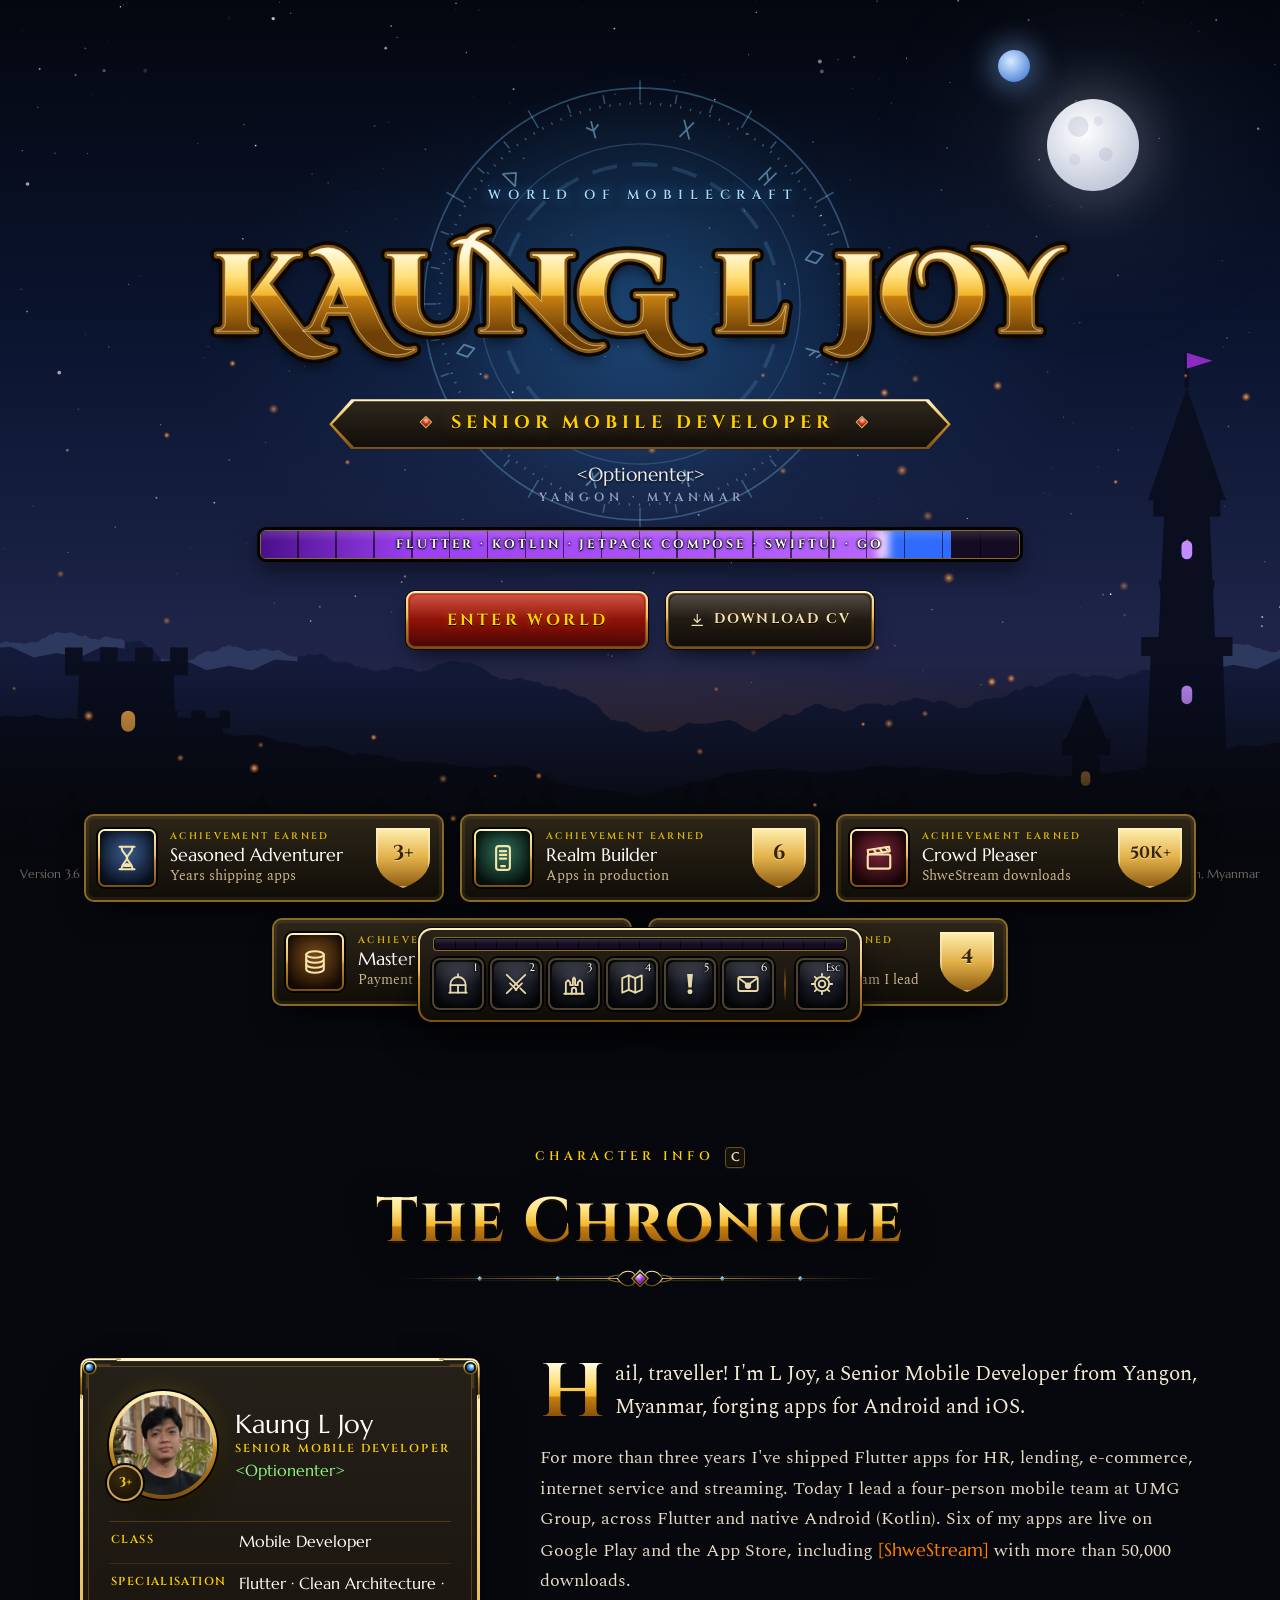
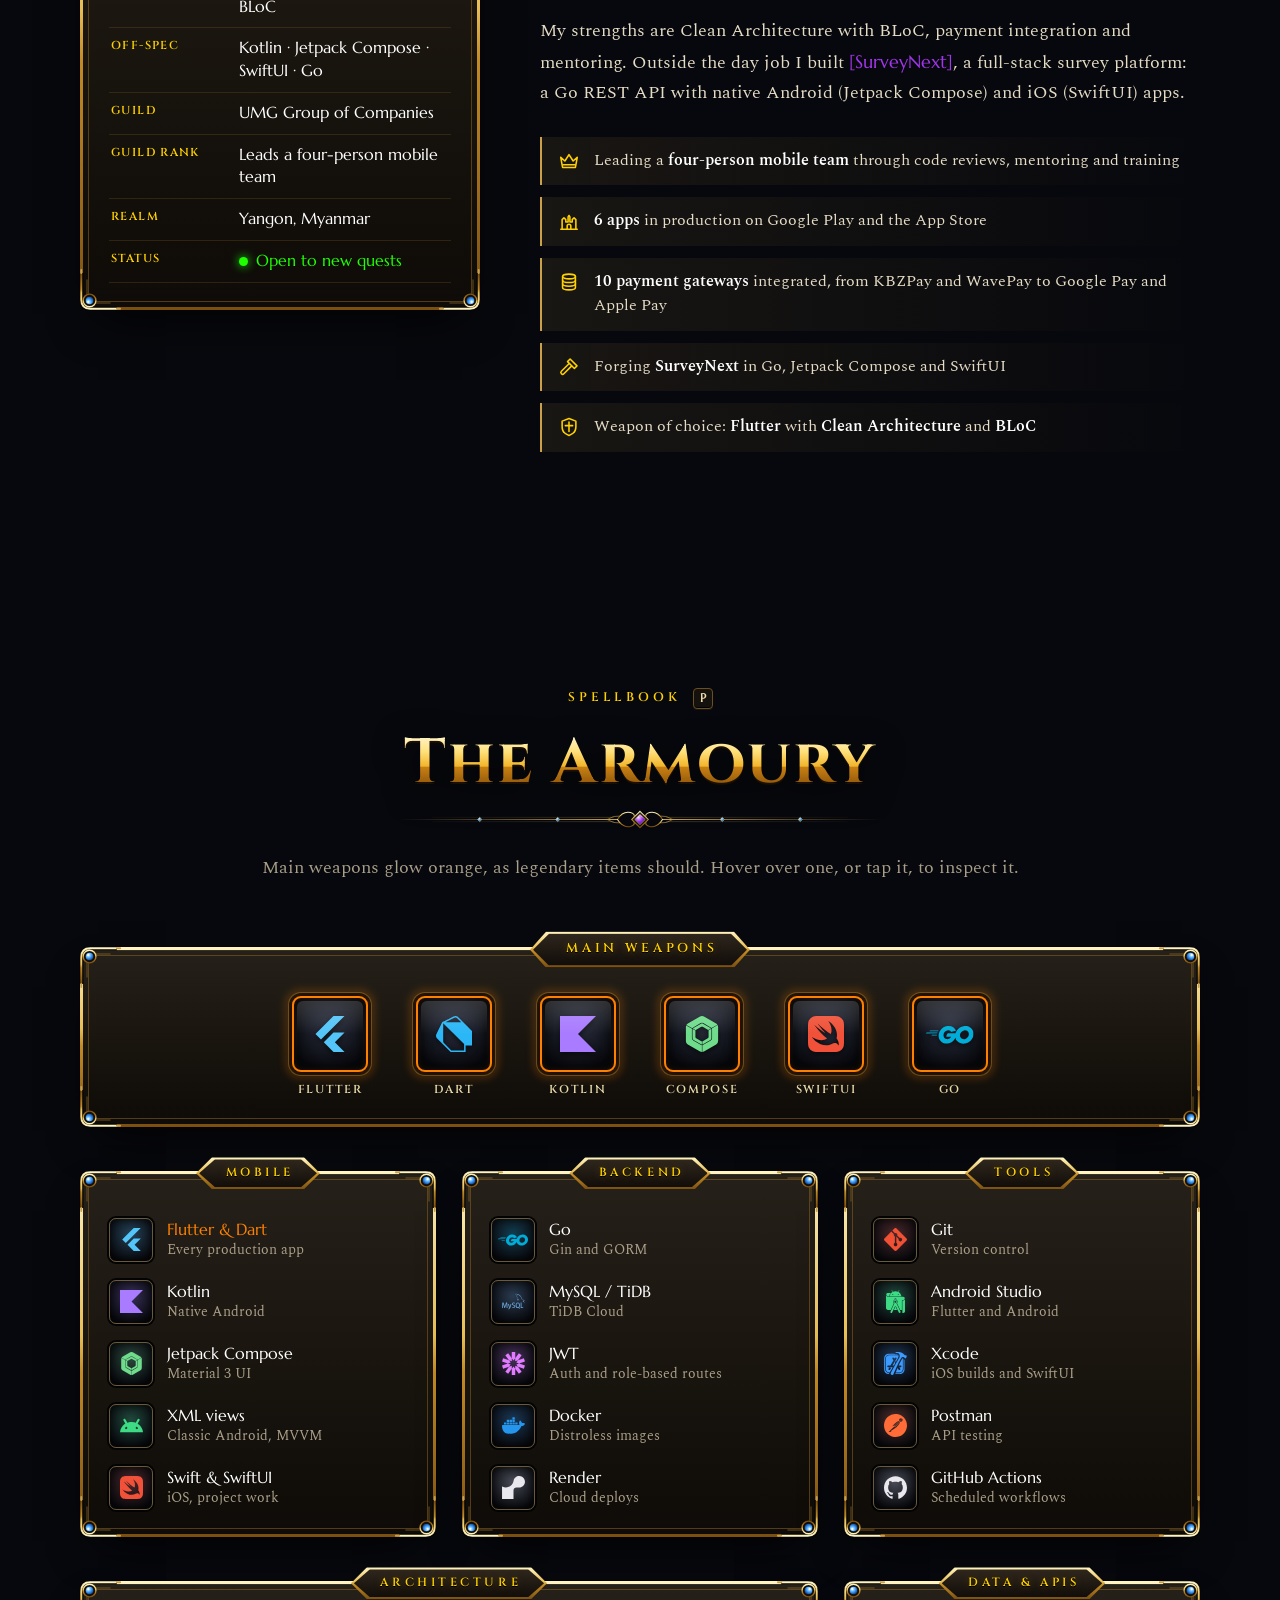
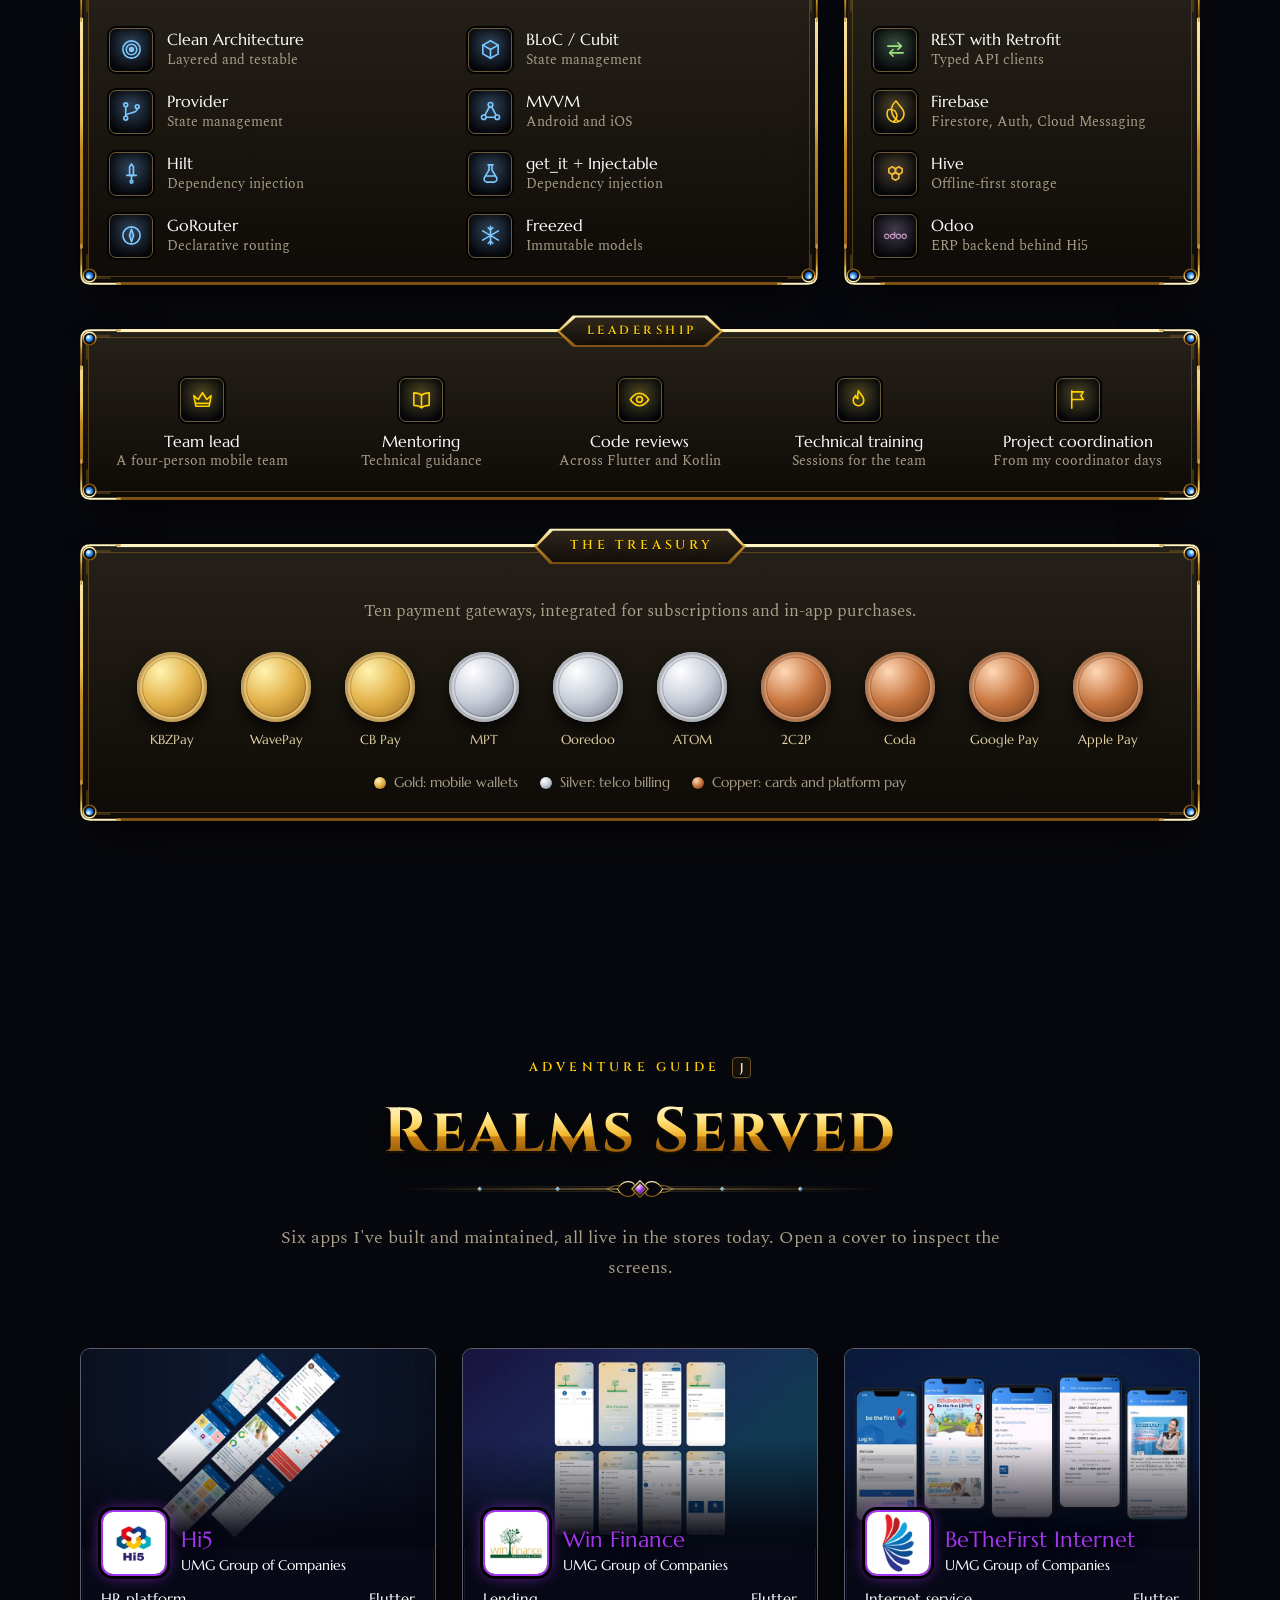
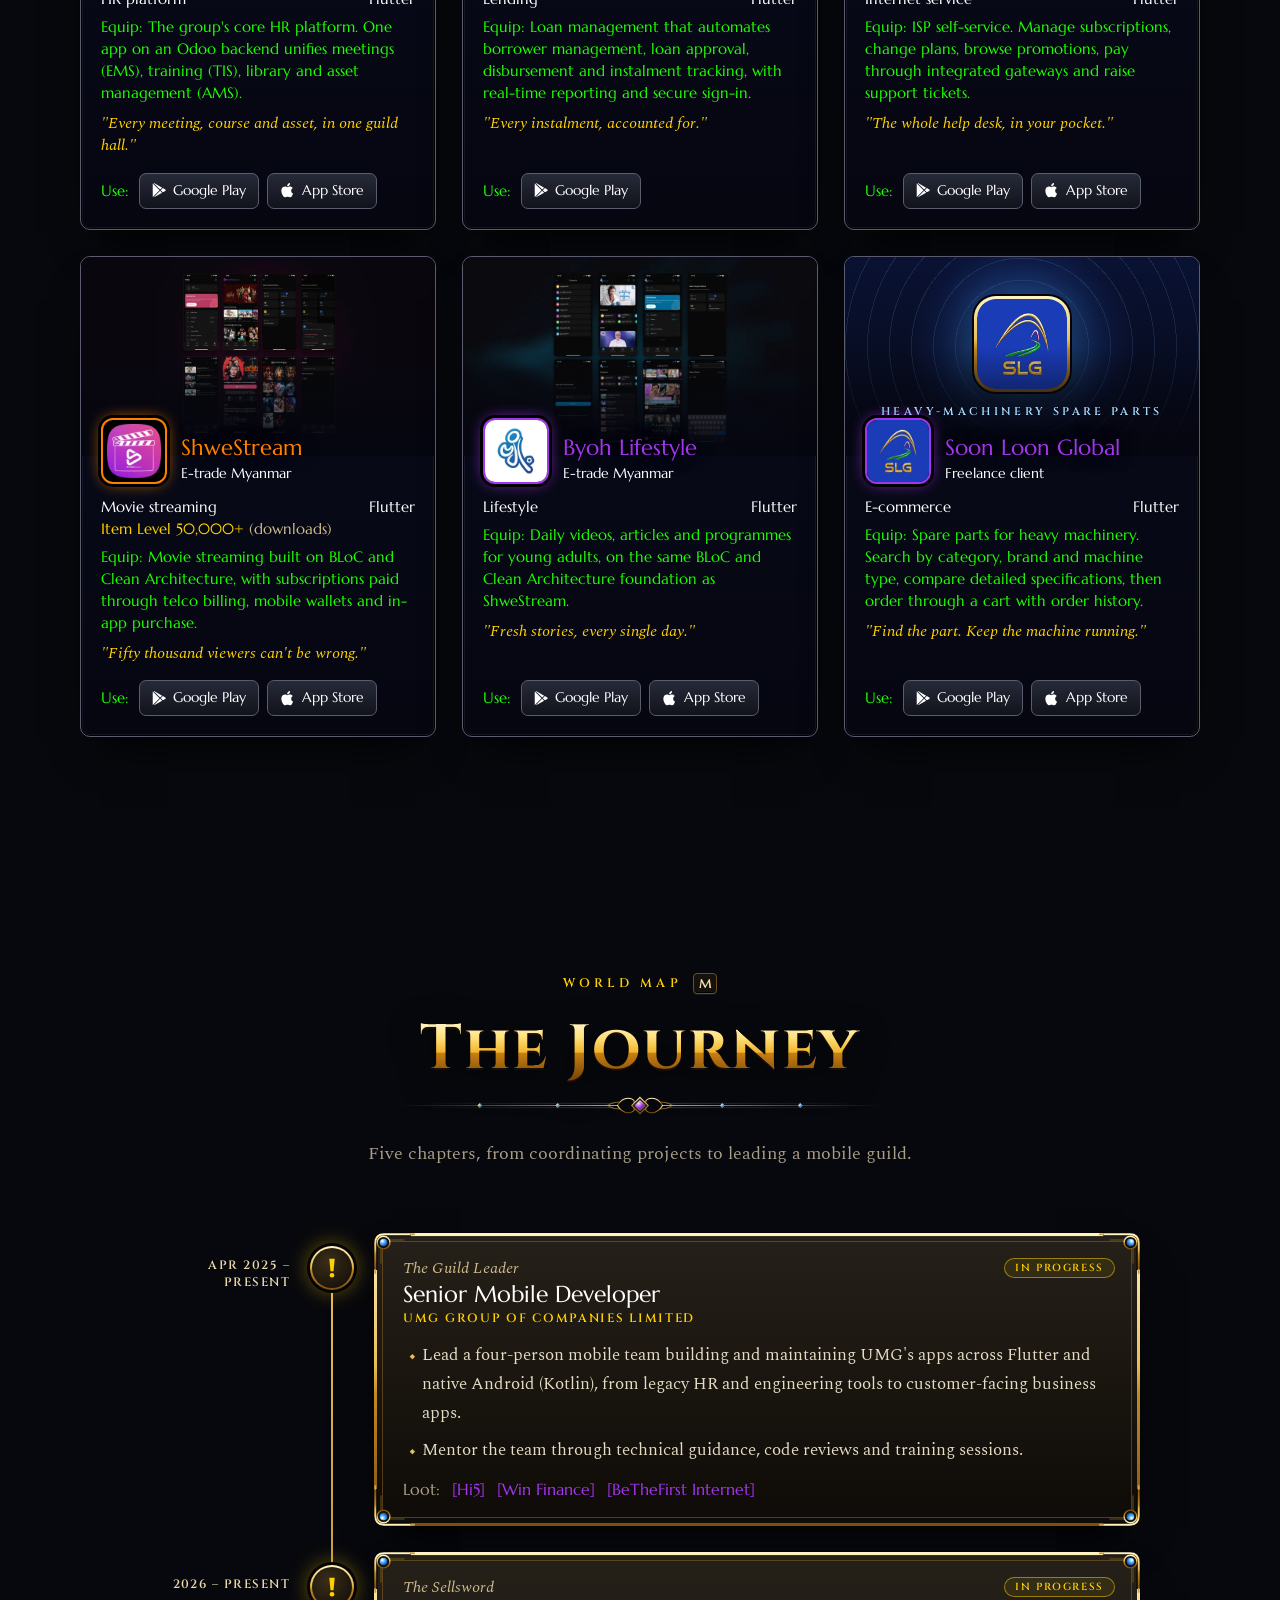
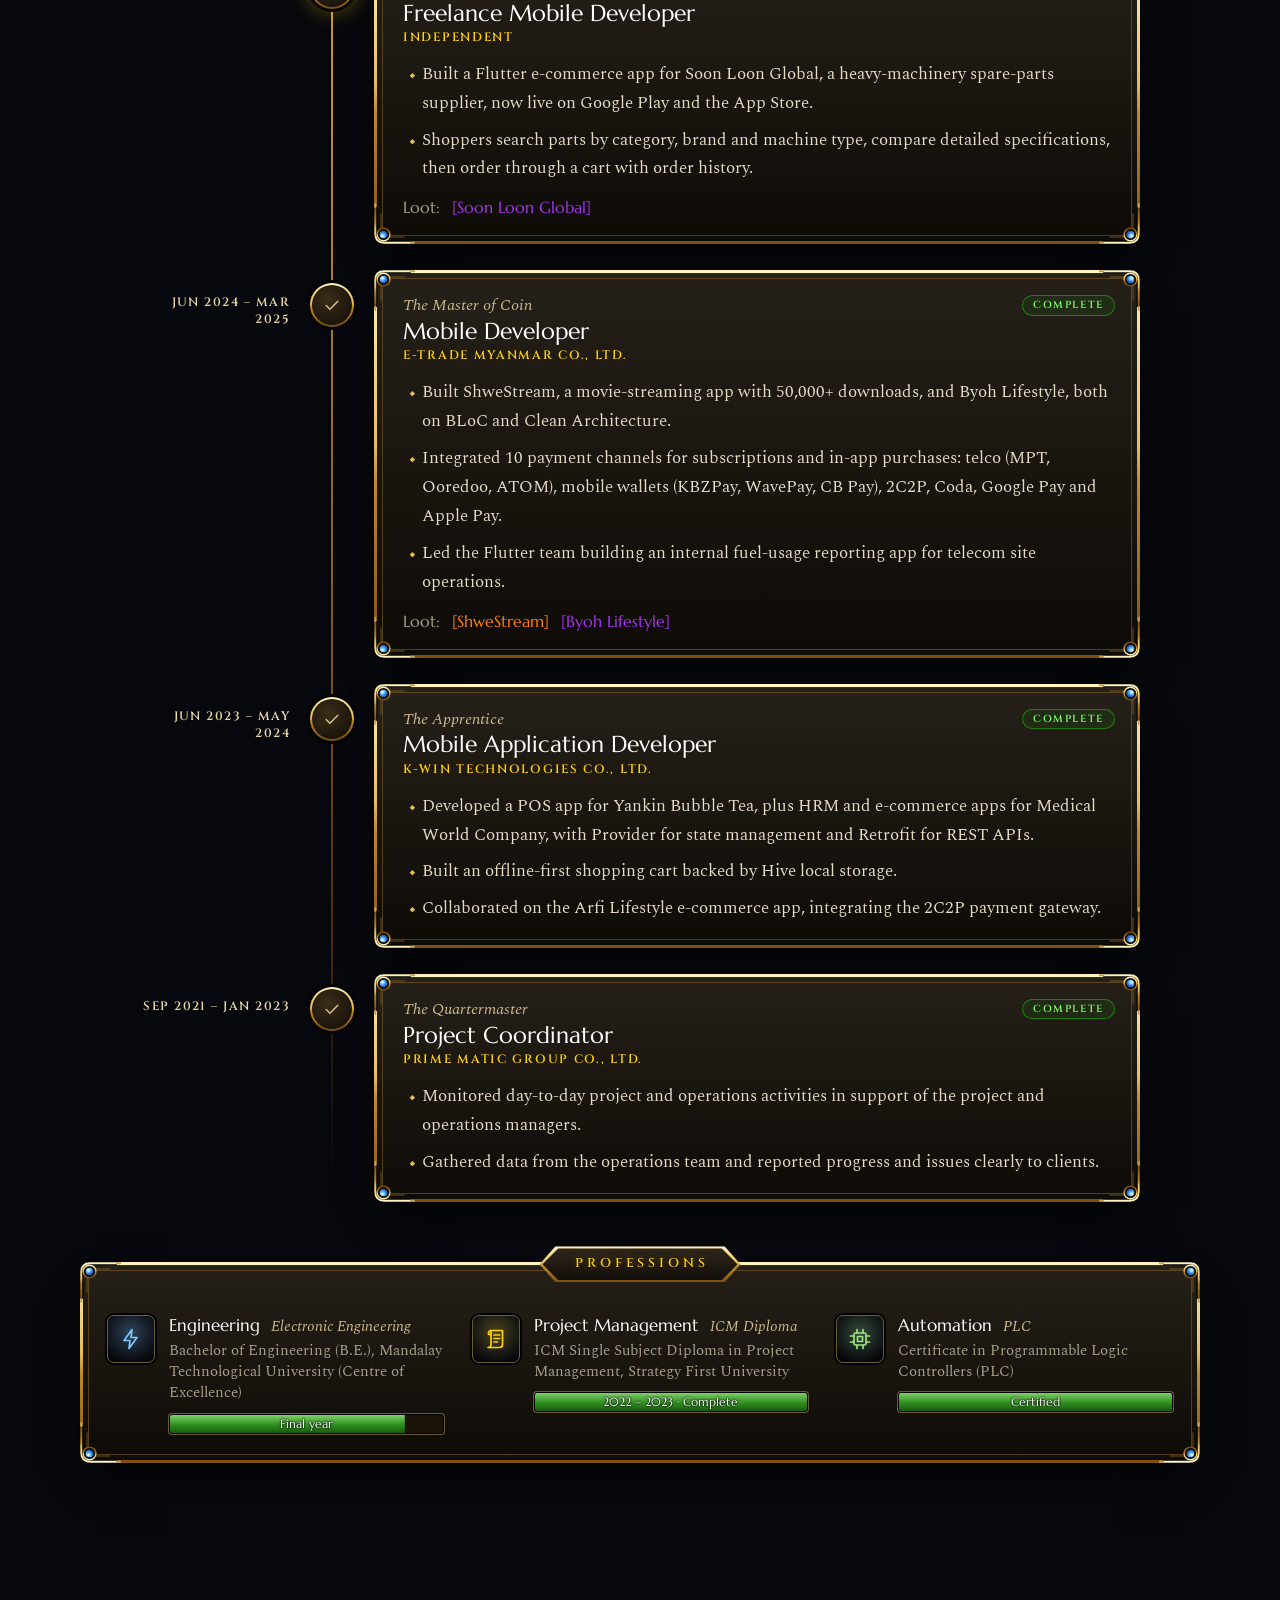
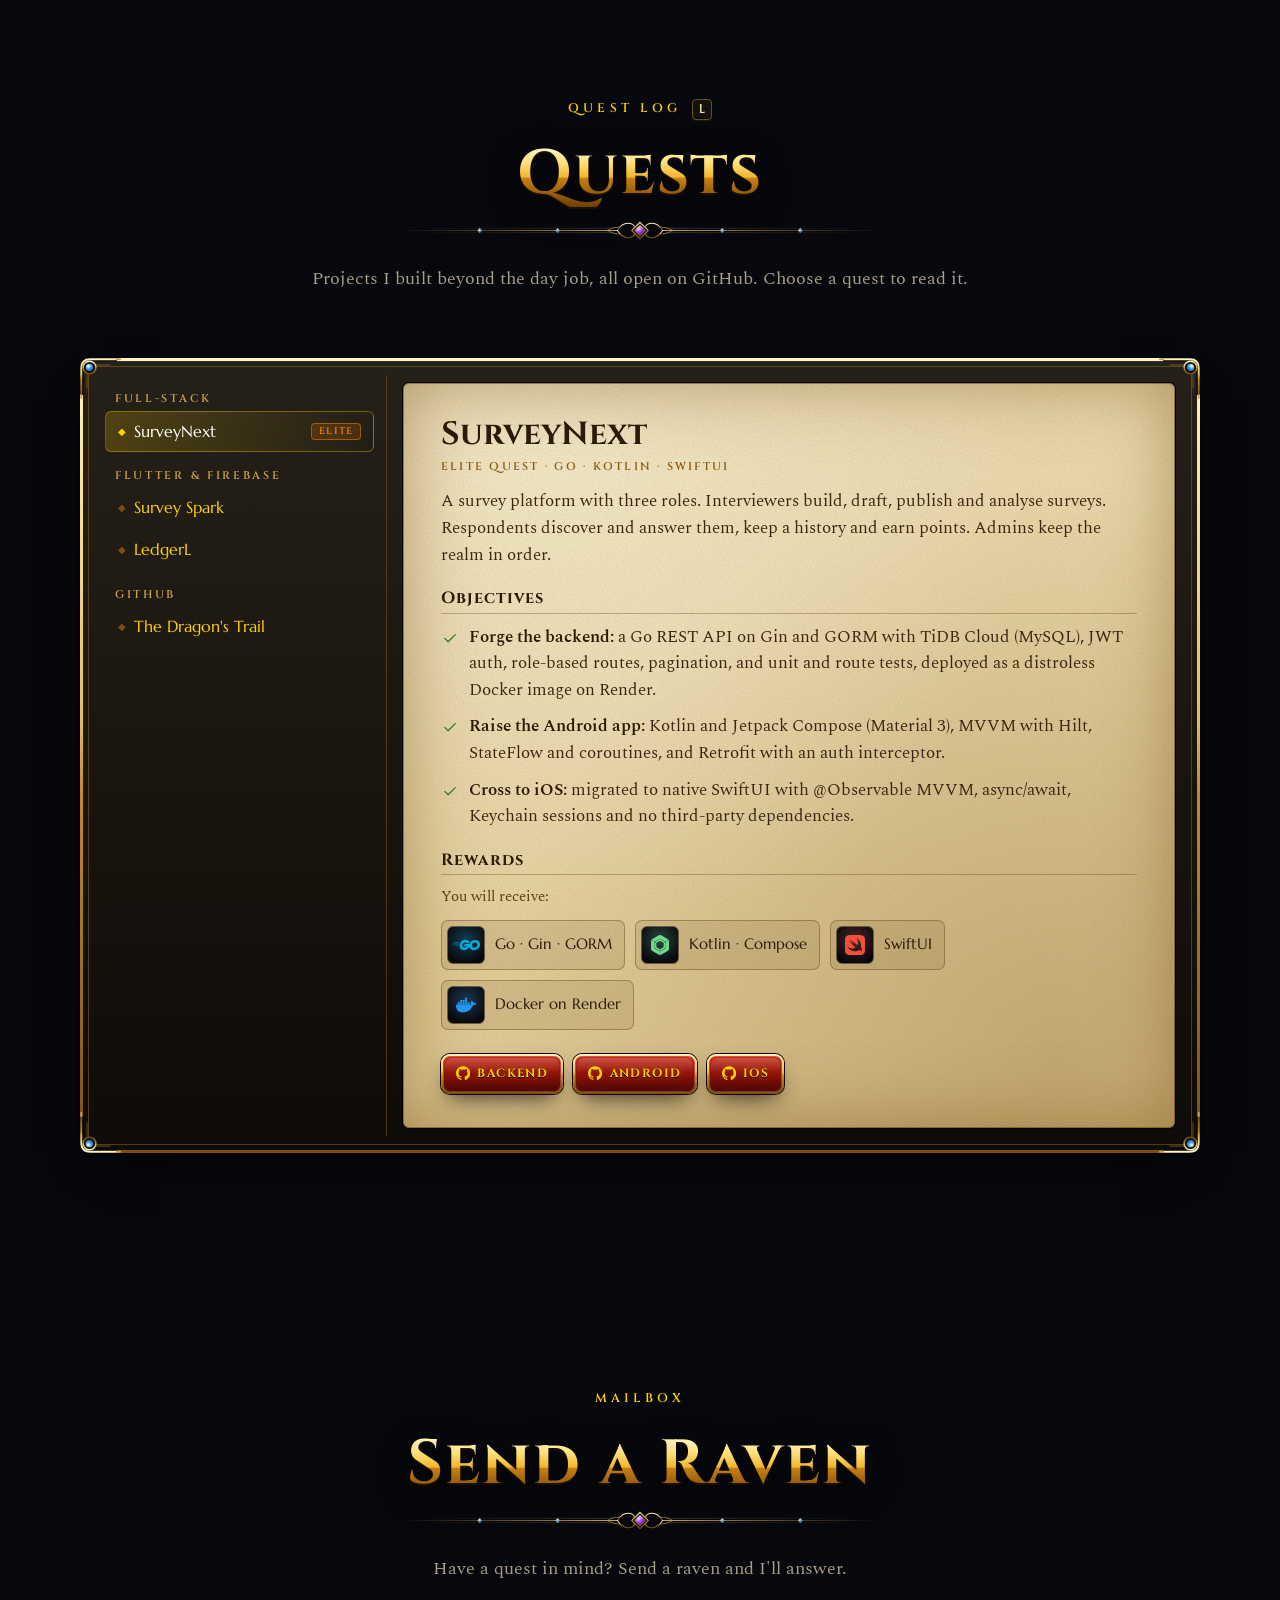
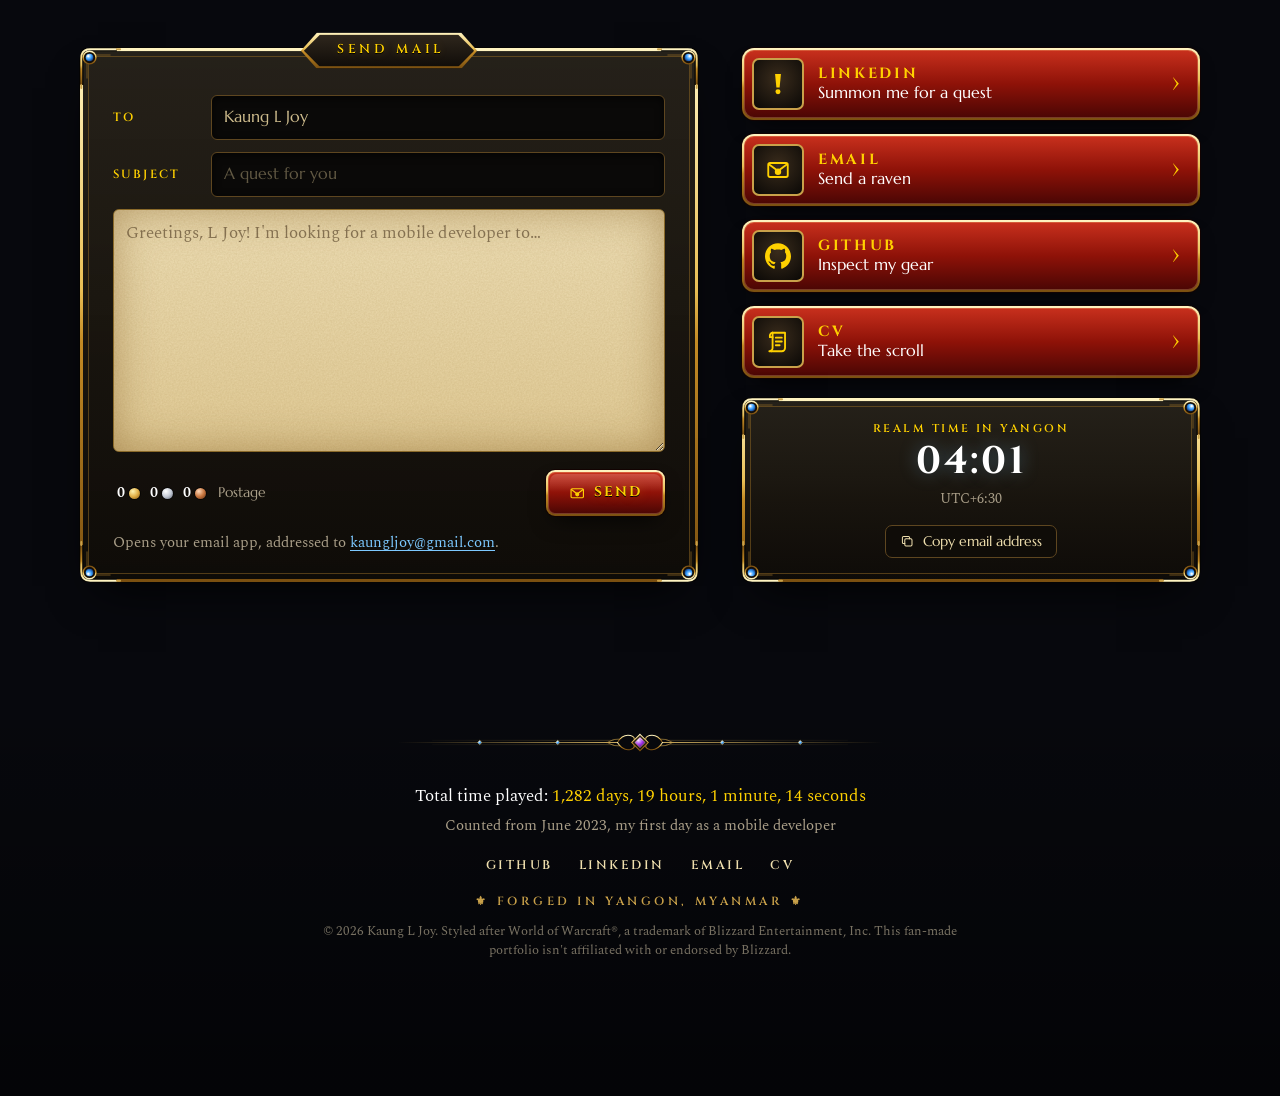
<file: index.html>
<!doctype html>
<html lang="en" class="no-js">
<head>
  <meta charset="utf-8">
  <meta name="viewport" content="width=device-width, initial-scale=1, viewport-fit=cover">
  <title>Kaung L Joy · Senior Mobile Developer</title>
  <meta name="description" content="Kaung L Joy is a Senior Mobile Developer in Yangon, Myanmar, building Flutter, Kotlin and SwiftUI apps with Go backends. Six apps in production, including ShweStream with 50,000+ downloads.">
  <meta name="author" content="Kaung L Joy">
  <meta name="theme-color" content="#07080d">
  <meta name="color-scheme" content="dark">
  <link rel="canonical" href="https://gen-lj.github.io/">

  <meta property="og:type" content="website">
  <meta property="og:site_name" content="Kaung L Joy">
  <meta property="og:url" content="https://gen-lj.github.io/">
  <meta property="og:title" content="Kaung L Joy · Senior Mobile Developer">
  <meta property="og:description" content="Flutter · Kotlin · Jetpack Compose · SwiftUI · Go. Six apps in production, ten payment gateways and a four-person mobile team, told as a World of Warcraft–style chronicle.">
  <meta property="og:image" content="https://gen-lj.github.io/assets/img/og.png">
  <meta property="og:image:width" content="1200">
  <meta property="og:image:height" content="630">
  <meta property="og:image:alt" content="Kaung L Joy, Senior Mobile Developer, in carved gold lettering over a night sky">
  <meta name="twitter:card" content="summary_large_image">

  <link rel="icon" href="favicon.svg" type="image/svg+xml">
  <link rel="icon" href="favicon-32.png" sizes="32x32" type="image/png">
  <link rel="apple-touch-icon" href="apple-touch-icon.png">
  <link rel="manifest" href="site.webmanifest">

  <link rel="preconnect" href="https://fonts.googleapis.com">
  <link rel="preconnect" href="https://fonts.gstatic.com" crossorigin>
  <link rel="stylesheet" href="https://fonts.googleapis.com/css2?family=Cinzel:wght@500;600;700;800&family=Marcellus&family=Spectral:ital,wght@0,400;0,500;0,600;1,400&display=swap">
  <link rel="stylesheet" href="assets/css/style.css">

  <script>
    (function (root) {
      root.classList.remove('no-js');
      root.classList.add('js');
      try {
        var calm = matchMedia('(prefers-reduced-motion: reduce)').matches;
        var pref = localStorage.getItem('klj-motion');
        if (pref === 'off') calm = true;
        if (pref === 'on') calm = false;
        if (calm) root.classList.add('calm');
        if (!calm && !sessionStorage.getItem('klj-loaded')) root.classList.add('is-loading');
      } catch (e) {}
      // If the script never starts (blocked or broken), show everything as plain HTML.
      setTimeout(function () {
        if (!window.__kljReady) {
          root.classList.remove('js', 'is-loading');
          root.classList.add('no-js');
        }
      }, 6000);
    })(document.documentElement);
  </script>
  <script defer src="assets/js/main.js"></script>

  <script type="application/ld+json">
  {
    "@context": "https://schema.org",
    "@type": "Person",
    "name": "Kaung L Joy",
    "jobTitle": "Senior Mobile Developer",
    "url": "https://gen-lj.github.io/",
    "image": "https://gen-lj.github.io/assets/img/avatar.jpg",
    "email": "mailto:kaungljoy@gmail.com",
    "address": { "@type": "PostalAddress", "addressLocality": "Yangon", "addressCountry": "MM" },
    "worksFor": { "@type": "Organization", "name": "UMG Group of Companies Limited" },
    "sameAs": ["https://github.com/Gen-LJ", "https://www.linkedin.com/in/kaung-l-joy/"],
    "knowsAbout": ["Flutter", "Dart", "Kotlin", "Jetpack Compose", "Swift", "SwiftUI", "Go", "Clean Architecture", "BLoC", "Payment gateway integration"]
  }
  </script>
</head>
<body>
<svg class="sprite" xmlns="http://www.w3.org/2000/svg" aria-hidden="true" focusable="false">
<defs>
<linearGradient id="klj-gold" gradientUnits="userSpaceOnUse" x1="0" y1="131.6" x2="0" y2="202"><stop offset="0" stop-color="#fffbe2"/><stop offset=".32" stop-color="#ffe07a"/><stop offset=".54" stop-color="#f2b52c"/><stop offset=".56" stop-color="#c77f12"/><stop offset="1" stop-color="#6e4006"/></linearGradient>
<linearGradient id="klj-shine" x1="0" y1="0" x2="1" y2="0"><stop offset="0" stop-color="#fff" stop-opacity="0"/><stop offset=".5" stop-color="#fffbe8" stop-opacity=".85"/><stop offset="1" stop-color="#fff" stop-opacity="0"/></linearGradient>
<linearGradient id="gold-v" x1="0" y1="0" x2="0" y2="1"><stop offset="0" stop-color="#fff4c2"/><stop offset=".45" stop-color="#e9bf55"/><stop offset=".55" stop-color="#c38a24"/><stop offset="1" stop-color="#7a4f10"/></linearGradient>
<filter id="klj-blur" x="-10%" y="-40%" width="120%" height="180%"><feGaussianBlur stdDeviation="5"/></filter>
<path id="klj-name" d="M289.3 199.1Q291.7 199.1 293.4 197.4Q295.1 195.7 295.2 193.3V142.2Q295.1 139.8 293.4 138.2Q291.7 136.5 289.3 136.5H288.1V135.6H321.1V136.5H319.9Q317.5 136.5 315.8 138.2Q314.1 139.8 314 142.2V193.3Q314 195.7 315.8 197.4Q317.5 199.1 319.9 199.1H321.1V200H288.1V199.1ZM387 216.3Q377.9 221.4 369.4 221.4Q357.5 221.4 346 209.5Q341.7 205.1 337.2 198.8L317 170.7L339 140.8Q339.6 139.8 339.6 139.1Q339.6 138.4 339.3 137.8Q338.7 136.4 336.8 136.4H335.8V135.6H358V136.4H357.7Q351.5 136.4 347.5 140.9L331.8 160L352.9 189.6Q362.9 203.7 370.1 209.1Q377.3 214.5 386.8 215.3ZM453.9 215.7Q446.9 219.9 439.5 219.9Q432.1 219.9 425.6 217.1Q419 214.4 412.7 207.5Q406.4 200.6 402.3 190.8L399.8 184.7H380.2L376.5 193.3Q376 194.5 376 195.2Q376 196 376.3 196.8Q376.7 197.7 377.7 198.4Q378.8 199.1 380 199.1H380.8V200H360.3V199.1H361.1Q363.2 199.1 365.3 197.8Q367.4 196.6 368.7 194.1L387.5 152.9Q384.8 145.3 383 142.6Q381.2 140 380 138.6Q377.8 136.1 374.5 134.9Q373.2 134.4 371.4 134.4Q369.7 134.4 367.5 135.2L367.3 134.3Q374.6 130 381.4 130Q391.3 130 399.3 139.7Q403.3 144.8 406.6 152L421.3 185.7Q425.3 195 427.3 198.2Q429.2 201.4 430.7 203.6Q432.2 205.9 433.7 207.5Q435.2 209.2 436.9 210.8Q440 213.5 444.6 214.9Q446.5 215.5 448.8 215.5Q451.2 215.5 453.8 214.8ZM382.2 180.1H398L392.2 165.9Q391.5 164.2 390.5 161.2ZM513.9 115.1Q515.2 115.1 516.5 115.3V116.2Q508.2 117.2 504 124Q499.7 130.8 499.7 142V176.4Q499.5 188.5 491.9 194.9Q484.4 201.3 469.5 201.3Q454.5 201.3 446 194.7Q437.4 188 437.4 177Q437.4 176.7 437.4 176.4V141Q437.4 139.1 436 137.8Q434.6 136.5 432.6 136.5H431.1V135.6H462.6V136.5H461.2Q458.3 136.5 456.9 138.7Q456.4 139.7 456.3 140.8V176.1Q456.3 185.6 461.1 191.1Q466 196.6 474 196.6Q474.1 196.6 474.1 196.6Q474.1 196.6 474.2 196.6Q481.9 196.6 486.8 191.5Q491.7 186.4 491.7 177.3V142Q491.7 130.6 498.3 122.4Q501.5 118.7 505.7 116.9Q509.8 115.1 513.9 115.1ZM612.5 212.4Q606.9 215.9 600.3 215.9Q594.6 215.9 588.5 212.5Q582.1 209.1 576 202.9L535.7 161.1V193.5Q535.7 195.9 537.3 197.5Q539 199.1 541.3 199.1H543V200H509.3V199.1H511.1Q513.4 199.1 515 197.5Q516.7 195.9 516.7 193.5V141.4Q502.5 126.3 491.9 126.3Q489.2 126.3 486.7 127.2L486.3 126.4Q491.4 122.7 497.4 122.7Q501.3 122.7 505.4 124.2Q509.5 125.8 512.6 127.7Q518.3 131.5 522.7 136L560.5 175.1V142.1Q560.4 139.7 558.7 138.1Q557.1 136.5 554.8 136.5H553V135.6H586.7V136.5H585.1Q582.8 136.5 581.1 138.1Q579.4 139.7 579.4 142V194.6L581 196.3Q581 196.3 583.2 198.6Q585.3 200.9 586.1 201.7Q586.9 202.4 589.3 204.6Q591.7 206.7 593.2 207.6Q594.6 208.5 597.2 209.9Q599.8 211.3 601.9 211.7Q604.3 212.2 607 212.2Q609.6 212.2 612.1 211.5ZM678.6 219.5Q676.4 219.5 674.2 219.2Q665 217.8 658.3 212.3Q651.5 206.9 648.2 198.8Q640.2 201.3 631.4 201.3Q614 201.3 603.2 192Q592.4 182.8 592.4 167.7Q592.4 152.6 603.4 143.5Q614.5 134.3 632.5 134.3Q642.9 134.3 652.7 136.4Q657.2 137.3 659.9 138.5L659 156.1H658.2Q656 147.5 649.5 143.2Q643 138.9 633.8 138.9Q624.6 138.9 618.6 147Q612.6 155.1 612.6 168.4Q612.6 176.7 615.2 183.2Q617.8 189.6 622.6 193.1Q627.3 196.7 633.2 196.7Q639 196.7 642.4 194Q645.7 191.3 645.7 186.8V174.3Q645.8 172.3 644.6 171.2Q643.4 170.1 641.1 170.1H639.7V169.2H670.6V170.1H669.1Q666.9 170.1 665.7 171.2Q664.5 172.3 664.6 174.3V189.2Q664.6 194.6 666.7 199.8Q671.5 211.4 682 214.7Q685 215.6 688.1 215.6Q691.1 215.6 694 215L694.2 215.9Q685.9 219.5 678.6 219.5ZM709.6 199.1Q712 199.1 713.7 197.4Q715.4 195.7 715.5 193.3V142.3Q715.4 138.9 712.6 137.3Q711.2 136.5 709.6 136.5H708.4V135.6H741.5V136.5H740.3Q737.9 136.5 736.1 138.2Q734.4 139.9 734.4 142.3V195.3H745.7Q752.4 195.3 757.6 190.9Q762.7 186.5 764.8 178.7H765.8L762.3 200H708.4V199.1ZM840.8 136.5Q837.5 136.5 835.8 139.4Q835 140.7 834.9 142.3V192.6Q834.9 200 832.6 206.2Q830.2 212.3 825.6 216.3Q820.9 220.2 814.2 220.2Q807.4 220.2 798.9 215.6L799 214.8Q800.5 215.1 802 215.1Q803.5 215.1 805.4 214.7Q807.4 214.3 809.2 213Q810.9 211.8 812.2 209.8Q813.5 207.7 814.2 205.7Q815 203.6 815.3 201.1Q816.1 197.1 816.1 192.4V142.3Q816 139.9 814.3 138.2Q812.6 136.5 810.2 136.5H809V135.6H842V136.5ZM879.3 160.2Q876.5 155.4 876.5 150Q876.5 142.7 882 138.1Q885.3 135.2 890.2 134.3Q893.1 133.9 894.9 133.9Q896.7 133.9 898.7 133.9Q900.8 133.9 904.7 135.1Q908.6 136.3 912.3 138Q915.9 139.7 919.2 142.7Q922.5 145.6 925 149.1Q930.3 156.7 930.3 167.3Q930.3 182.8 918.8 192Q907.4 201.3 888.5 201.3Q869.7 201.3 858.1 192Q846.5 182.7 846.5 167.5Q846.5 155 854.3 146Q862 137.1 874.5 135L875.1 135.9Q871.3 139.8 869.1 147.6Q866.8 155.4 866.8 164.4Q866.8 179 872.7 187.9Q878.6 196.7 888.4 196.7Q898.2 196.7 904.1 188.7Q910 180.7 910 167.3Q910 158.9 907.6 152.2Q905.3 145.4 901.1 142.1Q897 138.8 892.4 138.8Q886.4 138.8 883.2 142.4Q879.4 146.5 879.4 152.7Q879.4 156.2 880.4 160.2ZM927.7 130Q941.1 130 951.5 136.2Q963.7 143.7 968.8 157.6Q972.5 146.7 980.5 138.4Q984.4 134.4 988.7 132.2Q993.1 130.1 997.1 130.1Q997.8 130.1 998.4 130.2V131.1Q994.2 131.3 989.6 135.6Q984.9 139.8 981.3 145.9Q977.7 152.1 975.1 158.7Q972.5 165.3 971.8 170.4V193.3Q971.8 196.6 974.7 198.3Q976.1 199.1 977.7 199.1H978.8L978.9 200H945.9V199.1H947.1Q949.5 199.1 951.2 197.4Q952.9 195.7 953 193.3V170.4Q951 160.7 946 151.1Q943.2 145.9 939.9 141.7Q936.6 137.4 932 134.4Q927.4 131.5 922.5 131.1V130.2Q925.2 130 927.7 130Z"/>
<clipPath id="klj-clip"><use href="#klj-name"/></clipPath>
</defs>
<symbol id="si-flutter" viewBox="0 0 24 24"><path d="M14.314 0L2.3 12 6 15.7 21.684.013h-7.357zm.014 11.072L7.857 17.53l6.47 6.47H21.7l-6.46-6.468 6.46-6.46h-7.37z"/></symbol>
<symbol id="si-dart" viewBox="0 0 24 24"><path d="M4.105 4.105S9.158 1.58 11.684.316a3.079 3.079 0 0 1 1.481-.315c.766.047 1.677.788 1.677.788L24 9.948v9.789h-4.263V24H9.789l-9-9C.303 14.5 0 13.795 0 13.105c0-.319.18-.818.316-1.105l3.789-7.895zm.679.679v11.787c.002.543.021 1.024.498 1.508L10.204 23h8.533v-4.263L4.784 4.784zm12.055-.678c-.899-.896-1.809-1.78-2.74-2.643-.302-.267-.567-.468-1.07-.462-.37.014-.87.195-.87.195L6.341 4.105l10.498.001z"/></symbol>
<symbol id="si-kotlin" viewBox="0 0 24 24"><path d="M24 24H0V0h24L12 12Z"/></symbol>
<symbol id="si-jetpackcompose" viewBox="0 0 24 24"><path d="M12.135.003a2.577 2.577 0 0 0-1.42.344L2.55 5.06a2.577 2.577 0 0 0-.953.967l3.957 2.17a1.765 1.765 0 0 1 .603-.588l4.951-2.86a1.761 1.761 0 0 1 1.76 0l4.951 2.86a1.753 1.753 0 0 1 .526.46l3.921-2.265a2.577 2.577 0 0 0-.816-.744L13.291.347a2.577 2.577 0 0 0-1.152-.34Zm-.145 4.912a1.36 1.36 0 0 0-.68.182L6.36 7.953a1.345 1.345 0 0 0-.454.435l1.92 1.055a1.05 1.05 0 0 1 .31-.275l3.34-1.928a1.054 1.054 0 0 1 1.051 0l3.336 1.928a1.066 1.066 0 0 1 .238.199l.018-.01-.002-.002 1.877-1.08a1.353 1.353 0 0 0-.373-.322l-4.95-2.86a1.357 1.357 0 0 0-.68-.178Zm10.432 1.149-3.92 2.26a1.757 1.757 0 0 1 .2.812v5.715c0 .627-.332 1.21-.88 1.528l-4.95 2.86a1.761 1.761 0 0 1-.64.214v4.524a2.577 2.577 0 0 0 1.059-.313l8.162-4.713a2.577 2.577 0 0 0 1.289-2.23V7.297a2.577 2.577 0 0 0-.318-1.228Zm-20.937.238a2.577 2.577 0 0 0-.227.99v9.43c0 .918.491 1.767 1.293 2.229l8.162 4.713a2.57 2.57 0 0 0 1.225.336v-4.531a1.761 1.761 0 0 1-.833-.235L6.156 16.38a1.765 1.765 0 0 1-.877-1.528V9.136a1.776 1.776 0 0 1 .131-.676Zm16.67 2.223-1.89 1.092a1.058 1.058 0 0 1 .124.46v3.856c0 .378-.2.72-.526.907l-3.336 1.93a1.04 1.04 0 0 1-.295.107v2.17c.152-.027.304-.078.44-.157l4.949-2.859a1.36 1.36 0 0 0 .68-1.18V9.136a1.36 1.36 0 0 0-.147-.607Zm-12.387.13a1.36 1.36 0 0 0-.088.481v5.715a1.36 1.36 0 0 0 .68 1.18l4.95 2.86c.194.112.412.166.627.177v-2.174a1.054 1.054 0 0 1-.46-.123L8.14 14.843a1.054 1.054 0 0 1-.532-.908v-3.853a.99.99 0 0 1 .077-.38l-.034-.013z"/></symbol>
<symbol id="si-swift" viewBox="0 0 24 24"><path d="M7.508 0c-.287 0-.573 0-.86.002-.241.002-.483.003-.724.01-.132.003-.263.009-.395.015A9.154 9.154 0 0 0 4.348.15 5.492 5.492 0 0 0 2.85.645 5.04 5.04 0 0 0 .645 2.848c-.245.48-.4.972-.495 1.5-.093.52-.122 1.05-.136 1.576a35.2 35.2 0 0 0-.012.724C0 6.935 0 7.221 0 7.508v8.984c0 .287 0 .575.002.862.002.24.005.481.012.722.014.526.043 1.057.136 1.576.095.528.25 1.02.495 1.5a5.03 5.03 0 0 0 2.205 2.203c.48.244.97.4 1.498.495.52.093 1.05.124 1.576.138.241.007.483.009.724.01.287.002.573.002.86.002h8.984c.287 0 .573 0 .86-.002.241-.001.483-.003.724-.01a10.523 10.523 0 0 0 1.578-.138 5.322 5.322 0 0 0 1.498-.495 5.035 5.035 0 0 0 2.203-2.203c.245-.48.4-.972.495-1.5.093-.52.124-1.05.138-1.576.007-.241.009-.481.01-.722.002-.287.002-.575.002-.862V7.508c0-.287 0-.573-.002-.86a33.662 33.662 0 0 0-.01-.724 10.5 10.5 0 0 0-.138-1.576 5.328 5.328 0 0 0-.495-1.5A5.039 5.039 0 0 0 21.152.645 5.32 5.32 0 0 0 19.654.15a10.493 10.493 0 0 0-1.578-.138 34.98 34.98 0 0 0-.722-.01C17.067 0 16.779 0 16.492 0H7.508zm6.035 3.41c4.114 2.47 6.545 7.162 5.549 11.131-.024.093-.05.181-.076.272l.002.001c2.062 2.538 1.5 5.258 1.236 4.745-1.072-2.086-3.066-1.568-4.088-1.043a6.803 6.803 0 0 1-.281.158l-.02.012-.002.002c-2.115 1.123-4.957 1.205-7.812-.022a12.568 12.568 0 0 1-5.64-4.838c.649.48 1.35.902 2.097 1.252 3.019 1.414 6.051 1.311 8.197-.002C9.651 12.73 7.101 9.67 5.146 7.191a10.628 10.628 0 0 1-1.005-1.384c2.34 2.142 6.038 4.83 7.365 5.576C8.69 8.408 6.208 4.743 6.324 4.86c4.436 4.47 8.528 6.996 8.528 6.996.154.085.27.154.36.213.085-.215.16-.437.224-.668.708-2.588-.09-5.548-1.893-7.992z"/></symbol>
<symbol id="si-android" viewBox="0 0 24 24"><path d="M18.4395 5.5586c-.675 1.1664-1.352 2.3318-2.0274 3.498-.0366-.0155-.0742-.0286-.1113-.043-1.8249-.6957-3.484-.8-4.42-.787-1.8551.0185-3.3544.4643-4.2597.8203-.084-.1494-1.7526-3.021-2.0215-3.4864a1.1451 1.1451 0 0 0-.1406-.1914c-.3312-.364-.9054-.4859-1.379-.203-.475.282-.7136.9361-.3886 1.5019 1.9466 3.3696-.0966-.2158 1.9473 3.3593.0172.031-.4946.2642-1.3926 1.0177C2.8987 12.176.452 14.772 0 18.9902h24c-.119-1.1108-.3686-2.099-.7461-3.0683-.7438-1.9118-1.8435-3.2928-2.7402-4.1836a12.1048 12.1048 0 0 0-2.1309-1.6875c.6594-1.122 1.312-2.2559 1.9649-3.3848.2077-.3615.1886-.7956-.0079-1.1191a1.1001 1.1001 0 0 0-.8515-.5332c-.5225-.0536-.9392.3128-1.0488.5449zm-.0391 8.461c.3944.5926.324 1.3306-.1563 1.6503-.4799.3197-1.188.0985-1.582-.4941-.3944-.5927-.324-1.3307.1563-1.6504.4727-.315 1.1812-.1086 1.582.4941zM7.207 13.5273c.4803.3197.5506 1.0577.1563 1.6504-.394.5926-1.1038.8138-1.584.4941-.48-.3197-.5503-1.0577-.1563-1.6504.4008-.6021 1.1087-.8106 1.584-.4941z"/></symbol>
<symbol id="si-apple" viewBox="0 0 24 24"><path d="M12.152 6.896c-.948 0-2.415-1.078-3.96-1.04-2.04.027-3.91 1.183-4.961 3.014-2.117 3.675-.546 9.103 1.519 12.09 1.013 1.454 2.208 3.09 3.792 3.039 1.52-.065 2.09-.987 3.935-.987 1.831 0 2.35.987 3.96.948 1.637-.026 2.676-1.48 3.676-2.948 1.156-1.688 1.636-3.325 1.662-3.415-.039-.013-3.182-1.221-3.22-4.857-.026-3.04 2.48-4.494 2.597-4.559-1.429-2.09-3.623-2.324-4.39-2.376-2-.156-3.675 1.09-4.61 1.09zM15.53 3.83c.843-1.012 1.4-2.427 1.245-3.83-1.207.052-2.662.805-3.532 1.818-.78.896-1.454 2.338-1.273 3.714 1.338.104 2.715-.688 3.559-1.701"/></symbol>
<symbol id="si-go" viewBox="0 0 24 24"><path d="M1.811 10.231c-.047 0-.058-.023-.035-.059l.246-.315c.023-.035.081-.058.128-.058h4.172c.046 0 .058.035.035.07l-.199.303c-.023.036-.082.07-.117.07zM.047 11.306c-.047 0-.059-.023-.035-.058l.245-.316c.023-.035.082-.058.129-.058h5.328c.047 0 .07.035.058.07l-.093.28c-.012.047-.058.07-.105.07zm2.828 1.075c-.047 0-.059-.035-.035-.07l.163-.292c.023-.035.07-.07.117-.07h2.337c.047 0 .07.035.07.082l-.023.28c0 .047-.047.082-.082.082zm12.129-2.36c-.736.187-1.239.327-1.963.514-.176.046-.187.058-.34-.117-.174-.199-.303-.327-.548-.444-.737-.362-1.45-.257-2.115.175-.795.514-1.204 1.274-1.192 2.22.011.935.654 1.706 1.577 1.835.795.105 1.46-.175 1.987-.77.105-.13.198-.27.315-.434H10.47c-.245 0-.304-.152-.222-.35.152-.362.432-.97.596-1.274a.315.315 0 01.292-.187h4.253c-.023.316-.023.631-.07.947a4.983 4.983 0 01-.958 2.29c-.841 1.11-1.94 1.8-3.33 1.986-1.145.152-2.209-.07-3.143-.77-.865-.655-1.356-1.52-1.484-2.595-.152-1.274.222-2.419.993-3.424.83-1.086 1.928-1.776 3.272-2.02 1.098-.2 2.15-.07 3.096.571.62.41 1.063.97 1.356 1.648.07.105.023.164-.117.2m3.868 6.461c-1.064-.024-2.034-.328-2.852-1.029a3.665 3.665 0 01-1.262-2.255c-.21-1.32.152-2.489.947-3.529.853-1.122 1.881-1.706 3.272-1.95 1.192-.21 2.314-.095 3.33.595.923.63 1.496 1.484 1.648 2.605.198 1.578-.257 2.863-1.344 3.962-.771.783-1.718 1.273-2.805 1.495-.315.06-.63.07-.934.106zm2.78-4.72c-.011-.153-.011-.27-.034-.387-.21-1.157-1.274-1.81-2.384-1.554-1.087.245-1.788.935-2.045 2.033-.21.912.234 1.835 1.075 2.21.643.28 1.285.244 1.905-.07.923-.48 1.425-1.228 1.484-2.233z"/></symbol>
<symbol id="si-mysql" viewBox="0 0 24 24"><path d="M16.405 5.501c-.115 0-.193.014-.274.033v.013h.014c.054.104.146.18.214.273.054.107.1.214.154.32l.014-.015c.094-.066.14-.172.14-.333-.04-.047-.046-.094-.08-.14-.04-.067-.126-.1-.18-.153zM5.77 18.695h-.927a50.854 50.854 0 00-.27-4.41h-.008l-1.41 4.41H2.45l-1.4-4.41h-.01a72.892 72.892 0 00-.195 4.41H0c.055-1.966.192-3.81.41-5.53h1.15l1.335 4.064h.008l1.347-4.064h1.095c.242 2.015.384 3.86.428 5.53zm4.017-4.08c-.378 2.045-.876 3.533-1.492 4.46-.482.716-1.01 1.073-1.583 1.073-.153 0-.34-.046-.566-.138v-.494c.11.017.24.026.386.026.268 0 .483-.075.647-.222.197-.18.295-.382.295-.605 0-.155-.077-.47-.23-.944L6.23 14.615h.91l.727 2.36c.164.536.233.91.205 1.123.4-1.064.678-2.227.835-3.483zm12.325 4.08h-2.63v-5.53h.885v4.85h1.745zm-3.32.135l-1.016-.5c.09-.076.177-.158.255-.25.433-.506.648-1.258.648-2.253 0-1.83-.718-2.746-2.155-2.746-.704 0-1.254.232-1.65.697-.43.508-.646 1.256-.646 2.245 0 .972.19 1.686.574 2.14.35.41.877.615 1.583.615.264 0 .506-.033.725-.098l1.325.772.36-.622zM15.5 17.588c-.225-.36-.337-.94-.337-1.736 0-1.393.424-2.09 1.27-2.09.443 0 .77.167.977.5.224.362.336.936.336 1.723 0 1.404-.424 2.108-1.27 2.108-.445 0-.77-.167-.978-.5zm-1.658-.425c0 .47-.172.856-.516 1.156-.344.3-.803.45-1.384.45-.543 0-1.064-.172-1.573-.515l.237-.476c.438.22.833.328 1.19.328.332 0 .593-.073.783-.22a.754.754 0 00.3-.615c0-.33-.23-.61-.648-.845-.388-.213-1.163-.657-1.163-.657-.422-.307-.632-.636-.632-1.177 0-.45.157-.81.47-1.085.315-.278.72-.415 1.22-.415.512 0 .98.136 1.4.41l-.213.476a2.726 2.726 0 00-1.064-.23c-.283 0-.502.068-.654.206a.685.685 0 00-.248.524c0 .328.234.61.666.85.393.215 1.187.67 1.187.67.433.305.648.63.648 1.168zm9.382-5.852c-.535-.014-.95.04-1.297.188-.1.04-.26.04-.274.167.055.053.063.14.11.214.08.134.218.313.346.407.14.11.28.216.427.31.26.16.555.255.81.416.145.094.293.213.44.313.073.05.12.14.214.172v-.02c-.046-.06-.06-.147-.105-.214-.067-.067-.134-.127-.2-.193a3.223 3.223 0 00-.695-.675c-.214-.146-.682-.35-.77-.595l-.013-.014c.146-.013.32-.066.46-.106.227-.06.435-.047.67-.106.106-.027.213-.06.32-.094v-.06c-.12-.12-.21-.283-.334-.395a8.867 8.867 0 00-1.104-.823c-.21-.134-.476-.22-.697-.334-.08-.04-.214-.06-.26-.127-.12-.146-.19-.34-.275-.514a17.69 17.69 0 01-.547-1.163c-.12-.262-.193-.523-.34-.763-.69-1.137-1.437-1.826-2.586-2.5-.247-.14-.543-.2-.856-.274-.167-.008-.334-.02-.5-.027-.11-.047-.216-.174-.31-.235-.38-.24-1.364-.76-1.644-.072-.18.434.267.862.422 1.082.115.153.26.328.34.5.047.116.06.235.107.356.106.294.207.622.347.897.073.14.153.287.247.413.054.073.146.107.167.227-.094.136-.1.334-.154.5-.24.757-.146 1.693.194 2.25.107.166.362.534.703.393.3-.12.234-.5.32-.835.02-.08.007-.133.048-.187v.015c.094.188.188.367.274.555.206.328.566.668.867.895.16.12.287.328.487.402v-.02h-.015c-.043-.058-.1-.086-.154-.133a3.445 3.445 0 01-.35-.4 8.76 8.76 0 01-.747-1.218c-.11-.21-.202-.436-.29-.643-.04-.08-.04-.2-.107-.24-.1.146-.247.273-.32.453-.127.288-.14.642-.188 1.01-.027.007-.014 0-.027.014-.214-.052-.287-.274-.367-.46-.2-.475-.233-1.238-.06-1.785.047-.14.247-.582.167-.716-.042-.127-.174-.2-.247-.303a2.478 2.478 0 01-.24-.427c-.16-.374-.24-.788-.414-1.162-.08-.173-.22-.354-.334-.513-.127-.18-.267-.307-.368-.52-.033-.073-.08-.194-.027-.274.014-.054.042-.075.094-.09.088-.072.335.022.422.062.247.1.455.194.662.334.094.066.195.193.315.226h.14c.214.047.455.014.655.073.355.114.675.28.962.46a5.953 5.953 0 012.085 2.286c.08.154.115.295.188.455.14.33.313.663.455.982.14.315.275.636.476.897.1.14.502.213.682.286.133.06.34.115.46.188.23.14.454.3.67.454.11.076.443.243.463.378z"/></symbol>
<symbol id="si-git" viewBox="0 0 24 24"><path d="M23.546 10.93L13.067.452c-.604-.603-1.582-.603-2.188 0L8.708 2.627l2.76 2.76c.645-.215 1.379-.07 1.889.441.516.515.658 1.258.438 1.9l2.658 2.66c.645-.223 1.387-.078 1.9.435.721.72.721 1.884 0 2.604-.719.719-1.881.719-2.6 0-.539-.541-.674-1.337-.404-1.996L12.86 8.955v6.525c.176.086.342.203.488.348.713.721.713 1.883 0 2.6-.719.721-1.889.721-2.609 0-.719-.719-.719-1.879 0-2.598.182-.18.387-.316.605-.406V8.835c-.217-.091-.424-.222-.6-.401-.545-.545-.676-1.342-.396-2.009L7.636 3.7.45 10.881c-.6.605-.6 1.584 0 2.189l10.48 10.477c.604.604 1.582.604 2.186 0l10.43-10.43c.605-.603.605-1.582 0-2.187"/></symbol>
<symbol id="si-androidstudio" viewBox="0 0 24 24"><path d="M19.2693 10.3368c-.3321 0-.6026.2705-.6026.6031v9.8324h-1.7379l-3.3355-6.9396c.476-.5387.6797-1.286.5243-2.0009a2.2862 2.2862 0 0 0-1.2893-1.6248v-.8124c.0121-.2871-.1426-.5787-.4043-.7407-.1391-.0825-.2884-.1234-.4402-.1234a.8478.8478 0 0 0-.4318.1182c-.2701.1671-.4248.4587-.4123.7662l-.0003.721c-1.0149.3668-1.6619 1.4153-1.4867 2.5197a2.282 2.282 0 0 0 .5916 1.2103l-3.2096 6.9064H4.0928c-1.0949-.007-1.9797-.8948-1.9832-1.9896V5.016c-.0055 1.1024.8836 2.0006 1.9859 2.0062a2.024 2.024 0 0 0 .1326-.0037h14.7453s2.5343-.2189 2.8619 1.5392c-.2491.0287-.4449.2321-.4449.4889 0 .7115-.5791 1.2901-1.3028 1.2901h-.8183zM17.222 22.5366c.2347.4837.0329 1.066-.4507 1.3007-.1296.0629-.2666.0895-.4018.0927a.9738.9738 0 0 1-.3194-.0455c-.024-.0078-.046-.0209-.0694-.0305a.9701.9701 0 0 1-.2277-.1321c-.0247-.0192-.0495-.038-.0724-.0598-.0825-.0783-.1574-.1672-.21-.2757l-1.2554-2.6143-1.5585-3.2452a.7725.7725 0 0 0-.6995-.4443h-.0024a.792.792 0 0 0-.7083.4443l-1.5109 3.2452-1.2321 2.6464a.9722.9722 0 0 1-.7985.5795c-.0626.0053-.1238-.0024-.185-.0087-.0344-.0036-.069-.0053-.1025-.0124-.0489-.0103-.0954-.0278-.142-.0452-.0301-.0113-.0613-.0197-.0901-.0339-.0496-.0244-.0948-.0565-.1397-.0889-.0217-.0156-.0457-.0275-.0662-.045a.9862.9862 0 0 1-.1695-.1844.9788.9788 0 0 1-.0708-.9852l.8469-1.8223 3.2676-7.0314a1.7964 1.7964 0 0 1-.7072-1.1637c-.1555-.9799.5129-1.9003 1.4928-2.0559V9.3946a.3542.3542 0 0 1 .1674-.3155.3468.3468 0 0 1 .3541 0 .354.354 0 0 1 .1674.3155v1.159l.0129.0064a1.8028 1.8028 0 0 1 1.2878 1.378 1.7835 1.7835 0 0 1-.6439 1.7836l3.3889 7.0507.8481 1.7643zM12.9841 12.306c.0042-.6081-.4854-1.1044-1.0935-1.1085a1.1204 1.1204 0 0 0-.7856.3219 1.101 1.101 0 0 0-.323.7716c-.0042.6081.4854 1.1044 1.0935 1.1085h.0077c.6046 0 1.0967-.488 1.1009-1.0935zm-1.027 5.2768c-.1119.0005-.2121.0632-.2571.1553l-1.4127 3.0342h3.3733l-1.4564-3.0328a.274.274 0 0 0-.2471-.1567zm8.1432-6.7459l-.0129-.0001h-.8177a.103.103 0 0 0-.103.103v12.9103a.103.103 0 0 0 .0966.103h.8435c.9861-.0035 1.7836-.804 1.7836-1.79V9.0468c0 .9887-.8014 1.7901-1.7901 1.7901zM2.6098 5.0161v.019c.0039.816.6719 1.483 1.4874 1.4869a12.061 12.061 0 0 1 .1309-.0034h1.1286c.1972-1.315.7607-2.525 1.638-3.4859H4.0993c-.9266.0031-1.6971.6401-1.9191 1.4975.2417.0355.4296.235.4296.4859zm6.3381-2.8977L7.9112.3284a.219.219 0 0 1 0-.2189A.2384.2384 0 0 1 8.098 0a.219.219 0 0 1 .1867.1094l1.0496 1.8158a6.4907 6.4907 0 0 1 5.3186 0L15.696.1094a.2189.2189 0 0 1 .3734.2189l-1.0302 1.79c1.6671.9125 2.7974 2.5439 3.0975 4.4018l-12.286-.0014c.3004-1.8572 1.4305-3.488 3.0972-4.4003zm5.3774 2.6202a.515.515 0 0 0 .5271.5028.515.515 0 0 0 .5151-.5151.5213.5213 0 0 0-.8885-.367.5151.5151 0 0 0-.1537.3793zm-5.7178-.0067a.5151.5151 0 0 0 .5207.5095.5086.5086 0 0 0 .367-.1481.5215.5215 0 1 0-.734-.7341.515.515 0 0 0-.1537.3727z"/></symbol>
<symbol id="si-xcode" viewBox="0 0 24 24"><path d="M19.06 5.3327c.4517-.1936.7744-.2581 1.097-.1936.5163.1291.7744.5163.968.7098.1936.3872.9034.7744 1.2261.8389.2581.0645.7098-.6453 1.0325-1.2906.3227-.5808.5163-1.3552.4517-1.5488-.0645-.1936-.968-.5808-1.1616-.5808-.1291 0-.3872.1291-.8389.0645-.4517-.0645-.9034-.5808-1.1616-.968-.4517-.6453-1.097-1.0325-1.6778-1.3552-.6453-.3227-1.3552-.5163-2.065-.6453-1.0325-.2581-2.065-.4517-3.0975-.3227-.5808.0645-1.2906.1291-1.8069.3227-.0645 0-.1936.1936-.0645.1936s.5808.0645.5808.0645-.5807.1292-.5807.2583c0 .1291.0645.1291.1291.1291.0645 0 1.4842-.0645 2.065 0 .6453.1291 1.3552.4517 1.8069 1.2261.7744 1.4197.4517 2.7749.2581 3.2266-.968 2.1295-8.6472 15.2294-9.0344 16.1328-.3873.9034-.5163 1.4842.5807 2.065s1.6778.3227 2.0005-.0645c.3872-.5163 7.0339-17.1654 9.2925-18.2624zm-3.6138 8.7117h1.5488c1.0325 0 1.2261.5163 1.2261.7098.0645.5163-.1936 1.1616-1.2261 1.1616h-.968l.7744 1.2906c.4517.7744.2581 1.1616 0 1.4197-.3872.3872-1.2261.3872-1.6778-.4517l-.9034-1.5488c-.6453 1.4197-1.2906 2.9684-2.065 4.7753h4.0009c1.9359 0 3.5492-1.6133 3.5492-3.5492V6.5588c-.0645-.1291-.1936-.0645-.2581 0-.3872.4517-1.4842 2.0004-4.001 7.4856zm-9.8087 8.0019h-.3227c-2.3231 0-4.1945-1.8714-4.1945-4.1945V7.0105c0-2.3231 1.8714-4.1945 4.1945-4.1945h9.3571c-.1936-.1936-.968-.5163-1.7423-.4517-.3227 0-.968.1291-1.3552-.1291-.3872-.3227-.3227-.5163-.9034-.5163H4.9277c-2.6458 0-4.7753 2.1295-4.7753 4.7753v11.7447c0 2.6458 2.1295 4.7753 4.4527 4.7108.6452 0 .8388-.5162 1.0324-.9034zM20.4152 6.9459v10.9058c0 2.3231-1.8714 4.1945-4.1945 4.1945H11.897s-.3872 1.0325.8389 1.0325h3.8719c2.6458 0 4.7753-2.1295 4.7753-4.7753V8.8173c.0646-.9034-.7098-1.4842-.9679-1.8714zm-18.5851.0646v10.8413c0 1.9359 1.6133 3.5492 3.5492 3.5492h.5808c0-.0645.7744-1.4197 2.4522-4.2591.1936-.3872.4517-.7744.7098-1.2261H4.4114c-.5808 0-.9034-.3872-.968-.7098-.1291-.5163.1936-1.1616.9034-1.1616h2.3877l3.033-5.2916s-.7098-1.2906-.9034-1.6133c-.2582-.4517-.1291-.9034.129-1.1615.3872-.3872 1.0325-.5808 1.6778.4517l.2581.3872.2581-.3872c.5808-.8389.968-.7744 1.2906-.7098.5163.1291.8389.7098.3872 1.6133L8.864 14.0444h1.3552c.4517-.7744.9034-1.5488 1.3552-2.3877-.0645-.3227-.1291-.7098-.0645-1.0325.0645-.5163.3227-.968.6453-1.3552l.3872.6453c1.2261-2.1295 2.1295-3.9364 2.3877-4.6463.1291-.3872.3227-1.1616.1291-1.8069H5.3794c-2.0005.0001-3.5493 1.6134-3.5493 3.5494zM4.605 17.7872c0-.0645.7744-1.4197.7744-1.4197 1.2261-.3227 1.8069.4517 1.8714.5163 0 0-.8389 1.4842-1.097 1.7423s-.5808.3227-.9034.2581c-.5164-.129-.839-.6453-.6454-1.097z"/></symbol>
<symbol id="si-googlepay" viewBox="0 0 24 24"><path d="M3.963 7.235A3.963 3.963 0 00.422 9.419a3.963 3.963 0 000 3.559 3.963 3.963 0 003.541 2.184c1.07 0 1.97-.352 2.627-.957.748-.69 1.18-1.71 1.18-2.916a4.722 4.722 0 00-.07-.806H3.964v1.526h2.14a1.835 1.835 0 01-.79 1.205c-.356.241-.814.379-1.35.379-1.034 0-1.911-.697-2.225-1.636a2.375 2.375 0 010-1.517c.314-.94 1.191-1.636 2.225-1.636a2.152 2.152 0 011.52.594l1.132-1.13a3.808 3.808 0 00-2.652-1.033zm6.501.55v6.9h.886V11.89h1.465c.603 0 1.11-.196 1.522-.588a1.911 1.911 0 00.635-1.464 1.92 1.92 0 00-.635-1.456 2.125 2.125 0 00-1.522-.598zm2.427.85a1.156 1.156 0 01.823.365 1.176 1.176 0 010 1.686 1.171 1.171 0 01-.877.357H11.35V8.635h1.487a1.156 1.156 0 01.054 0zm4.124 1.175c-.842 0-1.477.308-1.907.925l.781.491c.288-.417.68-.626 1.175-.626a1.255 1.255 0 01.856.323 1.009 1.009 0 01.366.785v.202c-.34-.193-.774-.289-1.3-.289-.617 0-1.11.145-1.479.434-.37.288-.554.677-.554 1.165a1.476 1.476 0 00.525 1.156c.35.308.785.463 1.305.463.61 0 1.098-.27 1.465-.81h.038v.655h.848v-2.909c0-.61-.19-1.09-.568-1.44-.38-.35-.896-.525-1.551-.525zm2.263.154l1.946 4.422-1.098 2.38h.915L24 9.963h-.965l-1.368 3.391h-.02l-1.406-3.39zm-2.146 2.368c.494 0 .88.11 1.156.33 0 .372-.147.696-.44.973a1.413 1.413 0 01-.997.414 1.081 1.081 0 01-.69-.232.708.708 0 01-.293-.578c0-.257.12-.47.363-.647.24-.173.54-.26.9-.26Z"/></symbol>
<symbol id="si-applepay" viewBox="0 0 24 24"><path d="M2.15 4.318a42.16 42.16 0 0 0-.454.003c-.15.005-.303.013-.452.04a1.44 1.44 0 0 0-1.06.772c-.07.138-.114.278-.14.43-.028.148-.037.3-.04.45A10.2 10.2 0 0 0 0 6.222v11.557c0 .07.002.138.003.207.004.15.013.303.04.452.027.15.072.291.142.429a1.436 1.436 0 0 0 .63.63c.138.07.278.115.43.142.148.027.3.036.45.04l.208.003h20.194l.207-.003c.15-.004.303-.013.452-.04.15-.027.291-.071.428-.141a1.432 1.432 0 0 0 .631-.631c.07-.138.115-.278.141-.43.027-.148.036-.3.04-.45.002-.07.003-.138.003-.208l.001-.246V6.221c0-.07-.002-.138-.004-.207a2.995 2.995 0 0 0-.04-.452 1.446 1.446 0 0 0-1.2-1.201 3.022 3.022 0 0 0-.452-.04 10.448 10.448 0 0 0-.453-.003zm0 .512h19.942c.066 0 .131.002.197.003.115.004.25.01.375.032.109.02.2.05.287.094a.927.927 0 0 1 .407.407.997.997 0 0 1 .094.288c.022.123.028.258.031.374.002.065.003.13.003.197v11.552c0 .065 0 .13-.003.196-.003.115-.009.25-.032.375a.927.927 0 0 1-.5.693 1.002 1.002 0 0 1-.286.094 2.598 2.598 0 0 1-.373.032l-.2.003H1.906c-.066 0-.133-.002-.196-.003a2.61 2.61 0 0 1-.375-.032c-.109-.02-.2-.05-.288-.094a.918.918 0 0 1-.406-.407 1.006 1.006 0 0 1-.094-.288 2.531 2.531 0 0 1-.032-.373 9.588 9.588 0 0 1-.002-.197V6.224c0-.065 0-.131.002-.197.004-.114.01-.248.032-.375.02-.108.05-.199.094-.287a.925.925 0 0 1 .407-.406 1.03 1.03 0 0 1 .287-.094c.125-.022.26-.029.375-.032.065-.002.131-.002.196-.003zm4.71 3.7c-.3.016-.668.199-.88.456-.191.22-.36.58-.316.918.338.03.675-.169.888-.418.205-.258.345-.603.308-.955zm2.207.42v5.493h.852v-1.877h1.18c1.078 0 1.835-.739 1.835-1.812 0-1.07-.742-1.805-1.808-1.805zm.852.719h.982c.739 0 1.161.396 1.161 1.089 0 .692-.422 1.092-1.164 1.092h-.979zm-3.154.3c-.45.01-.83.28-1.05.28-.235 0-.593-.264-.981-.257a1.446 1.446 0 0 0-1.23.747c-.527.908-.139 2.255.374 2.995.249.366.549.769.944.754.373-.014.52-.242.973-.242.454 0 .586.242.98.235.41-.007.667-.366.915-.733.286-.417.403-.82.41-.841-.007-.008-.79-.308-.797-1.209-.008-.754.615-1.113.644-1.135-.352-.52-.9-.578-1.09-.593a1.123 1.123 0 0 0-.092-.002zm8.204.397c-.99 0-1.606.533-1.652 1.256h.777c.072-.358.369-.586.845-.586.502 0 .803.266.803.711v.309l-1.097.064c-.951.054-1.488.484-1.488 1.184 0 .72.548 1.207 1.332 1.207.526 0 1.032-.281 1.264-.727h.019v.659h.788v-2.76c0-.803-.62-1.317-1.591-1.317zm1.94.072l1.446 4.009c0 .003-.073.24-.073.247-.125.41-.33.571-.711.571-.069 0-.206 0-.267-.015v.666c.06.011.267.019.335.019.83 0 1.226-.312 1.568-1.283l1.5-4.214h-.868l-1.012 3.259h-.015l-1.013-3.26zm-1.167 2.189v.316c0 .521-.45.917-1.024.917-.442 0-.731-.228-.731-.579 0-.342.278-.56.769-.593z"/></symbol>
<symbol id="si-firebase" viewBox="0 0 24 24"><path d="M19.455 8.369c-.538-.748-1.778-2.285-3.681-4.569-.826-.991-1.535-1.832-1.884-2.245a146 146 0 0 0-.488-.576l-.207-.245-.113-.133-.022-.032-.01-.005L12.57 0l-.609.488c-1.555 1.246-2.828 2.851-3.681 4.64-.523 1.064-.864 2.105-1.043 3.176-.047.241-.088.489-.121.738-.209-.017-.421-.028-.632-.033-.018-.001-.035-.002-.059-.003a7.46 7.46 0 0 0-2.28.274l-.317.089-.163.286c-.765 1.342-1.198 2.869-1.252 4.416-.07 2.01.477 3.954 1.583 5.625 1.082 1.633 2.61 2.882 4.42 3.611l.236.095.071.025.003-.001a9.59 9.59 0 0 0 2.941.568q.171.006.342.006c1.273 0 2.513-.249 3.69-.742l.008.004.313-.145a9.63 9.63 0 0 0 3.927-3.335c1.01-1.49 1.577-3.234 1.641-5.042.075-2.161-.643-4.304-2.133-6.371m-7.083 6.695c.328 1.244.264 2.44-.191 3.558-1.135-1.12-1.967-2.352-2.475-3.665-.543-1.404-.87-2.74-.974-3.975.48.157.922.366 1.315.622 1.132.737 1.914 1.902 2.325 3.461zm.207 6.022c.482.368.99.712 1.513 1.028-.771.21-1.565.302-2.369.273a8 8 0 0 1-.373-.022c.458-.394.869-.823 1.228-1.279zm1.347-6.431c-.516-1.957-1.527-3.437-3.002-4.398-.647-.421-1.385-.741-2.194-.95.011-.134.026-.268.043-.4.014-.113.03-.216.046-.313.133-.689.332-1.37.589-2.025.099-.25.206-.499.321-.74l.004-.008c.177-.358.376-.719.61-1.105l.092-.152-.003-.001c.544-.851 1.197-1.627 1.942-2.311l.288.341c.672.796 1.304 1.548 1.878 2.237 1.291 1.549 2.966 3.583 3.612 4.48 1.277 1.771 1.893 3.579 1.83 5.375-.049 1.395-.461 2.755-1.195 3.933-.694 1.116-1.661 2.05-2.8 2.708-.636-.318-1.559-.839-2.539-1.599.79-1.575.952-3.28.479-5.072zm-2.575 5.397c-.725.939-1.587 1.55-2.09 1.856-.081-.029-.163-.06-.243-.093l-.065-.026c-1.49-.616-2.747-1.656-3.635-3.01-.907-1.384-1.356-2.993-1.298-4.653.041-1.19.338-2.327.882-3.379.316-.07.638-.114.96-.131l.084-.002c.162-.003.324-.003.478 0 .227.011.454.035.677.07.073 1.513.445 3.145 1.105 4.852.637 1.644 1.694 3.162 3.144 4.515z"/></symbol>
<symbol id="si-docker" viewBox="0 0 24 24"><path d="M13.983 11.078h2.119a.186.186 0 00.186-.185V9.006a.186.186 0 00-.186-.186h-2.119a.185.185 0 00-.185.185v1.888c0 .102.083.185.185.185m-2.954-5.43h2.118a.186.186 0 00.186-.186V3.574a.186.186 0 00-.186-.185h-2.118a.185.185 0 00-.185.185v1.888c0 .102.082.185.185.185m0 2.716h2.118a.187.187 0 00.186-.186V6.29a.186.186 0 00-.186-.185h-2.118a.185.185 0 00-.185.185v1.887c0 .102.082.185.185.186m-2.93 0h2.12a.186.186 0 00.184-.186V6.29a.185.185 0 00-.185-.185H8.1a.185.185 0 00-.185.185v1.887c0 .102.083.185.185.186m-2.964 0h2.119a.186.186 0 00.185-.186V6.29a.185.185 0 00-.185-.185H5.136a.186.186 0 00-.186.185v1.887c0 .102.084.185.186.186m5.893 2.715h2.118a.186.186 0 00.186-.185V9.006a.186.186 0 00-.186-.186h-2.118a.185.185 0 00-.185.185v1.888c0 .102.082.185.185.185m-2.93 0h2.12a.185.185 0 00.184-.185V9.006a.185.185 0 00-.184-.186h-2.12a.185.185 0 00-.184.185v1.888c0 .102.083.185.185.185m-2.964 0h2.119a.185.185 0 00.185-.185V9.006a.185.185 0 00-.184-.186h-2.12a.186.186 0 00-.186.186v1.887c0 .102.084.185.186.185m-2.92 0h2.12a.185.185 0 00.184-.185V9.006a.185.185 0 00-.184-.186h-2.12a.185.185 0 00-.184.185v1.888c0 .102.082.185.185.185M23.763 9.89c-.065-.051-.672-.51-1.954-.51-.338.001-.676.03-1.01.087-.248-1.7-1.653-2.53-1.716-2.566l-.344-.199-.226.327c-.284.438-.49.922-.612 1.43-.23.97-.09 1.882.403 2.661-.595.332-1.55.413-1.744.42H.751a.751.751 0 00-.75.748 11.376 11.376 0 00.692 4.062c.545 1.428 1.355 2.48 2.41 3.124 1.18.723 3.1 1.137 5.275 1.137.983.003 1.963-.086 2.93-.266a12.248 12.248 0 003.823-1.389c.98-.567 1.86-1.288 2.61-2.136 1.252-1.418 1.998-2.997 2.553-4.4h.221c1.372 0 2.215-.549 2.68-1.009.309-.293.55-.65.707-1.046l.098-.288Z"/></symbol>
<symbol id="si-github" viewBox="0 0 24 24"><path d="M12 .297c-6.63 0-12 5.373-12 12 0 5.303 3.438 9.8 8.205 11.385.6.113.82-.258.82-.577 0-.285-.01-1.04-.015-2.04-3.338.724-4.042-1.61-4.042-1.61C4.422 18.07 3.633 17.7 3.633 17.7c-1.087-.744.084-.729.084-.729 1.205.084 1.838 1.236 1.838 1.236 1.07 1.835 2.809 1.305 3.495.998.108-.776.417-1.305.76-1.605-2.665-.3-5.466-1.332-5.466-5.93 0-1.31.465-2.38 1.235-3.22-.135-.303-.54-1.523.105-3.176 0 0 1.005-.322 3.3 1.23.96-.267 1.98-.399 3-.405 1.02.006 2.04.138 3 .405 2.28-1.552 3.285-1.23 3.285-1.23.645 1.653.24 2.873.12 3.176.765.84 1.23 1.91 1.23 3.22 0 4.61-2.805 5.625-5.475 5.92.42.36.81 1.096.81 2.22 0 1.606-.015 2.896-.015 3.286 0 .315.21.69.825.57C20.565 22.092 24 17.592 24 12.297c0-6.627-5.373-12-12-12"/></symbol>
<symbol id="si-linkedin" viewBox="0 0 24 24"><path d="M20.447 20.452h-3.554v-5.569c0-1.328-.027-3.037-1.852-3.037-1.853 0-2.136 1.445-2.136 2.939v5.667H9.351V9h3.414v1.561h.046c.477-.9 1.637-1.85 3.37-1.85 3.601 0 4.267 2.37 4.267 5.455v6.286zM5.337 7.433c-1.144 0-2.063-.926-2.063-2.065 0-1.138.92-2.063 2.063-2.063 1.14 0 2.064.925 2.064 2.063 0 1.139-.925 2.065-2.064 2.065zm1.782 13.019H3.555V9h3.564v11.452zM22.225 0H1.771C.792 0 0 .774 0 1.729v20.542C0 23.227.792 24 1.771 24h20.451C23.2 24 24 23.227 24 22.271V1.729C24 .774 23.2 0 22.222 0h.003z"/></symbol>
<symbol id="si-gmail" viewBox="0 0 24 24"><path d="M24 5.457v13.909c0 .904-.732 1.636-1.636 1.636h-3.819V11.73L12 16.64l-6.545-4.91v9.273H1.636A1.636 1.636 0 0 1 0 19.366V5.457c0-2.023 2.309-3.178 3.927-1.964L5.455 4.64 12 9.548l6.545-4.91 1.528-1.145C21.69 2.28 24 3.434 24 5.457z"/></symbol>
<symbol id="si-render" viewBox="0 0 24 24"><path d="M18.263.007c-3.121-.147-5.744 2.109-6.192 5.082-.018.138-.045.272-.067.405-.696 3.703-3.936 6.507-7.827 6.507-1.388 0-2.691-.356-3.825-.979a.2024.2024 0 0 0-.302.178V24H12v-8.999c0-1.656 1.338-3 2.987-3h2.988c3.382 0 6.103-2.817 5.97-6.244-.12-3.084-2.61-5.603-5.682-5.75"/></symbol>
<symbol id="si-jsonwebtokens" viewBox="0 0 24 24"><path d="M10.2 0v6.456L12 8.928l1.8-2.472V0zm3.6 6.456v3.072l2.904-.96L20.52 3.36l-2.928-2.136zm2.904 2.112l-1.8 2.496 2.928.936 6.144-1.992-1.128-3.432zM17.832 12l-2.928.936 1.8 2.496 6.144 1.992 1.128-3.432zm-1.128 3.432l-2.904-.96v3.072l3.792 5.232 2.928-2.136zM13.8 17.544L12 15.072l-1.8 2.472V24h3.6zm-3.6 0v-3.072l-2.904.96L3.48 20.64l2.928 2.136zm-2.904-2.112l1.8-2.496L6.168 12 .024 13.992l1.128 3.432zM6.168 12l2.928-.936-1.8-2.496-6.144-1.992-1.128 3.432zm1.128-3.432l2.904.96V6.456L6.408 1.224 3.48 3.36Z"/></symbol>
<symbol id="si-postman" viewBox="0 0 24 24"><path d="M13.527.099C6.955-.744.942 3.9.099 10.473c-.843 6.572 3.8 12.584 10.373 13.428 6.573.843 12.587-3.801 13.428-10.374C24.744 6.955 20.101.943 13.527.099zm2.471 7.485a.855.855 0 0 0-.593.25l-4.453 4.453-.307-.307-.643-.643c4.389-4.376 5.18-4.418 5.996-3.753zm-4.863 4.861l4.44-4.44a.62.62 0 1 1 .847.903l-4.699 4.125-.588-.588zm.33.694l-1.1.238a.06.06 0 0 1-.067-.032.06.06 0 0 1 .01-.073l.645-.645.512.512zm-2.803-.459l1.172-1.172.879.878-1.979.426a.074.074 0 0 1-.085-.039.072.072 0 0 1 .013-.093zm-3.646 6.058a.076.076 0 0 1-.069-.083.077.077 0 0 1 .022-.046h.002l.946-.946 1.222 1.222-2.123-.147zm2.425-1.256a.228.228 0 0 0-.117.256l.203.865a.125.125 0 0 1-.211.117h-.003l-.934-.934-.294-.295 3.762-3.758 1.82-.393.874.874c-1.255 1.102-2.971 2.201-5.1 3.268zm5.279-3.428h-.002l-.839-.839 4.699-4.125a.952.952 0 0 0 .119-.127c-.148 1.345-2.029 3.245-3.977 5.091zm3.657-6.46l-.003-.002a1.822 1.822 0 0 1 2.459-2.684l-1.61 1.613a.119.119 0 0 0 0 .169l1.247 1.247a1.817 1.817 0 0 1-2.093-.343zm2.578 0a1.714 1.714 0 0 1-.271.218h-.001l-1.207-1.207 1.533-1.533c.661.72.637 1.832-.054 2.522zM18.855 6.05a.143.143 0 0 0-.053.157.416.416 0 0 1-.053.45.14.14 0 0 0 .023.197.141.141 0 0 0 .084.03.14.14 0 0 0 .106-.05.691.691 0 0 0 .087-.751.138.138 0 0 0-.194-.033z"/></symbol>
<symbol id="si-odoo" viewBox="0 0 24 24"><path d="M21.1002 15.7957c-1.6015 0-2.8997-1.2983-2.8997-2.8998s1.2983-2.8997 2.8997-2.8997c1.6015 0 2.8998 1.2982 2.8998 2.8997 0 1.5999-1.2979 2.8998-2.8998 2.8998zm0-1.2c.9388.0006 1.7003-.7601 1.7008-1.6989.0004-.9388-.7602-1.7003-1.699-1.7007h-.0018c-.9388.0004-1.6994.7619-1.699 1.7007.0005.9381.761 1.6985 1.699 1.699zm-6.0655 1.2c-1.6014 0-2.8997-1.2983-2.8997-2.8998s1.2983-2.8997 2.8997-2.8997c1.6015 0 2.8998 1.2982 2.8998 2.8997 0 1.5999-1.2999 2.8998-2.8998 2.8998zm0-1.2c.9389.0006 1.7003-.7601 1.7008-1.6989.0005-.9388-.7602-1.7003-1.699-1.7007h-.0018c-.9388.0004-1.6994.7619-1.699 1.7007.0005.9381.761 1.6985 1.699 1.699zM11.865 12.858c0 1.6199-1.2979 2.9378-2.8977 2.9378s-2.8998-1.314-2.8998-2.9358 1.1799-2.8597 2.8998-2.8597c.6359 0 1.2239.134 1.6998.484v-1.68a.6.6 0 0 1 1.2 0v4.0537h-.002zm-2.8977 1.7399c.9388.0005 1.7002-.7602 1.7007-1.699.0005-.9388-.7602-1.7003-1.699-1.7007h-.0017c-.9389.0004-1.6995.7619-1.699 1.7007.0004.9381.7608 1.6985 1.699 1.699zm-6.0675 1.1979C1.2983 15.7957 0 14.4974 0 12.8959s1.2983-2.8997 2.8998-2.8997 2.8997 1.2982 2.8997 2.8997c0 1.5999-1.2999 2.8998-2.8997 2.8998zm0-1.2c.9388.0006 1.7002-.7601 1.7007-1.699.0005-.9387-.7602-1.7002-1.699-1.7006h-.0017c-.9388.0004-1.6995.7619-1.699 1.7007.0004.9381.7608 1.6985 1.699 1.699z"/></symbol>
<symbol id="si-googleplay" viewBox="0 0 24 24"><path d="M22.018 13.298l-3.919 2.218-3.515-3.493 3.543-3.521 3.891 2.202a1.49 1.49 0 0 1 0 2.594zM1.337.924a1.486 1.486 0 0 0-.112.568v21.017c0 .217.045.419.124.6l11.155-11.087L1.337.924zm12.207 10.065l3.258-3.238L3.45.195a1.466 1.466 0 0 0-.946-.179l11.04 10.973zm0 2.067l-11 10.933c.298.036.612-.016.906-.183l13.324-7.54-3.23-3.21z"/></symbol>
<symbol id="g-helm" viewBox="0 0 24 24"><g fill="none" stroke="currentColor" stroke-width="1.7" stroke-linecap="round" stroke-linejoin="round"><path d="M5 20v-7.5a7 7 0 0 1 14 0V20"/><path d="M4 20h16"/><path d="M5.2 13h13.6"/><path d="M12 13v7"/><path d="M12 5.5V3"/></g></symbol>
<symbol id="g-swords" viewBox="0 0 24 24"><g fill="none" stroke="currentColor" stroke-width="1.7" stroke-linecap="round" stroke-linejoin="round"><path d="M3.5 3.5l11 11"/><path d="M11.5 17.5l6-6"/><path d="M16 16l4.5 4.5"/><path d="M20.5 3.5l-11 11"/><path d="M6.5 11.5l6 6"/><path d="M8 16l-4.5 4.5"/></g></symbol>
<symbol id="g-castle" viewBox="0 0 24 24"><g fill="none" stroke="currentColor" stroke-width="1.7" stroke-linecap="round" stroke-linejoin="round"><path d="M3 21h18"/><path d="M4.5 21V10.5l2-2 2 2V13H11V7.5l1-1.5 1 1.5V13h2.5v-2.5l2-2 2 2V21"/><path d="M10 21v-3.5a2 2 0 0 1 4 0V21"/></g></symbol>
<symbol id="g-map" viewBox="0 0 24 24"><g fill="none" stroke="currentColor" stroke-width="1.7" stroke-linecap="round" stroke-linejoin="round"><path d="M3 6.5l6-2.5 6 2.5 6-2.5v13.5l-6 2.5-6-2.5-6 2.5Z"/><path d="M9 4v13.5"/><path d="M15 6.5V20"/></g></symbol>
<symbol id="g-quest" viewBox="0 0 24 24"><g fill="none" stroke="currentColor" stroke-width="1.7" stroke-linecap="round" stroke-linejoin="round"><path fill="currentColor" stroke="none" d="M9.3 2.8h5.4l-1.2 12.4h-3Z"/><circle fill="currentColor" stroke="none" cx="12" cy="19.2" r="2.3"/></g></symbol>
<symbol id="g-turnin" viewBox="0 0 24 24"><g fill="none" stroke="currentColor" stroke-width="1.7" stroke-linecap="round" stroke-linejoin="round"><path d="M8.6 8.3a3.6 3.6 0 1 1 5.3 3.2c-1.2.7-1.9 1.5-1.9 2.9v.8"/><circle fill="currentColor" stroke="none" cx="12" cy="19.4" r="1.8"/></g></symbol>
<symbol id="g-mail" viewBox="0 0 24 24"><g fill="none" stroke="currentColor" stroke-width="1.7" stroke-linecap="round" stroke-linejoin="round"><rect x="3" y="5.5" width="18" height="13" rx="1.6"/><path d="M3.6 6.6L12 13l8.4-6.4"/><circle cx="12" cy="13.6" r="2.1" fill="currentColor"/></g></symbol>
<symbol id="g-gear" viewBox="0 0 24 24"><g fill="none" stroke="currentColor" stroke-width="1.7" stroke-linecap="round" stroke-linejoin="round"><circle cx="12" cy="12" r="3.1"/><circle cx="12" cy="12" r="6.6"/><path d="M12 2.6v2.8M12 18.6v2.8M2.6 12h2.8M18.6 12h2.8M5.35 5.35l2 2M16.65 16.65l2 2M5.35 18.65l2-2M16.65 7.35l2-2"/></g></symbol>
<symbol id="g-rings" viewBox="0 0 24 24"><g fill="none" stroke="currentColor" stroke-width="1.7" stroke-linecap="round" stroke-linejoin="round"><circle cx="12" cy="12" r="9"/><circle cx="12" cy="12" r="5.5"/><circle cx="12" cy="12" r="2" fill="currentColor"/></g></symbol>
<symbol id="g-cube" viewBox="0 0 24 24"><g fill="none" stroke="currentColor" stroke-width="1.7" stroke-linecap="round" stroke-linejoin="round"><path d="M12 2.8l8 4.6v9.2l-8 4.6-8-4.6V7.4Z"/><path d="M4 7.4l8 4.6 8-4.6"/><path d="M12 12v9.2"/></g></symbol>
<symbol id="g-branch" viewBox="0 0 24 24"><g fill="none" stroke="currentColor" stroke-width="1.7" stroke-linecap="round" stroke-linejoin="round"><circle cx="6" cy="5" r="2"/><circle cx="18" cy="7" r="2"/><circle cx="6" cy="19" r="2"/><path d="M6 7v10"/><path d="M18 9c0 5.5-12 3.5-12 8"/></g></symbol>
<symbol id="g-triad" viewBox="0 0 24 24"><g fill="none" stroke="currentColor" stroke-width="1.7" stroke-linecap="round" stroke-linejoin="round"><circle cx="12" cy="5" r="2.4"/><circle cx="5" cy="18" r="2.4"/><circle cx="19" cy="18" r="2.4"/><path d="M10.8 7.1L6.2 15.9M13.2 7.1l4.6 8.8M7.4 18h9.2"/></g></symbol>
<symbol id="g-dagger" viewBox="0 0 24 24"><g fill="none" stroke="currentColor" stroke-width="1.7" stroke-linecap="round" stroke-linejoin="round"><path d="M12 2l2 3v9h-4V5Z"/><path d="M7 14h10"/><path d="M12 14v5"/><circle cx="12" cy="20.6" r="1.4"/></g></symbol>
<symbol id="g-potion" viewBox="0 0 24 24"><g fill="none" stroke="currentColor" stroke-width="1.7" stroke-linecap="round" stroke-linejoin="round"><path d="M9.5 3h5"/><path d="M10.5 3v5.2L5.6 16.4A3.2 3.2 0 0 0 8.4 21h7.2a3.2 3.2 0 0 0 2.8-4.6l-4.9-8.2V3"/><path d="M7.4 14.6h9.2"/></g></symbol>
<symbol id="g-compass" viewBox="0 0 24 24"><g fill="none" stroke="currentColor" stroke-width="1.7" stroke-linecap="round" stroke-linejoin="round"><circle cx="12" cy="12" r="9"/><path d="M12 5.4l2.2 6.6-2.2 6.6-2.2-6.6Z" fill="currentColor" fill-opacity=".35"/></g></symbol>
<symbol id="g-snow" viewBox="0 0 24 24"><g fill="none" stroke="currentColor" stroke-width="1.7" stroke-linecap="round" stroke-linejoin="round"><path d="M12 2.5v19M3.8 7.2l16.4 9.6M3.8 16.8l16.4-9.6"/><path d="M9.6 3.9L12 6.2l2.4-2.3M9.6 20.1L12 17.8l2.4 2.3"/></g></symbol>
<symbol id="g-portal" viewBox="0 0 24 24"><g fill="none" stroke="currentColor" stroke-width="1.7" stroke-linecap="round" stroke-linejoin="round"><path d="M4 8.5h14"/><path d="M14.5 5L18 8.5 14.5 12"/><path d="M20 15.5H6"/><path d="M9.5 12L6 15.5 9.5 19"/></g></symbol>
<symbol id="g-comb" viewBox="0 0 24 24"><g fill="none" stroke="currentColor" stroke-width="1.7" stroke-linecap="round" stroke-linejoin="round"><path d="M8.5 5l3.46 2v4L8.5 13l-3.46-2V7Z"/><path d="M15.46 5l3.46 2v4l-3.46 2L12 11V7Z"/><path d="M11.98 11l3.46 2v4l-3.46 2-3.46-2v-4Z"/></g></symbol>
<symbol id="g-db" viewBox="0 0 24 24"><g fill="none" stroke="currentColor" stroke-width="1.7" stroke-linecap="round" stroke-linejoin="round"><ellipse cx="12" cy="5.6" rx="7" ry="2.8"/><path d="M5 5.6v12.8c0 1.5 3.1 2.8 7 2.8s7-1.3 7-2.8V5.6"/><path d="M5 12c0 1.5 3.1 2.8 7 2.8s7-1.3 7-2.8"/></g></symbol>
<symbol id="g-goblet" viewBox="0 0 24 24"><g fill="none" stroke="currentColor" stroke-width="1.7" stroke-linecap="round" stroke-linejoin="round"><path d="M6.5 3h11l-1 6.5a4.5 4.5 0 0 1-9 0Z"/><path d="M12 14v5.5"/><path d="M8 21h8"/><path d="M7.2 7h9.6"/></g></symbol>
<symbol id="g-crown" viewBox="0 0 24 24"><g fill="none" stroke="currentColor" stroke-width="1.7" stroke-linecap="round" stroke-linejoin="round"><path d="M3 8l4.5 4L12 5l4.5 7L21 8l-2 11H5Z"/><path d="M5.4 16h13.2"/></g></symbol>
<symbol id="g-book" viewBox="0 0 24 24"><g fill="none" stroke="currentColor" stroke-width="1.7" stroke-linecap="round" stroke-linejoin="round"><path d="M12 7.5c-1.8-1.6-4.4-2.4-8-2.4v13c3.6 0 6.2.8 8 2.4 1.8-1.6 4.4-2.4 8-2.4v-13c-3.6 0-6.2.8-8 2.4Z"/><path d="M12 7.5v13"/></g></symbol>
<symbol id="g-eye" viewBox="0 0 24 24"><g fill="none" stroke="currentColor" stroke-width="1.7" stroke-linecap="round" stroke-linejoin="round"><path d="M2.5 12S6 5.5 12 5.5 21.5 12 21.5 12 18 18.5 12 18.5 2.5 12 2.5 12Z"/><circle cx="12" cy="12" r="3"/></g></symbol>
<symbol id="g-flame" viewBox="0 0 24 24"><g fill="none" stroke="currentColor" stroke-width="1.7" stroke-linecap="round" stroke-linejoin="round"><path d="M12 2.8c1.2 3 5.5 5.6 5.5 10.2a5.5 5.5 0 0 1-11 0c0-2.4 1.1-4 2.4-5.2.3 2 1.2 3.1 2.6 3.4-.9-2.8-.4-5.6.5-8.4Z"/></g></symbol>
<symbol id="g-banner" viewBox="0 0 24 24"><g fill="none" stroke="currentColor" stroke-width="1.7" stroke-linecap="round" stroke-linejoin="round"><path d="M6 21V3"/><path d="M6 4h12l-2.5 4L18 12H6"/></g></symbol>
<symbol id="g-hourglass" viewBox="0 0 24 24"><g fill="none" stroke="currentColor" stroke-width="1.7" stroke-linecap="round" stroke-linejoin="round"><path d="M6 3h12M6 21h12"/><path d="M7.5 3c0 5 4.5 6 4.5 9s-4.5 4-4.5 9M16.5 3c0 5-4.5 6-4.5 9s4.5 4 4.5 9"/><path d="M9.6 18.4c.8-1.2 1.6-1.6 2.4-1.6s1.6.4 2.4 1.6Z" fill="currentColor"/></g></symbol>
<symbol id="g-phone" viewBox="0 0 24 24"><g fill="none" stroke="currentColor" stroke-width="1.7" stroke-linecap="round" stroke-linejoin="round"><rect x="6.5" y="2.5" width="11" height="19" rx="2.2"/><path d="M10.5 18.5h3"/><path d="M9.5 6.5h2M12.5 6.5h2M9.5 9.5h2M12.5 9.5h2M9.5 12.5h2M12.5 12.5h2"/></g></symbol>
<symbol id="g-coins" viewBox="0 0 24 24"><g fill="none" stroke="currentColor" stroke-width="1.7" stroke-linecap="round" stroke-linejoin="round"><ellipse cx="12" cy="6" rx="7" ry="2.6"/><path d="M5 6v4c0 1.4 3.1 2.6 7 2.6s7-1.2 7-2.6V6"/><path d="M5 10v4c0 1.4 3.1 2.6 7 2.6s7-1.2 7-2.6v-4"/><path d="M5 14v4c0 1.4 3.1 2.6 7 2.6s7-1.2 7-2.6v-4"/></g></symbol>
<symbol id="g-clapper" viewBox="0 0 24 24"><g fill="none" stroke="currentColor" stroke-width="1.7" stroke-linecap="round" stroke-linejoin="round"><path d="M3.4 9.2L3 5.6l17-2.6.6 3.6Z"/><path d="M7.6 4.9l2.3 3.3M12.4 4.2l2.3 3.3M17.2 3.5l2.3 3.3"/><rect x="3" y="9.2" width="18" height="11.3" rx="1.5"/></g></symbol>
<symbol id="g-shield" viewBox="0 0 24 24"><g fill="none" stroke="currentColor" stroke-width="1.7" stroke-linecap="round" stroke-linejoin="round"><path d="M12 2.8l7.5 2.8v6c0 4.8-3.2 8.2-7.5 9.6-4.3-1.4-7.5-4.8-7.5-9.6v-6Z"/><path d="M12 6.5v10.5M8 10.5h8"/></g></symbol>
<symbol id="g-hammer" viewBox="0 0 24 24"><g fill="none" stroke="currentColor" stroke-width="1.7" stroke-linecap="round" stroke-linejoin="round"><path d="M13.2 3.3l7.5 7.5-2.8 2.8-7.5-7.5Z"/><path d="M12 8.4l-8.3 8.3a1.9 1.9 0 0 0 2.7 2.7l8.3-8.3"/></g></symbol>
<symbol id="g-bolt" viewBox="0 0 24 24"><g fill="none" stroke="currentColor" stroke-width="1.7" stroke-linecap="round" stroke-linejoin="round"><path d="M13 2.5L5 13.5h6l-1 8 8-11h-6Z"/></g></symbol>
<symbol id="g-chip" viewBox="0 0 24 24"><g fill="none" stroke="currentColor" stroke-width="1.7" stroke-linecap="round" stroke-linejoin="round"><rect x="6" y="6" width="12" height="12" rx="1.5"/><rect x="9.5" y="9.5" width="5" height="5"/><path d="M9 2.5V6M15 2.5V6M9 18v3.5M15 18v3.5M2.5 9H6M2.5 15H6M18 9h3.5M18 15h3.5"/></g></symbol>
<symbol id="g-scroll" viewBox="0 0 24 24"><g fill="none" stroke="currentColor" stroke-width="1.7" stroke-linecap="round" stroke-linejoin="round"><path d="M7 3.5h11.5v14a3 3 0 0 1-3 3H6"/><path d="M7 3.5A2.5 2.5 0 0 0 4.5 6v1.5H7"/><path d="M7 3.5v14a3 3 0 0 1-3 3h2"/><path d="M10 8h5.5M10 11.5h5.5M10 15h3.5"/></g></symbol>
<symbol id="g-check" viewBox="0 0 24 24"><g fill="none" stroke="currentColor" stroke-width="1.7" stroke-linecap="round" stroke-linejoin="round"><path d="M5 12.5l4.5 4.5L19 7.5"/></g></symbol>
<symbol id="g-chevron" viewBox="0 0 24 24"><g fill="none" stroke="currentColor" stroke-width="1.7" stroke-linecap="round" stroke-linejoin="round"><path d="M6 9l6 6 6-6"/></g></symbol>
<symbol id="g-sound-on" viewBox="0 0 24 24"><g fill="none" stroke="currentColor" stroke-width="1.7" stroke-linecap="round" stroke-linejoin="round"><path d="M4 9.5h3.5L12 5.5v13l-4.5-4H4Z"/><path d="M15.5 9a4 4 0 0 1 0 6M18 6.5a7.5 7.5 0 0 1 0 11"/></g></symbol>
<symbol id="g-sound-off" viewBox="0 0 24 24"><g fill="none" stroke="currentColor" stroke-width="1.7" stroke-linecap="round" stroke-linejoin="round"><path d="M4 9.5h3.5L12 5.5v13l-4.5-4H4Z"/><path d="M16 9.5l5 5M21 9.5l-5 5"/></g></symbol>
<symbol id="g-copy" viewBox="0 0 24 24"><g fill="none" stroke="currentColor" stroke-width="1.7" stroke-linecap="round" stroke-linejoin="round"><rect x="8" y="8" width="12" height="12" rx="2"/><path d="M16 8V6a2 2 0 0 0-2-2H6a2 2 0 0 0-2 2v8a2 2 0 0 0 2 2h2"/></g></symbol>
<symbol id="g-external" viewBox="0 0 24 24"><g fill="none" stroke="currentColor" stroke-width="1.7" stroke-linecap="round" stroke-linejoin="round"><path d="M14 4h6v6"/><path d="M20 4l-9 9"/><path d="M18 14v5a1 1 0 0 1-1 1H5a1 1 0 0 1-1-1V7a1 1 0 0 1 1-1h5"/></g></symbol>
<symbol id="g-download" viewBox="0 0 24 24"><g fill="none" stroke="currentColor" stroke-width="1.7" stroke-linecap="round" stroke-linejoin="round"><path d="M12 3.5v11"/><path d="M7.5 10.5L12 15l4.5-4.5"/><path d="M4.5 19.5h15"/></g></symbol>
<symbol id="g-close" viewBox="0 0 24 24"><g fill="none" stroke="currentColor" stroke-width="1.7" stroke-linecap="round" stroke-linejoin="round"><path d="M6 6l12 12M18 6L6 18"/></g></symbol>
<symbol id="g-chat" viewBox="0 0 24 24"><g fill="none" stroke="currentColor" stroke-width="1.7" stroke-linecap="round" stroke-linejoin="round"><path d="M4 5h16v11H9.5L5 20v-4H4Z"/></g></symbol>
<symbol id="g-star" viewBox="0 0 24 24"><g fill="none" stroke="currentColor" stroke-width="1.7" stroke-linecap="round" stroke-linejoin="round"><path d="M12 3l2.7 5.6 6.1.9-4.4 4.3 1 6.1L12 17l-5.4 2.9 1-6.1-4.4-4.3 6.1-.9Z"/></g></symbol>
<symbol id="g-sword" viewBox="0 0 24 24"><g fill="none" stroke="currentColor" stroke-width="1.7" stroke-linecap="round" stroke-linejoin="round"><path d="M19.5 3.5L8.8 14.2"/><path d="M19.5 3.5h1v1L9.8 15.2"/><path d="M6.2 11.6l6.2 6.2"/><path d="M7.8 16.2L3.5 20.5"/></g></symbol>
</svg>

<a class="skip" href="#main">Skip to content</a>

<!-- Loading screen: only shown once per visit, and never without JavaScript -->
<div class="loader" aria-hidden="true">
  <div class="loader__art"></div>
  <svg class="loader__logo namelogo" viewBox="274 100 738 142" focusable="false">
<use href="#klj-name" fill="#000" opacity=".75" filter="url(#klj-blur)" transform="translate(0 7)"/>
<use href="#klj-name" fill="none" stroke="#0b0600" stroke-width="11" stroke-linejoin="round"/>
<use href="#klj-name" fill="none" stroke="#8a5a12" stroke-width="5" stroke-linejoin="round"/>
<use href="#klj-name" fill="url(#klj-gold)"/>
<use href="#klj-name" fill="none" stroke="#fff3c0" stroke-opacity=".55" stroke-width=".8"/>
  </svg>
  <div class="loader__foot">
    <p class="loader__tip"><b>Tip:</b> <span data-loader-tip>Press 1 to 6 to jump between zones, just like your action bars.</span></p>
    <div class="loader__bar"><span class="loader__fill"></span></div>
  </div>
</div>

<!-- ===================================================== HUD -->
<a class="unitframe" href="#top" aria-label="Kaung L Joy: back to the top">
  <span class="unitframe__portrait"><img src="assets/img/avatar.webp" alt="" width="256" height="256"></span>
  <span class="unitframe__level" aria-hidden="true">3+</span>
  <span class="unitframe__info" aria-hidden="true">
    <span class="unitframe__name">Kaung L Joy</span>
    <span class="unitframe__bar unitframe__bar--hp"><span>Senior Mobile Developer</span></span>
    <span class="unitframe__bar unitframe__bar--mp"><span>Flutter · Kotlin · Go</span></span>
  </span>
</a>

<aside class="minimap" aria-label="Minimap">
  <p class="minimap__zone" data-zone-label>Login Screen</p>
  <div class="minimap__disc">
    <div class="minimap__window"><div class="minimap__map" data-minimap></div></div>
    <span class="minimap__player" aria-hidden="true"></span>
    <span class="minimap__north" aria-hidden="true">N</span>
    <button class="minimap__btn minimap__btn--sound" type="button" data-sound-toggle aria-pressed="false" aria-label="Sound effects">
      <svg class="ico ico--off"><use href="#g-sound-off"/></svg><svg class="ico ico--on"><use href="#g-sound-on"/></svg>
    </button>
    <a class="minimap__btn minimap__btn--mail" href="#contact" data-tip="tip-newmail" aria-label="New mail: go to the mailbox"><svg class="ico"><use href="#g-mail"/></svg></a>
  </div>
  <p class="minimap__clock"><time data-clock>--:--</time></p>
</aside>

<div class="zonetext" aria-hidden="true"><p class="zonetext__name"></p><p class="zonetext__sub"></p></div>
<div class="uimsg" role="status" aria-live="polite"></div>
<div class="toasts" role="status" aria-live="polite"></div>
<div class="tooltip" aria-hidden="true" hidden></div>
<div class="levelup" aria-hidden="true">
  <div class="levelup__beam"></div>
  <p class="levelup__title">Level Up!</p>
  <p class="levelup__sub">You have reached the end of the chronicle</p>
</div>

<nav class="actionbar" aria-label="Zones">
  <div class="actionbar__xp" role="progressbar" aria-label="Experience: how far you have read" aria-valuemin="0" aria-valuemax="100" aria-valuenow="0">
    <span class="actionbar__xp-fill"></span>
    <span class="actionbar__xp-text">XP <b data-xp-text>0%</b></span>
  </div>
  <ul class="actionbar__row">
    <li><a class="action" href="#character" data-key="1" data-tip="tip-nav-1"><svg class="ico"><use href="#g-helm"/></svg><span class="action__key" aria-hidden="true">1</span><span class="sr-only">Character: the chronicle</span></a></li>
    <li><a class="action" href="#armoury" data-key="2" data-tip="tip-nav-2"><svg class="ico"><use href="#g-swords"/></svg><span class="action__key" aria-hidden="true">2</span><span class="sr-only">Armoury: skills</span></a></li>
    <li><a class="action" href="#realms" data-key="3" data-tip="tip-nav-3"><svg class="ico"><use href="#g-castle"/></svg><span class="action__key" aria-hidden="true">3</span><span class="sr-only">Realms: apps in production</span></a></li>
    <li><a class="action" href="#journey" data-key="4" data-tip="tip-nav-4"><svg class="ico"><use href="#g-map"/></svg><span class="action__key" aria-hidden="true">4</span><span class="sr-only">Journey: experience and education</span></a></li>
    <li><a class="action" href="#quests" data-key="5" data-tip="tip-nav-5"><svg class="ico"><use href="#g-quest"/></svg><span class="action__key" aria-hidden="true">5</span><span class="sr-only">Quest log: side projects</span></a></li>
    <li><a class="action" href="#contact" data-key="6" data-tip="tip-nav-6"><svg class="ico"><use href="#g-mail"/></svg><span class="action__key" aria-hidden="true">6</span><span class="sr-only">Mailbox: contact</span></a></li>
    <li class="actionbar__sep" aria-hidden="true"></li>
    <li><button class="action action--menu" type="button" data-open-menu data-tip="tip-nav-menu"><svg class="ico"><use href="#g-gear"/></svg><span class="action__key" aria-hidden="true">Esc</span><span class="sr-only">Game menu</span></button></li>
  </ul>
</nav>

<section class="chat" aria-label="Chat">
  <button class="chat__tab" type="button" aria-expanded="false" aria-controls="chat-panel">
    <svg class="ico"><use href="#g-chat"/></svg><span>General</span><span class="chat__unread" hidden>0</span>
  </button>
  <div class="chat__panel" id="chat-panel" hidden>
    <div class="chat__log" role="log" aria-live="polite" aria-label="Chat log"></div>
    <form class="chat__form" autocomplete="off">
      <label class="chat__label" for="chat-input">Say:</label>
      <input class="chat__input" id="chat-input" name="msg" maxlength="140" placeholder="Try /help" spellcheck="false" autocapitalize="off">
    </form>
  </div>
</section>

<!-- ===================================================== HERO -->
<header class="hero" id="top" data-zone="Login Screen">
  <div class="hero__scene" aria-hidden="true">
    <canvas class="hero__stars" data-stars></canvas>
    <div class="hero__layer hero__moons" data-depth="-8">
      <span class="moon moon--white"></span>
      <span class="moon moon--blue"></span>
    </div>
<svg class="hero__layer hero__range hero__range--far" data-depth="5" viewBox="0 0 1600 500" preserveAspectRatio="xMidYMax slice"><path d="M0 500V245.4L3.1 246.2L6.2 249.1L9.4 250.3L12.5 250.8L15.6 252.1L18.8 253.6L21.9 257.1L25.0 260.0L28.1 260.4L31.2 260.0L34.4 261.8L37.5 262.2L40.6 265.4L43.8 266.5L46.9 268.9L50.0 270.3L53.1 269.7L56.2 270.4L59.4 268.9L62.5 267.5L65.6 267.9L68.8 269.9L71.9 269.4L75.0 271.2L78.1 271.5L81.2 271.9L84.4 273.7L87.5 274.5L90.6 274.3L93.8 275.6L96.9 273.9L100.0 273.3L103.1 271.7L106.2 270.8L109.4 271.2L112.5 270.7L115.6 270.3L118.8 269.8L121.9 271.7L125.0 273.0L128.1 273.9L131.2 273.6L134.4 274.6L137.5 276.2L140.6 277.3L143.8 277.1L146.9 278.7L150.0 278.5L153.1 277.2L156.2 277.9L159.4 280.4L162.5 280.9L165.6 281.5L168.8 281.1L171.9 281.7L175.0 284.0L178.1 282.1L181.2 280.5L184.4 279.5L187.5 278.0L190.6 278.7L193.8 277.5L196.9 276.7L200.0 276.4L203.1 277.0L206.2 277.2L209.4 280.0L212.5 281.1L215.6 281.8L218.8 281.1L221.9 282.8L225.0 282.3L228.1 281.4L231.2 280.8L234.4 278.7L237.5 276.0L240.6 276.1L243.8 277.5L246.9 276.8L250.0 275.1L253.1 276.5L256.2 276.5L259.4 276.9L262.5 276.7L265.6 277.5L268.8 277.2L271.9 276.0L275.0 276.2L278.1 275.6L281.2 273.1L284.4 272.4L287.5 269.4L290.6 269.5L293.8 267.3L296.9 267.9L300.0 268.3L303.1 268.5L306.2 267.3L309.4 268.4L312.5 270.3L315.6 271.0L318.8 269.9L321.9 272.5L325.0 273.5L328.1 273.4L331.2 274.0L334.4 271.7L337.5 271.2L340.6 272.0L343.8 273.0L346.9 273.2L350.0 273.2L353.1 275.4L356.2 276.3L359.4 275.9L362.5 275.5L365.6 274.9L368.8 276.4L371.9 279.6L375.0 281.3L378.1 283.1L381.2 286.9L384.4 289.8L387.5 291.3L390.6 291.2L393.8 292.7L396.9 293.1L400.0 294.3L403.1 294.7L406.2 293.7L409.4 291.6L412.5 291.2L415.6 288.1L418.8 286.6L421.9 285.2L425.0 283.6L428.1 284.3L431.2 284.0L434.4 283.0L437.5 280.4L440.6 279.8L443.8 278.4L446.9 280.3L450.0 280.0L453.1 281.0L456.2 282.0L459.4 283.9L462.5 283.6L465.6 282.7L468.8 283.6L471.9 281.9L475.0 281.6L478.1 282.8L481.2 283.9L484.4 283.0L487.5 283.0L490.6 285.4L493.8 286.8L496.9 288.1L500.0 288.7L503.1 288.6L506.2 288.5L509.4 288.3L512.5 286.6L515.6 287.2L518.8 287.5L521.9 286.4L525.0 286.1L528.1 288.4L531.2 291.3L534.4 293.0L537.5 293.1L540.6 294.1L543.8 293.3L546.9 293.4L550.0 294.8L553.1 297.0L556.2 297.6L559.4 299.3L562.5 298.8L565.6 300.2L568.8 301.4L571.9 301.3L575.0 300.7L578.1 299.9L581.2 300.5L584.4 298.9L587.5 297.2L590.6 297.6L593.8 298.1L596.9 299.1L600.0 299.6L603.1 299.5L606.2 301.6L609.4 302.4L612.5 301.1L615.6 300.5L618.8 299.8L621.9 297.3L625.0 295.4L628.1 295.5L631.2 294.2L634.4 293.5L637.5 292.5L640.6 293.0L643.8 293.6L646.9 294.2L650.0 293.8L653.1 293.6L656.2 295.4L659.4 296.8L662.5 298.0L665.6 300.0L668.8 302.3L671.9 305.1L675.0 305.8L678.1 307.9L681.2 308.0L684.4 308.1L687.5 309.3L690.6 308.2L693.8 307.3L696.9 307.2L700.0 308.7L703.1 309.3L706.2 310.1L709.4 311.0L712.5 310.4L715.6 313.3L718.8 314.5L721.9 314.4L725.0 314.5L728.1 315.6L731.2 317.5L734.4 316.7L737.5 317.4L740.6 319.6L743.8 321.3L746.9 323.2L750.0 323.3L753.1 324.0L756.2 326.4L759.4 329.0L762.5 330.4L765.6 333.2L768.8 338.1L771.9 340.3L775.0 343.9L778.1 343.7L781.2 344.8L784.4 345.4L787.5 345.1L790.6 346.4L793.8 348.5L796.9 350.1L800.0 352.4L803.1 353.8L806.2 354.6L809.4 353.4L812.5 354.0L815.6 353.8L818.8 352.4L821.9 352.5L825.0 354.4L828.1 353.5L831.2 352.6L834.4 350.2L837.5 348.8L840.6 346.7L843.8 346.0L846.9 346.7L850.0 347.1L853.1 347.0L856.2 347.2L859.4 346.5L862.5 346.3L865.6 345.5L868.8 345.1L871.9 344.6L875.0 344.0L878.1 343.7L881.2 344.9L884.4 345.8L887.5 348.1L890.6 350.3L893.8 351.9L896.9 353.3L900.0 354.1L903.1 352.1L906.2 350.0L909.4 348.8L912.5 346.0L915.6 344.6L918.8 342.8L921.9 341.5L925.0 338.6L928.1 338.7L931.2 340.1L934.4 339.6L937.5 338.1L940.6 336.5L943.8 333.4L946.9 333.0L950.0 330.8L953.1 329.9L956.2 329.9L959.4 331.1L962.5 333.1L965.6 334.3L968.8 333.5L971.9 333.9L975.0 335.6L978.1 336.6L981.2 335.2L984.4 335.1L987.5 333.2L990.6 330.8L993.8 330.2L996.9 329.3L1000.0 329.7L1003.1 329.9L1006.2 329.2L1009.4 329.8L1012.5 331.4L1015.6 330.4L1018.8 331.3L1021.9 330.3L1025.0 327.8L1028.1 327.2L1031.2 327.0L1034.4 326.6L1037.5 324.9L1040.6 324.4L1043.8 325.6L1046.9 325.9L1050.0 326.7L1053.1 328.1L1056.2 328.5L1059.4 326.7L1062.5 327.1L1065.6 327.4L1068.8 329.1L1071.9 331.2L1075.0 332.5L1078.1 333.7L1081.2 333.0L1084.4 333.6L1087.5 332.0L1090.6 328.9L1093.8 327.5L1096.9 326.6L1100.0 325.5L1103.1 325.7L1106.2 324.6L1109.4 324.5L1112.5 324.3L1115.6 323.9L1118.8 322.6L1121.9 319.8L1125.0 318.4L1128.1 317.2L1131.2 318.1L1134.4 315.3L1137.5 314.3L1140.6 313.9L1143.8 315.7L1146.9 314.9L1150.0 313.9L1153.1 311.9L1156.2 309.8L1159.4 308.4L1162.5 306.6L1165.6 305.3L1168.8 305.6L1171.9 304.0L1175.0 303.9L1178.1 303.4L1181.2 304.3L1184.4 306.1L1187.5 306.3L1190.6 306.4L1193.8 304.2L1196.9 305.6L1200.0 305.1L1203.1 304.9L1206.2 306.5L1209.4 306.2L1212.5 307.9L1215.6 308.7L1218.8 307.4L1221.9 305.7L1225.0 304.2L1228.1 304.4L1231.2 303.4L1234.4 301.2L1237.5 299.8L1240.6 300.1L1243.8 300.7L1246.9 300.3L1250.0 299.8L1253.1 300.5L1256.2 301.6L1259.4 300.8L1262.5 299.6L1265.6 296.3L1268.8 295.3L1271.9 294.5L1275.0 292.8L1278.1 291.8L1281.2 289.2L1284.4 288.1L1287.5 288.4L1290.6 285.7L1293.8 283.2L1296.9 281.3L1300.0 278.4L1303.1 277.9L1306.2 277.8L1309.4 277.8L1312.5 279.2L1315.6 277.6L1318.8 277.7L1321.9 278.1L1325.0 278.5L1328.1 277.8L1331.2 279.4L1334.4 281.1L1337.5 281.0L1340.6 282.9L1343.8 283.4L1346.9 284.5L1350.0 284.7L1353.1 284.5L1356.2 282.6L1359.4 281.8L1362.5 280.4L1365.6 280.2L1368.8 280.5L1371.9 281.5L1375.0 282.0L1378.1 282.9L1381.2 283.8L1384.4 284.3L1387.5 282.7L1390.6 286.3L1393.8 288.4L1396.9 288.8L1400.0 290.2L1403.1 291.9L1406.2 291.8L1409.4 293.3L1412.5 293.7L1415.6 292.7L1418.8 290.3L1421.9 291.1L1425.0 290.4L1428.1 289.3L1431.2 288.7L1434.4 290.7L1437.5 290.8L1440.6 293.5L1443.8 294.5L1446.9 295.2L1450.0 295.1L1453.1 295.8L1456.2 295.2L1459.4 297.8L1462.5 299.2L1465.6 299.7L1468.8 300.6L1471.9 301.0L1475.0 300.3L1478.1 298.1L1481.2 298.0L1484.4 296.1L1487.5 295.0L1490.6 294.1L1493.8 293.4L1496.9 292.2L1500.0 293.3L1503.1 293.4L1506.2 294.2L1509.4 293.8L1512.5 292.7L1515.6 290.6L1518.8 288.0L1521.9 287.0L1525.0 287.3L1528.1 286.2L1531.2 283.0L1534.4 282.7L1537.5 281.6L1540.6 279.4L1543.8 277.9L1546.9 276.6L1550.0 274.5L1553.1 271.5L1556.2 268.2L1559.4 267.0L1562.5 265.8L1565.6 264.8L1568.8 264.3L1571.9 263.3L1575.0 260.1L1578.1 258.7L1581.2 256.7L1584.4 256.6L1587.5 255.5L1590.6 255.4L1593.8 254.1L1596.9 256.0L1600.0 255.7V500Z" fill="#141b3a"/><g fill="#44527e" opacity=".55"><path d="M0.0 245.4 L3.1 246.2 L6.2 249.1 L9.4 250.3 L12.5 250.8 L15.6 252.1 L18.8 253.6 L21.9 257.1 L25.0 260.0 L28.1 260.4 L31.2 260.0 L34.4 261.8 L37.5 262.2 L40.6 265.4 L43.8 266.5 L46.9 268.9 L50.0 270.3 L53.1 269.7 L56.2 270.4 L59.4 268.9 L62.5 267.5 L62.5 260.5 L52.1 258.9 L41.7 268.3 L31.2 264.4 L20.8 268.3 L10.4 258.9 L0.0 260.5Z"/><path d="M1540.6 279.4 L1543.8 277.9 L1546.9 276.6 L1550.0 274.5 L1553.1 271.5 L1556.2 268.2 L1559.4 267.0 L1562.5 265.8 L1565.6 264.8 L1568.8 264.3 L1571.9 263.3 L1575.0 260.1 L1578.1 258.7 L1581.2 256.7 L1584.4 256.6 L1587.5 255.5 L1590.6 255.4 L1593.8 254.1 L1596.9 256.0 L1600.0 255.7 L1600.0 268.4 L1590.1 266.9 L1580.2 276.2 L1570.3 272.3 L1560.4 276.2 L1550.5 266.9 L1540.6 268.4Z"/><path d="M234.4 278.7 L237.5 276.0 L240.6 276.1 L243.8 277.5 L246.9 276.8 L250.0 275.1 L253.1 276.5 L256.2 276.5 L259.4 276.9 L262.5 276.7 L265.6 277.5 L268.8 277.2 L271.9 276.0 L275.0 276.2 L278.1 275.6 L281.2 273.1 L284.4 272.4 L287.5 269.4 L290.6 269.5 L293.8 267.3 L296.9 267.9 L300.0 268.3 L303.1 268.5 L306.2 267.3 L309.4 268.4 L312.5 270.3 L315.6 271.0 L318.8 269.9 L321.9 272.5 L325.0 273.5 L328.1 273.4 L331.2 274.0 L334.4 271.7 L337.5 271.2 L340.6 272.0 L343.8 273.0 L346.9 273.2 L350.0 273.2 L353.1 275.4 L353.1 281.6 L333.3 280.1 L313.5 289.4 L293.8 285.5 L274.0 289.4 L254.2 280.1 L234.4 281.6Z"/><path d="M59.4 268.9 L62.5 267.5 L65.6 267.9 L68.8 269.9 L71.9 269.4 L75.0 271.2 L78.1 271.5 L81.2 271.9 L84.4 273.7 L87.5 274.5 L90.6 274.3 L93.8 275.6 L96.9 273.9 L100.0 273.3 L103.1 271.7 L106.2 270.8 L109.4 271.2 L112.5 270.7 L115.6 270.3 L118.8 269.8 L121.9 271.7 L125.0 273.0 L128.1 273.9 L131.2 273.6 L134.4 274.6 L137.5 276.2 L140.6 277.3 L143.8 277.1 L146.9 278.7 L150.0 278.5 L153.1 277.2 L156.2 277.9 L159.4 280.4 L162.5 280.9 L165.6 281.5 L168.8 281.1 L171.9 281.7 L175.0 284.0 L178.1 282.1 L178.1 284.1 L158.3 282.6 L138.5 291.9 L118.8 288.0 L99.0 291.9 L79.2 282.6 L59.4 284.1Z"/><path d="M1256.2 301.6 L1259.4 300.8 L1262.5 299.6 L1265.6 296.3 L1268.8 295.3 L1271.9 294.5 L1275.0 292.8 L1278.1 291.8 L1281.2 289.2 L1284.4 288.1 L1287.5 288.4 L1290.6 285.7 L1293.8 283.2 L1296.9 281.3 L1300.0 278.4 L1303.1 277.9 L1306.2 277.8 L1309.4 277.8 L1312.5 279.2 L1315.6 277.6 L1318.8 277.7 L1321.9 278.1 L1325.0 278.5 L1328.1 277.8 L1331.2 279.4 L1334.4 281.1 L1337.5 281.0 L1340.6 282.9 L1343.8 283.4 L1346.9 284.5 L1350.0 284.7 L1353.1 284.5 L1356.2 282.6 L1359.4 281.8 L1362.5 280.4 L1365.6 280.2 L1368.8 280.5 L1371.9 281.5 L1375.0 282.0 L1375.0 291.9 L1355.2 290.4 L1335.4 299.7 L1315.6 295.8 L1295.8 299.7 L1276.0 290.4 L1256.2 291.9Z"/><path d="M384.4 289.8 L387.5 291.3 L390.6 291.2 L393.8 292.7 L396.9 293.1 L400.0 294.3 L403.1 294.7 L406.2 293.7 L409.4 291.6 L412.5 291.2 L415.6 288.1 L418.8 286.6 L421.9 285.2 L425.0 283.6 L428.1 284.3 L431.2 284.0 L434.4 283.0 L437.5 280.4 L440.6 279.8 L443.8 278.4 L446.9 280.3 L450.0 280.0 L453.1 281.0 L456.2 282.0 L459.4 283.9 L462.5 283.6 L465.6 282.7 L468.8 283.6 L471.9 281.9 L475.0 281.6 L478.1 282.8 L481.2 283.9 L484.4 283.0 L487.5 283.0 L490.6 285.4 L493.8 286.8 L496.9 288.1 L500.0 288.7 L503.1 288.6 L503.1 292.7 L483.3 291.2 L463.5 300.5 L443.8 296.6 L424.0 300.5 L404.2 291.2 L384.4 292.7Z"/><path d="M1371.9 281.5 L1375.0 282.0 L1378.1 282.9 L1381.2 283.8 L1384.4 284.3 L1387.5 282.7 L1390.6 286.3 L1393.8 288.4 L1396.9 288.8 L1400.0 290.2 L1403.1 291.9 L1406.2 291.8 L1409.4 293.3 L1412.5 293.7 L1415.6 292.7 L1418.8 290.3 L1421.9 291.1 L1425.0 290.4 L1428.1 289.3 L1431.2 288.7 L1434.4 290.7 L1437.5 290.8 L1440.6 293.5 L1443.8 294.5 L1446.9 295.2 L1450.0 295.1 L1453.1 295.8 L1456.2 295.2 L1459.4 297.8 L1462.5 299.2 L1465.6 299.7 L1468.8 300.6 L1471.9 301.0 L1475.0 300.3 L1478.1 298.1 L1481.2 298.0 L1484.4 296.1 L1487.5 295.0 L1490.6 294.1 L1490.6 303.0 L1470.8 301.4 L1451.0 310.8 L1431.2 306.9 L1411.5 310.8 L1391.7 301.4 L1371.9 303.0Z"/></g></svg>
<svg class="hero__layer hero__range hero__range--mid" data-depth="11" viewBox="0 0 1600 500" preserveAspectRatio="xMidYMax slice"><g fill="#0a0e1f"><path d="M0 500V353.8L3.1 354.7L6.2 355.8L9.4 356.4L12.5 356.7L15.6 356.6L18.8 355.5L21.9 356.2L25.0 355.8L28.1 355.9L31.2 355.5L34.4 354.5L37.5 353.6L40.6 353.1L43.8 353.6L46.9 354.6L50.0 354.8L53.1 354.6L56.2 354.6L59.4 353.9L62.5 353.6L65.6 352.5L68.8 352.6L71.9 352.2L75.0 353.0L78.1 351.9L81.2 351.1L84.4 350.9L87.5 349.5L90.6 349.8L93.8 349.5L96.9 349.9L100.0 349.8L103.1 349.7L106.2 349.1L109.4 349.4L112.5 350.2L115.6 349.5L118.8 349.6L121.9 349.0L125.0 348.2L128.1 347.7L131.2 348.3L134.4 348.5L137.5 348.5L140.6 348.4L143.8 348.3L146.9 347.9L150.0 347.3L153.1 347.6L156.2 348.7L159.4 348.8L162.5 349.9L165.6 349.7L168.8 349.5L171.9 348.8L175.0 348.9L178.1 349.3L181.2 349.4L184.4 349.4L187.5 349.8L190.6 349.4L193.8 348.7L196.9 348.9L200.0 348.4L203.1 348.6L206.2 348.5L209.4 347.7L212.5 346.9L215.6 344.8L218.8 343.5L221.9 342.5L225.0 341.9L228.1 342.6L231.2 342.2L234.4 341.3L237.5 341.0L240.6 340.8L243.8 341.2L246.9 340.5L250.0 339.8L253.1 340.2L256.2 340.5L259.4 341.2L262.5 341.2L265.6 340.7L268.8 340.6L271.9 340.3L275.0 338.9L278.1 339.2L281.2 340.6L284.4 341.5L287.5 341.6L290.6 342.0L293.8 342.3L296.9 342.9L300.0 342.5L303.1 342.0L306.2 342.3L309.4 342.9L312.5 343.1L315.6 343.8L318.8 343.5L321.9 344.4L325.0 344.8L328.1 345.3L331.2 346.6L334.4 348.3L337.5 349.1L340.6 349.5L343.8 348.9L346.9 348.8L350.0 349.6L353.1 350.7L356.2 350.9L359.4 350.1L362.5 350.2L365.6 350.0L368.8 350.7L371.9 351.6L375.0 351.8L378.1 351.4L381.2 350.4L384.4 350.5L387.5 349.5L390.6 349.6L393.8 349.3L396.9 349.4L400.0 349.5L403.1 349.4L406.2 349.9L409.4 349.5L412.5 348.9L415.6 350.1L418.8 350.2L421.9 351.1L425.0 351.6L428.1 352.9L431.2 353.2L434.4 353.6L437.5 354.6L440.6 355.5L443.8 355.8L446.9 357.1L450.0 357.9L453.1 357.0L456.2 357.0L459.4 357.3L462.5 356.9L465.6 356.5L468.8 356.7L471.9 357.2L475.0 358.3L478.1 358.6L481.2 360.0L484.4 361.6L487.5 362.9L490.6 362.5L493.8 363.0L496.9 364.1L500.0 364.1L503.1 364.6L506.2 366.3L509.4 367.0L512.5 367.0L515.6 367.2L518.8 366.7L521.9 366.7L525.0 366.4L528.1 366.8L531.2 367.1L534.4 368.5L537.5 369.3L540.6 370.7L543.8 371.8L546.9 372.7L550.0 374.4L553.1 374.0L556.2 372.8L559.4 372.7L562.5 372.8L565.6 373.4L568.8 373.7L571.9 374.1L575.0 374.3L578.1 375.6L581.2 375.9L584.4 376.7L587.5 377.6L590.6 379.2L593.8 380.0L596.9 379.9L600.0 380.7L603.1 380.0L606.2 379.6L609.4 379.7L612.5 379.5L615.6 380.3L618.8 380.9L621.9 381.2L625.0 380.7L628.1 380.6L631.2 381.1L634.4 382.2L637.5 382.5L640.6 383.7L643.8 384.2L646.9 383.7L650.0 383.9L653.1 384.0L656.2 384.9L659.4 385.3L662.5 385.4L665.6 385.2L668.8 384.0L671.9 384.4L675.0 384.5L678.1 384.4L681.2 384.5L684.4 383.9L687.5 383.3L690.6 383.6L693.8 383.2L696.9 383.6L700.0 384.0L703.1 385.3L706.2 386.5L709.4 388.1L712.5 389.5L715.6 391.2L718.8 391.8L721.9 394.1L725.0 395.6L728.1 397.7L731.2 398.9L734.4 399.5L737.5 400.7L740.6 400.9L743.8 400.9L746.9 402.2L750.0 402.7L753.1 403.5L756.2 403.7L759.4 404.2L762.5 403.6L765.6 404.3L768.8 404.0L771.9 404.0L775.0 404.9L778.1 405.5L781.2 406.1L784.4 406.1L787.5 406.5L790.6 406.7L793.8 407.5L796.9 408.5L800.0 409.4L803.1 409.0L806.2 407.4L809.4 407.6L812.5 407.2L815.6 405.9L818.8 405.5L821.9 403.4L825.0 402.0L828.1 401.6L831.2 401.5L834.4 401.4L837.5 400.4L840.6 399.0L843.8 397.7L846.9 396.6L850.0 396.4L853.1 396.6L856.2 396.6L859.4 395.4L862.5 394.8L865.6 393.5L868.8 393.4L871.9 391.9L875.0 390.2L878.1 390.2L881.2 389.0L884.4 389.5L887.5 389.3L890.6 388.4L893.8 387.1L896.9 386.6L900.0 386.9L903.1 387.0L906.2 386.8L909.4 386.7L912.5 386.3L915.6 386.3L918.8 385.6L921.9 385.9L925.0 386.4L928.1 386.6L931.2 387.8L934.4 388.5L937.5 388.3L940.6 388.1L943.8 388.4L946.9 388.8L950.0 388.6L953.1 389.1L956.2 389.6L959.4 390.0L962.5 389.7L965.6 389.2L968.8 389.0L971.9 388.1L975.0 388.1L978.1 387.9L981.2 387.9L984.4 387.1L987.5 386.5L990.6 386.5L993.8 385.8L996.9 384.6L1000.0 383.7L1003.1 383.9L1006.2 383.8L1009.4 383.5L1012.5 383.4L1015.6 384.2L1018.8 384.5L1021.9 384.4L1025.0 385.1L1028.1 385.3L1031.2 384.6L1034.4 385.2L1037.5 384.7L1040.6 384.1L1043.8 384.5L1046.9 385.6L1050.0 385.9L1053.1 385.8L1056.2 385.1L1059.4 385.8L1062.5 386.1L1065.6 386.2L1068.8 387.3L1071.9 387.4L1075.0 387.0L1078.1 387.8L1081.2 388.0L1084.4 389.3L1087.5 390.2L1090.6 391.0L1093.8 390.7L1096.9 391.6L1100.0 391.4L1103.1 391.1L1106.2 390.4L1109.4 390.8L1112.5 390.2L1115.6 389.5L1118.8 389.7L1121.9 388.9L1125.0 388.6L1128.1 389.1L1131.2 389.4L1134.4 389.8L1137.5 390.1L1140.6 391.3L1143.8 391.5L1146.9 391.6L1150.0 391.3L1153.1 391.8L1156.2 392.1L1159.4 392.7L1162.5 393.1L1165.6 393.3L1168.8 392.4L1171.9 392.3L1175.0 392.3L1178.1 392.0L1181.2 391.1L1184.4 390.3L1187.5 389.3L1190.6 389.5L1193.8 389.9L1196.9 389.4L1200.0 389.3L1203.1 389.3L1206.2 390.1L1209.4 389.0L1212.5 389.0L1215.6 388.2L1218.8 387.9L1221.9 387.5L1225.0 387.6L1228.1 386.8L1231.2 386.9L1234.4 385.8L1237.5 384.6L1240.6 384.5L1243.8 384.8L1246.9 384.4L1250.0 382.9L1253.1 383.5L1256.2 383.4L1259.4 382.7L1262.5 381.7L1265.6 381.3L1268.8 380.1L1271.9 379.8L1275.0 380.0L1278.1 378.8L1281.2 378.5L1284.4 378.1L1287.5 377.5L1290.6 376.2L1293.8 375.6L1296.9 374.6L1300.0 372.4L1303.1 371.7L1306.2 371.1L1309.4 370.1L1312.5 368.3L1315.6 366.9L1318.8 366.2L1321.9 365.7L1325.0 366.1L1328.1 366.2L1331.2 366.1L1334.4 366.5L1337.5 366.5L1340.6 365.7L1343.8 365.5L1346.9 364.9L1350.0 363.4L1353.1 363.6L1356.2 362.7L1359.4 362.0L1362.5 360.9L1365.6 361.7L1368.8 361.3L1371.9 362.1L1375.0 361.6L1378.1 360.7L1381.2 360.5L1384.4 360.9L1387.5 360.7L1390.6 360.5L1393.8 359.7L1396.9 359.7L1400.0 359.2L1403.1 358.6L1406.2 358.3L1409.4 358.8L1412.5 359.3L1415.6 359.1L1418.8 358.8L1421.9 359.3L1425.0 359.1L1428.1 357.4L1431.2 356.9L1434.4 355.8L1437.5 355.0L1440.6 354.6L1443.8 354.7L1446.9 354.2L1450.0 353.0L1453.1 353.1L1456.2 354.0L1459.4 353.8L1462.5 354.7L1465.6 354.4L1468.8 355.1L1471.9 355.0L1475.0 355.9L1478.1 355.7L1481.2 355.7L1484.4 356.5L1487.5 356.6L1490.6 356.4L1493.8 356.6L1496.9 356.6L1500.0 357.5L1503.1 358.1L1506.2 358.3L1509.4 358.2L1512.5 358.5L1515.6 358.8L1518.8 359.0L1521.9 359.7L1525.0 359.8L1528.1 359.2L1531.2 358.6L1534.4 358.9L1537.5 358.7L1540.6 358.5L1543.8 358.0L1546.9 357.4L1550.0 356.0L1553.1 355.5L1556.2 354.5L1559.4 354.0L1562.5 352.7L1565.6 353.6L1568.8 353.9L1571.9 353.3L1575.0 353.2L1578.1 353.4L1581.2 353.5L1584.4 353.9L1587.5 353.7L1590.6 354.5L1593.8 354.7L1596.9 355.2L1600.0 355.1V500Z"/></g></svg>
<svg class="hero__layer hero__tower" viewBox="1212 84 146 416" preserveAspectRatio="xMaxYMax meet"><g fill="#0a0e1f"><path d="M1284 470 1290 318H1283V304H1296L1300 214H1292V200H1342V214H1334L1338 304H1351V318H1344L1350 500Z"/><path d="M1288 202 1317 118 1346 202Z"/><path d="M1317 118V92" stroke="#0a0e1f" stroke-width="3"/><path d="M1300 286 1296 262H1338L1334 286Z"/><path d="M1228 470 1232 392H1224V380H1260V392H1252L1256 500Z"/><path d="M1226 382 1242 346 1258 382Z"/></g><rect class="win" x="1313" y="232" width="8" height="14" rx="4" fill="#c28bff"/><rect class="win" style="animation-delay:-2s" x="1313" y="340" width="8" height="14" rx="4" fill="#c28bff"/><rect class="win" style="animation-delay:-3.4s" x="1238" y="404" width="7" height="11" rx="3.5" fill="#ffb14a"/><path class="flag" d="M1317 92 1336 98 1317 104Z" fill="#8a2cc0"/></svg>
<svg class="hero__layer hero__keep" viewBox="138 346 108 154" preserveAspectRatio="xMinYMax meet"><g fill="#0a0e1f"><path d="M150 470 154 372H146V356H156V364H166V356H176V364H186V356H196V364H206V356H216V372H208L212 500Z"/><path d="M205 470 208 402H202V392H210V396H218V392H226V396H234V392H240V402H236L238 500Z"/></g><rect class="win" style="animation-delay:-1s" x="178" y="392" width="8" height="12" rx="4" fill="#ffb14a"/></svg>
<svg class="hero__layer hero__range hero__range--near" data-depth="20" viewBox="0 0 1600 500" preserveAspectRatio="xMidYMax slice"><g fill="#05070f"><path d="M0 500V418.5L3.1 419.0L6.2 419.6L9.4 420.1L12.5 420.3L15.6 420.8L18.8 421.1L21.9 421.6L25.0 421.9L28.1 421.8L31.2 421.9L34.4 422.1L37.5 422.0L40.6 422.3L43.8 422.6L46.9 422.9L50.0 423.3L53.1 423.4L56.2 423.7L59.4 424.3L62.5 424.6L65.6 425.2L68.8 425.7L71.9 426.3L75.0 427.0L78.1 427.5L81.2 428.0L84.4 428.1L87.5 428.4L90.6 429.1L93.8 429.7L96.9 430.1L100.0 430.5L103.1 430.9L106.2 431.4L109.4 431.9L112.5 432.2L115.6 432.4L118.8 432.5L121.9 432.5L125.0 432.8L128.1 432.8L131.2 432.9L134.4 432.9L137.5 433.1L140.6 433.4L143.8 433.4L146.9 433.9L150.0 434.2L153.1 434.4L156.2 434.8L159.4 435.1L162.5 435.6L165.6 435.7L168.8 436.1L171.9 436.4L175.0 436.4L178.1 437.0L181.2 437.7L184.4 438.2L187.5 438.6L190.6 438.9L193.8 439.1L196.9 439.5L200.0 439.8L203.1 440.5L206.2 441.2L209.4 441.7L212.5 442.1L215.6 442.4L218.8 442.9L221.9 443.3L225.0 443.4L228.1 443.6L231.2 443.9L234.4 444.0L237.5 444.1L240.6 444.3L243.8 444.7L246.9 444.8L250.0 445.1L253.1 445.2L256.2 445.4L259.4 445.4L262.5 445.5L265.6 445.6L268.8 445.8L271.9 446.1L275.0 446.2L278.1 446.3L281.2 446.4L284.4 446.3L287.5 446.4L290.6 446.3L293.8 446.3L296.9 446.4L300.0 446.5L303.1 446.9L306.2 447.0L309.4 447.4L312.5 447.6L315.6 447.8L318.8 447.9L321.9 447.8L325.0 448.0L328.1 448.0L331.2 447.8L334.4 447.5L337.5 447.3L340.6 447.3L343.8 447.2L346.9 447.4L350.0 447.4L353.1 447.7L356.2 447.9L359.4 447.8L362.5 447.8L365.6 447.9L368.8 447.8L371.9 447.6L375.0 447.6L378.1 447.4L381.2 447.4L384.4 447.3L387.5 447.1L390.6 446.6L393.8 446.2L396.9 446.0L400.0 446.0L403.1 445.7L406.2 445.3L409.4 444.9L412.5 444.6L415.6 444.1L418.8 443.4L421.9 443.0L425.0 442.5L428.1 442.1L431.2 441.7L434.4 441.2L437.5 440.7L440.6 440.6L443.8 440.4L446.9 440.3L450.0 440.0L453.1 439.9L456.2 440.0L459.4 439.8L462.5 439.6L465.6 439.3L468.8 439.0L471.9 438.6L475.0 438.2L478.1 438.0L481.2 437.9L484.4 437.5L487.5 437.2L490.6 437.2L493.8 437.1L496.9 437.2L500.0 437.1L503.1 436.9L506.2 437.0L509.4 436.7L512.5 436.7L515.6 436.8L518.8 436.8L521.9 436.7L525.0 436.6L528.1 436.9L531.2 437.1L534.4 437.0L537.5 437.2L540.6 437.3L543.8 437.3L546.9 437.5L550.0 437.5L553.1 437.6L556.2 437.5L559.4 437.3L562.5 437.0L565.6 436.6L568.8 436.5L571.9 436.1L575.0 435.6L578.1 435.5L581.2 435.5L584.4 435.4L587.5 435.2L590.6 435.5L593.8 435.5L596.9 435.4L600.0 435.3L603.1 435.3L606.2 435.5L609.4 435.3L612.5 435.2L615.6 435.1L618.8 434.7L621.9 434.3L625.0 434.2L628.1 434.3L631.2 434.4L634.4 434.5L637.5 434.7L640.6 434.6L643.8 434.7L646.9 434.9L650.0 435.0L653.1 435.1L656.2 435.4L659.4 435.3L662.5 435.4L665.6 435.7L668.8 436.0L671.9 435.9L675.0 436.1L678.1 436.2L681.2 436.5L684.4 436.7L687.5 436.9L690.6 437.3L693.8 437.6L696.9 438.0L700.0 438.1L703.1 438.1L706.2 438.4L709.4 438.4L712.5 438.4L715.6 438.7L718.8 439.1L721.9 439.3L725.0 439.4L728.1 439.3L731.2 439.2L734.4 439.5L737.5 439.4L740.6 439.7L743.8 440.0L746.9 440.1L750.0 440.3L753.1 440.2L756.2 440.0L759.4 439.8L762.5 439.7L765.6 439.8L768.8 439.8L771.9 439.8L775.0 439.8L778.1 440.2L781.2 440.3L784.4 440.6L787.5 440.9L790.6 441.1L793.8 441.3L796.9 441.3L800.0 441.5L803.1 441.6L806.2 441.6L809.4 441.5L812.5 441.5L815.6 441.3L818.8 441.0L821.9 440.7L825.0 440.3L828.1 440.0L831.2 439.8L834.4 439.3L837.5 439.0L840.6 438.7L843.8 438.4L846.9 438.5L850.0 438.4L853.1 438.0L856.2 437.9L859.4 437.9L862.5 437.8L865.6 437.9L868.8 437.9L871.9 437.9L875.0 438.1L878.1 438.4L881.2 438.6L884.4 438.7L887.5 438.9L890.6 438.7L893.8 438.6L896.9 438.7L900.0 438.6L903.1 438.5L906.2 438.5L909.4 438.4L912.5 438.1L915.6 438.0L918.8 437.9L921.9 437.6L925.0 437.5L928.1 437.4L931.2 437.1L934.4 437.1L937.5 437.3L940.6 437.3L943.8 437.2L946.9 437.1L950.0 437.2L953.1 437.3L956.2 437.5L959.4 437.9L962.5 438.1L965.6 438.3L968.8 438.5L971.9 438.9L975.0 439.5L978.1 439.4L981.2 439.5L984.4 439.9L987.5 440.0L990.6 440.1L993.8 440.1L996.9 440.3L1000.0 440.3L1003.1 440.3L1006.2 440.5L1009.4 440.9L1012.5 441.1L1015.6 441.0L1018.8 441.0L1021.9 441.0L1025.0 441.2L1028.1 441.1L1031.2 441.2L1034.4 441.4L1037.5 441.7L1040.6 441.7L1043.8 441.9L1046.9 442.0L1050.0 442.2L1053.1 441.9L1056.2 441.8L1059.4 441.8L1062.5 441.5L1065.6 441.5L1068.8 441.4L1071.9 441.3L1075.0 441.1L1078.1 440.9L1081.2 440.8L1084.4 440.7L1087.5 440.4L1090.6 440.4L1093.8 440.4L1096.9 440.6L1100.0 440.7L1103.1 440.9L1106.2 441.0L1109.4 441.0L1112.5 440.8L1115.6 440.4L1118.8 440.1L1121.9 439.9L1125.0 440.0L1128.1 439.6L1131.2 439.5L1134.4 439.2L1137.5 439.1L1140.6 438.9L1143.8 439.0L1146.9 439.3L1150.0 439.2L1153.1 439.3L1156.2 439.4L1159.4 439.7L1162.5 439.8L1165.6 439.6L1168.8 439.8L1171.9 440.0L1175.0 440.3L1178.1 440.6L1181.2 440.7L1184.4 440.7L1187.5 440.7L1190.6 440.6L1193.8 440.5L1196.9 440.4L1200.0 440.4L1203.1 439.8L1206.2 439.5L1209.4 439.2L1212.5 439.1L1215.6 439.0L1218.8 439.0L1221.9 438.8L1225.0 438.7L1228.1 438.7L1231.2 438.7L1234.4 439.1L1237.5 439.2L1240.6 439.1L1243.8 439.2L1246.9 439.1L1250.0 439.1L1253.1 439.4L1256.2 439.7L1259.4 440.0L1262.5 440.5L1265.6 440.5L1268.8 440.7L1271.9 440.7L1275.0 440.8L1278.1 440.9L1281.2 441.1L1284.4 440.8L1287.5 440.8L1290.6 440.9L1293.8 440.8L1296.9 440.6L1300.0 440.4L1303.1 440.6L1306.2 440.5L1309.4 440.6L1312.5 440.6L1315.6 440.6L1318.8 440.5L1321.9 440.3L1325.0 440.1L1328.1 440.4L1331.2 440.4L1334.4 440.4L1337.5 440.6L1340.6 440.9L1343.8 441.2L1346.9 441.5L1350.0 442.0L1353.1 441.8L1356.2 441.5L1359.4 441.5L1362.5 441.5L1365.6 441.3L1368.8 441.3L1371.9 441.1L1375.0 441.1L1378.1 440.7L1381.2 440.5L1384.4 440.0L1387.5 439.7L1390.6 439.6L1393.8 439.7L1396.9 439.4L1400.0 439.1L1403.1 439.3L1406.2 439.2L1409.4 438.9L1412.5 438.7L1415.6 438.4L1418.8 438.2L1421.9 437.8L1425.0 437.5L1428.1 437.0L1431.2 436.5L1434.4 436.2L1437.5 435.7L1440.6 435.5L1443.8 435.2L1446.9 434.7L1450.0 434.3L1453.1 433.5L1456.2 432.7L1459.4 432.3L1462.5 431.7L1465.6 431.1L1468.8 430.2L1471.9 429.7L1475.0 429.2L1478.1 428.9L1481.2 428.7L1484.4 428.6L1487.5 428.2L1490.6 427.6L1493.8 427.3L1496.9 426.6L1500.0 426.2L1503.1 426.1L1506.2 425.9L1509.4 426.0L1512.5 426.1L1515.6 425.8L1518.8 425.8L1521.9 425.6L1525.0 425.3L1528.1 425.4L1531.2 425.2L1534.4 425.0L1537.5 424.7L1540.6 424.3L1543.8 423.9L1546.9 423.4L1550.0 423.1L1553.1 422.9L1556.2 422.8L1559.4 422.8L1562.5 422.6L1565.6 422.5L1568.8 422.3L1571.9 422.4L1575.0 422.2L1578.1 422.0L1581.2 422.0L1584.4 422.0L1587.5 422.1L1590.6 422.1L1593.8 422.3L1596.9 422.1L1600.0 422.0V500Z"/><path d="M54.0 398.6L59.9 410.5H48.1ZM54.0 406.5L62.6 418.4H45.4ZM54.0 414.4L65.3 426.3H42.7ZM52.4 421.2h3.2V432.9h-3.2ZM76.0 392.0L83.9 407.9H68.1ZM76.0 402.6L87.5 418.4H64.5ZM76.0 413.1L91.0 429.0H61.0ZM74.4 422.2h3.2V435.7h-3.2ZM120.0 409.0L125.7 420.4H114.3ZM120.0 416.6L128.3 428.0H111.7ZM120.0 424.2L130.9 435.6H109.1ZM118.4 430.7h3.2V442.2h-3.2ZM230.0 417.5L236.3 430.1H223.7ZM230.0 425.9L239.1 438.5H220.9ZM230.0 434.3L242.0 446.8H218.0ZM228.4 441.4h3.2V453.4h-3.2ZM274.0 393.4L285.8 417.1H262.2ZM274.0 409.2L291.1 432.9H256.9ZM274.0 425.0L296.5 448.6H251.5ZM272.4 438.5h3.2V455.8h-3.2ZM296.0 411.6L304.1 427.8H287.9ZM296.0 422.4L307.8 438.7H284.2ZM296.0 433.3L311.4 449.5H280.6ZM294.4 442.5h3.2V456.3h-3.2ZM318.0 424.1L323.7 435.6H312.3ZM318.0 431.8L326.4 443.3H309.6ZM318.0 439.5L329.0 451.0H307.0ZM316.4 446.1h3.2V457.6h-3.2ZM340.0 416.0L347.4 430.8H332.6ZM340.0 425.8L350.7 440.7H329.3ZM340.0 435.7L354.1 450.5H325.9ZM338.4 444.2h3.2V457.2h-3.2ZM428.0 413.4L434.6 426.7H421.4ZM428.0 422.3L437.7 435.6H418.3ZM428.0 431.2L440.7 444.5H415.3ZM426.4 438.8h3.2V451.2h-3.2ZM450.0 397.5L459.7 417.0H440.3ZM450.0 410.5L464.1 430.0H435.9ZM450.0 423.5L468.5 443.0H431.5ZM448.4 434.6h3.2V449.9h-3.2ZM494.0 413.1L499.9 424.8H488.1ZM494.0 420.9L502.5 432.7H485.5ZM494.0 428.8L505.2 440.5H482.8ZM492.4 435.5h3.2V447.1h-3.2ZM560.0 401.0L568.3 417.6H551.7ZM560.0 412.1L572.1 428.7H547.9ZM560.0 423.2L575.8 439.9H544.2ZM558.4 432.7h3.2V446.6h-3.2ZM604.0 398.7L612.5 415.8H595.5ZM604.0 410.1L616.3 427.1H591.7ZM604.0 421.4L620.2 438.4H587.8ZM602.4 431.1h3.2V445.3h-3.2ZM648.0 390.2L658.1 410.5H637.9ZM648.0 403.7L662.7 424.1H633.3ZM648.0 417.3L667.3 437.6H628.7ZM646.4 428.9h3.2V444.6h-3.2ZM692.0 397.9L700.9 415.9H683.1ZM692.0 409.9L705.0 427.9H679.0ZM692.0 421.9L709.1 439.9H674.9ZM690.4 432.2h3.2V446.7h-3.2ZM714.0 393.0L724.3 413.8H703.7ZM714.0 406.8L729.0 427.6H699.0ZM714.0 420.7L733.7 441.4H694.3ZM712.4 432.5h3.2V448.4h-3.2ZM758.0 413.9L764.2 426.4H751.8ZM758.0 422.2L767.1 434.7H748.9ZM758.0 430.6L769.9 443.1H746.1ZM756.4 437.7h3.2V449.7h-3.2ZM802.0 414.5L808.5 427.4H795.5ZM802.0 423.1L811.4 436.1H792.6ZM802.0 431.7L814.3 444.7H789.7ZM800.4 439.1h3.2V451.3h-3.2ZM824.0 416.5L829.7 428.0H818.3ZM824.0 424.2L832.3 435.6H815.7ZM824.0 431.8L834.9 443.2H813.1ZM822.4 438.3h3.2V449.8h-3.2ZM846.0 391.6L856.5 412.8H835.5ZM846.0 405.7L861.3 426.9H830.7ZM846.0 419.8L866.1 441.0H825.9ZM844.4 432.0h3.2V448.0h-3.2ZM868.0 387.7L879.3 410.4H856.7ZM868.0 402.9L884.4 425.6H851.6ZM868.0 418.0L889.6 440.7H846.4ZM866.4 431.0h3.2V447.8h-3.2ZM912.0 396.9L921.4 415.8H902.6ZM912.0 409.5L925.7 428.4H898.3ZM912.0 422.1L930.0 441.0H894.0ZM910.4 432.9h3.2V447.9h-3.2ZM934.0 400.5L942.5 417.5H925.5ZM934.0 411.8L946.3 428.9H921.7ZM934.0 423.2L950.2 440.3H917.8ZM932.4 432.9h3.2V447.1h-3.2ZM956.0 385.0L967.8 408.6H944.2ZM956.0 400.7L973.1 424.4H938.9ZM956.0 416.5L978.4 440.1H933.6ZM954.4 430.0h3.2V447.2h-3.2ZM978.0 395.7L987.9 415.5H968.1ZM978.0 408.9L992.4 428.8H963.6ZM978.0 422.1L996.9 442.0H959.1ZM976.4 433.5h3.2V448.9h-3.2ZM1022.0 398.3L1031.8 417.9H1012.2ZM1022.0 411.4L1036.2 431.0H1007.8ZM1022.0 424.5L1040.6 444.1H1003.4ZM1020.4 435.7h3.2V451.0h-3.2ZM1044.0 393.4L1054.9 415.3H1033.1ZM1044.0 408.0L1059.9 430.0H1028.1ZM1044.0 422.6L1064.9 444.6H1023.1ZM1042.4 435.2h3.2V451.7h-3.2ZM1110.0 417.7L1115.6 428.9H1104.4ZM1110.0 425.2L1118.1 436.4H1101.9ZM1110.0 432.7L1120.7 443.9H1099.3ZM1108.4 439.1h3.2V450.4h-3.2ZM1132.0 411.7L1138.6 424.9H1125.4ZM1132.0 420.5L1141.5 433.7H1122.5ZM1132.0 429.3L1144.5 442.4H1119.5ZM1130.4 436.8h3.2V449.1h-3.2ZM1198.0 413.7L1204.3 426.3H1191.7ZM1198.0 422.1L1207.2 434.8H1188.8ZM1198.0 430.6L1210.0 443.2H1186.0ZM1196.4 437.8h3.2V449.8h-3.2ZM1264.0 415.1L1270.0 427.1H1258.0ZM1264.0 423.1L1272.7 435.1H1255.3ZM1264.0 431.1L1275.4 443.1H1252.6ZM1262.4 438.0h3.2V449.7h-3.2ZM1308.0 390.2L1319.3 413.0H1296.7ZM1308.0 405.4L1324.5 428.2H1291.5ZM1308.0 420.6L1329.7 443.4H1286.3ZM1306.4 433.6h3.2V450.5h-3.2ZM1330.0 390.5L1341.2 413.0H1318.8ZM1330.0 405.5L1346.3 428.0H1313.7ZM1330.0 420.5L1351.4 443.0H1308.6ZM1328.4 433.4h3.2V450.1h-3.2ZM1418.0 384.9L1429.8 408.7H1406.2ZM1418.0 400.7L1435.2 424.5H1400.8ZM1418.0 416.6L1440.6 440.4H1395.4ZM1416.4 430.2h3.2V447.5h-3.2ZM1528.0 384.1L1537.4 403.0H1518.6ZM1528.0 396.7L1541.6 415.5H1514.4ZM1528.0 409.3L1545.9 428.1H1510.1ZM1526.4 420.0h3.2V435.0h-3.2Z"/></g></svg>
    <canvas class="hero__embers" data-embers></canvas>
    <div class="hero__fog"></div>
  </div>

  <div class="hero__inner">
    <div class="hero__crest">
<svg class="hero__runes" viewBox="455 -13 370 370" aria-hidden="true"><circle cx="640" cy="172" r="185" fill="url(#hero-arcane)"/><defs><radialGradient id="hero-arcane"><stop offset="0" stop-color="#3fa9ff" stop-opacity=".22"/><stop offset="1" stop-color="#3fa9ff" stop-opacity="0"/></radialGradient></defs><g class="runes-spin"><circle cx="640" cy="172" r="170" fill="none" stroke="#7cc8ff" stroke-opacity=".32" stroke-width="1.3"/><circle cx="640" cy="172" r="158" fill="none" stroke="#7cc8ff" stroke-opacity=".4" stroke-width="2" stroke-dasharray="1 7"/><circle cx="640" cy="172" r="126" fill="none" stroke="#7cc8ff" stroke-opacity=".22" stroke-width="1"/><g stroke="#7cc8ff" stroke-opacity=".35" stroke-width="1.2"><path d="M800.0 172.0L816.0 172.0"/><path d="M797.6 199.8L804.5 201.0"/><path d="M790.4 226.7L796.9 229.1"/><path d="M778.6 252.0L792.4 260.0"/><path d="M762.6 274.8L767.9 279.3"/><path d="M742.8 294.6L747.3 299.9"/><path d="M720.0 310.6L728.0 324.4"/><path d="M694.7 322.4L697.1 328.9"/><path d="M667.8 329.6L669.0 336.5"/><path d="M640.0 332.0L640.0 348.0"/><path d="M612.2 329.6L611.0 336.5"/><path d="M585.3 322.4L582.9 328.9"/><path d="M560.0 310.6L552.0 324.4"/><path d="M537.2 294.6L532.7 299.9"/><path d="M517.4 274.8L512.1 279.3"/><path d="M501.4 252.0L487.6 260.0"/><path d="M489.6 226.7L483.1 229.1"/><path d="M482.4 199.8L475.5 201.0"/><path d="M480.0 172.0L464.0 172.0"/><path d="M482.4 144.2L475.5 143.0"/><path d="M489.6 117.3L483.1 114.9"/><path d="M501.4 92.0L487.6 84.0"/><path d="M517.4 69.2L512.1 64.7"/><path d="M537.2 49.4L532.7 44.1"/><path d="M560.0 33.4L552.0 19.6"/><path d="M585.3 21.6L582.9 15.1"/><path d="M612.2 14.4L611.0 7.5"/><path d="M640.0 12.0L640.0 -4.0"/><path d="M667.8 14.4L669.0 7.5"/><path d="M694.7 21.6L697.1 15.1"/><path d="M720.0 33.4L728.0 19.6"/><path d="M742.8 49.4L747.3 44.1"/><path d="M762.6 69.2L767.9 64.7"/><path d="M778.6 92.0L792.4 84.0"/><path d="M790.4 117.3L796.9 114.9"/><path d="M797.6 144.2L804.5 143.0"/></g><g fill="none" stroke="#9ad6ff" stroke-opacity=".5" stroke-width="1.4" stroke-linejoin="round"><path transform="translate(777.2 208.8) rotate(105)" d="M0 -7V7M0 -7L5 -3M0 -1L5 3"/><path transform="translate(740.4 272.4) rotate(135)" d="M-4 -7V7M-4 -7L4 0L-4 7"/><path transform="translate(676.8 309.2) rotate(165)" d="M0 -7V7M-5 -3L0 1L5 -3"/><path transform="translate(603.2 309.2) rotate(195)" d="M-4 -7L4 7M4 -7L-4 7"/><path transform="translate(539.6 272.4) rotate(225)" d="M-3 -7V7M3 -7V7M-3 -2L3 2"/><path transform="translate(502.8 208.8) rotate(255)" d="M0 -7L5 0L0 7L-5 0Z"/><path transform="translate(502.8 135.2) rotate(285)" d="M0 -7V7M0 -7L5 -3M0 -1L5 3"/><path transform="translate(539.6 71.6) rotate(315)" d="M-4 -7V7M-4 -7L4 0L-4 7"/><path transform="translate(603.2 34.8) rotate(345)" d="M0 -7V7M-5 -3L0 1L5 -3"/><path transform="translate(676.8 34.8) rotate(375)" d="M-4 -7L4 7M4 -7L-4 7"/><path transform="translate(740.4 71.6) rotate(405)" d="M-3 -7V7M3 -7V7M-3 -2L3 2"/><path transform="translate(777.2 135.2) rotate(435)" d="M0 -7L5 0L0 7L-5 0Z"/></g></g><g class="runes-spin runes-spin--rev"><circle cx="640" cy="172" r="110" fill="none" stroke="#7cc8ff" stroke-opacity=".16" stroke-width="3" stroke-dasharray="20 12"/></g></svg>
      <p class="hero__kicker">World of Mobilecraft</p>
      <h1 class="hero__name">
        <span class="sr-only">Kaung L Joy</span>
        <svg class="namelogo" viewBox="274 100 738 142" aria-hidden="true" focusable="false">
<use href="#klj-name" fill="#000" opacity=".75" filter="url(#klj-blur)" transform="translate(0 7)"/>
<use href="#klj-name" fill="none" stroke="#0b0600" stroke-width="11" stroke-linejoin="round"/>
<use href="#klj-name" fill="none" stroke="#8a5a12" stroke-width="5" stroke-linejoin="round"/>
<use href="#klj-name" fill="url(#klj-gold)"/>
<use href="#klj-name" fill="none" stroke="#fff3c0" stroke-opacity=".55" stroke-width=".8"/>
          <g clip-path="url(#klj-clip)"><rect class="namelogo__gleam" x="120" y="100" width="130" height="142" fill="url(#klj-shine)" transform="skewX(-18)"/></g>
        </svg>
      </h1>
    </div>
    <p class="hero__plate"><span>Senior Mobile Developer</span></p>
    <p class="hero__guild">&lt;Optionenter&gt;</p>
    <p class="hero__realm">Yangon <span aria-hidden="true">·</span> Myanmar</p>
    <div class="xpbar hero__xp">
      <span class="xpbar__fill"></span>
      <span class="xpbar__text">Flutter · Kotlin · Jetpack Compose · SwiftUI · Go</span>
    </div>
    <div class="hero__cta">
      <a class="btn btn--red btn--lg" href="#character" data-enter-world>Enter World</a>
      <a class="btn btn--iron" href="assets/cv/Kaung_L_Joy_CV.pdf" download data-cv><svg class="ico"><use href="#g-download"/></svg>Download CV</a>
    </div>
  </div>

  <p class="hero__version" data-version>Version 3.3 (June 2023) Release</p>
  <p class="hero__legal">Forged in Yangon, Myanmar</p>
  <a class="hero__cue" href="#character" aria-label="Scroll down to the chronicle"><svg class="ico"><use href="#g-chevron"/></svg></a>
</header>

<main id="main">

<!-- ===================================================== DEEDS -->
<section class="deeds" aria-labelledby="deeds-title">
  <div class="wrap">
    <h2 class="sr-only" id="deeds-title">Hall of Deeds</h2>
    <ul class="deeds__list">
      <li class="deed reveal">
        <span class="deed__icon" style="--c1:#3a5a8c;--c2:#0a1222"><svg class="ico"><use href="#g-hourglass"/></svg></span>
        <span class="deed__body"><span class="deed__kicker">Achievement Earned</span><strong class="deed__title">Seasoned Adventurer</strong><span class="deed__desc">Years shipping apps</span></span>
        <span class="deed__shield"><span data-count="3" data-suffix="+">3+</span></span>
      </li>
      <li class="deed reveal">
        <span class="deed__icon" style="--c1:#2f6f5a;--c2:#07140f"><svg class="ico"><use href="#g-phone"/></svg></span>
        <span class="deed__body"><span class="deed__kicker">Achievement Earned</span><strong class="deed__title">Realm Builder</strong><span class="deed__desc">Apps in production</span></span>
        <span class="deed__shield"><span data-count="6">6</span></span>
      </li>
      <li class="deed reveal">
        <span class="deed__icon" style="--c1:#7a2438;--c2:#1a0508"><svg class="ico"><use href="#g-clapper"/></svg></span>
        <span class="deed__body"><span class="deed__kicker">Achievement Earned</span><strong class="deed__title">Crowd Pleaser</strong><span class="deed__desc">ShweStream downloads</span></span>
        <span class="deed__shield deed__shield--wide"><span data-count="50" data-suffix="K+">50K+</span></span>
      </li>
      <li class="deed reveal">
        <span class="deed__icon" style="--c1:#7a4a1a;--c2:#1a0e04"><svg class="ico"><use href="#g-coins"/></svg></span>
        <span class="deed__body"><span class="deed__kicker">Achievement Earned</span><strong class="deed__title">Master of Coin</strong><span class="deed__desc">Payment gateways integrated</span></span>
        <span class="deed__shield"><span data-count="10">10</span></span>
      </li>
      <li class="deed reveal">
        <span class="deed__icon" style="--c1:#553080;--c2:#12071f"><svg class="ico"><use href="#g-crown"/></svg></span>
        <span class="deed__body"><span class="deed__kicker">Achievement Earned</span><strong class="deed__title">Guild Leader</strong><span class="deed__desc">Developers in the team I lead</span></span>
        <span class="deed__shield"><span data-count="4">4</span></span>
      </li>
    </ul>
  </div>
</section>

<!-- ===================================================== CHARACTER -->
<section class="section section--character" id="character" data-zone="The Chronicle" data-xp="120">
  <div class="wrap">
    <header class="section__head reveal">
      <p class="section__kicker"><span>Character Info</span><kbd>C</kbd></p>
      <h2 class="section__title" tabindex="-1">The Chronicle</h2>
      <img class="section__divider" src="assets/img/divider.svg" alt="" width="600" height="36">
    </header>

    <div class="chronicle">
      <aside class="charsheet frame reveal" aria-label="Character sheet">
        <div class="charsheet__top">
          <div class="charsheet__portrait">
            <img src="assets/img/avatar.webp" alt="Photo of Kaung L Joy" width="256" height="256">
            <span class="charsheet__level" title="Level 3+: years shipping apps">3+</span>
          </div>
          <div class="charsheet__id">
            <h3 class="charsheet__name">Kaung L Joy</h3>
            <p class="charsheet__title">Senior Mobile Developer</p>
            <p class="charsheet__guild">&lt;Optionenter&gt;</p>
          </div>
        </div>
        <dl class="stats">
          <div class="stats__row"><dt>Class</dt><dd>Mobile Developer</dd></div>
          <div class="stats__row"><dt>Specialisation</dt><dd>Flutter · Clean Architecture · BLoC</dd></div>
          <div class="stats__row"><dt>Off-spec</dt><dd>Kotlin · Jetpack Compose · SwiftUI · Go</dd></div>
          <div class="stats__row"><dt>Guild</dt><dd>UMG Group of Companies</dd></div>
          <div class="stats__row"><dt>Guild rank</dt><dd>Leads a four-person mobile team</dd></div>
          <div class="stats__row"><dt>Realm</dt><dd>Yangon, Myanmar</dd></div>
          <div class="stats__row"><dt>Status</dt><dd class="stats__lfg"><span class="stats__dot" aria-hidden="true"></span>Open to new quests</dd></div>
        </dl>
      </aside>

      <div class="lore reveal">
        <p class="lore__lead">Hail, traveller! I'm L Joy, a Senior Mobile Developer from Yangon, Myanmar, forging apps for Android and iOS.</p>
        <p>For more than three years I've shipped Flutter apps for HR, lending, e-commerce, internet service and streaming. Today I lead a four-person mobile team at UMG Group, across Flutter and native Android (Kotlin). Six of my apps are live on Google Play and the App Store, including <a class="itemlink q-legendary" href="#item-shwestream" data-tip-item="shwestream">[ShweStream]</a> with more than 50,000 downloads.</p>
        <p>My strengths are Clean Architecture with BLoC, payment integration and mentoring. Outside the day job I built <a class="itemlink q-epic" href="#quests" data-open-quest="surveynext">[SurveyNext]</a>, a full-stack survey platform: a Go REST API with native Android (Jetpack Compose) and iOS (SwiftUI) apps.</p>
        <ul class="objectives">
          <li><svg class="ico"><use href="#g-crown"/></svg><span>Leading a <b>four-person mobile team</b> through code reviews, mentoring and training</span></li>
          <li><svg class="ico"><use href="#g-castle"/></svg><span><b>6 apps</b> in production on Google Play and the App Store</span></li>
          <li><svg class="ico"><use href="#g-coins"/></svg><span><b>10 payment gateways</b> integrated, from KBZPay and WavePay to Google Pay and Apple Pay</span></li>
          <li><svg class="ico"><use href="#g-hammer"/></svg><span>Forging <b>SurveyNext</b> in Go, Jetpack Compose and SwiftUI</span></li>
          <li><svg class="ico"><use href="#g-shield"/></svg><span>Weapon of choice: <b>Flutter</b> with <b>Clean Architecture</b> and <b>BLoC</b></span></li>
        </ul>
      </div>
    </div>
  </div>
</section>

<!-- ===================================================== ARMOURY -->
<section class="section section--armoury" id="armoury" data-zone="The Armoury" data-xp="150">
  <div class="wrap">
    <header class="section__head reveal">
      <p class="section__kicker"><span>Spellbook</span><kbd>P</kbd></p>
      <h2 class="section__title" tabindex="-1">The Armoury</h2>
      <img class="section__divider" src="assets/img/divider.svg" alt="" width="600" height="36">
      <p class="section__intro">Main weapons glow orange, as legendary items should. Hover over one, or tap it, to inspect it.</p>
    </header>

    <div class="weapons frame reveal">
      <h3 class="plate">Main Weapons</h3>
      <ul class="weapons__row">
        <li class="weapons__item"><button class="slot slot--legendary" type="button" data-tip="tip-flutter" aria-describedby="tip-flutter" style="--ic:#54c5f8"><svg class="ico"><use href="#si-flutter"/></svg><span class="sr-only">Flutter</span></button><span class="weapons__label" aria-hidden="true">Flutter</span></li>
        <li class="weapons__item"><button class="slot slot--legendary" type="button" data-tip="tip-dart" aria-describedby="tip-dart" style="--ic:#2bb7f6"><svg class="ico"><use href="#si-dart"/></svg><span class="sr-only">Dart</span></button><span class="weapons__label" aria-hidden="true">Dart</span></li>
        <li class="weapons__item"><button class="slot slot--legendary" type="button" data-tip="tip-kotlin" aria-describedby="tip-kotlin" style="--ic:#a97bff"><svg class="ico"><use href="#si-kotlin"/></svg><span class="sr-only">Kotlin</span></button><span class="weapons__label" aria-hidden="true">Kotlin</span></li>
        <li class="weapons__item"><button class="slot slot--legendary" type="button" data-tip="tip-compose" aria-describedby="tip-compose" style="--ic:#6fdc8c"><svg class="ico"><use href="#si-jetpackcompose"/></svg><span class="sr-only">Jetpack Compose</span></button><span class="weapons__label" aria-hidden="true">Compose</span></li>
        <li class="weapons__item"><button class="slot slot--legendary" type="button" data-tip="tip-swift" aria-describedby="tip-swift" style="--ic:#f05138"><svg class="ico"><use href="#si-swift"/></svg><span class="sr-only">Swift and SwiftUI</span></button><span class="weapons__label" aria-hidden="true">SwiftUI</span></li>
        <li class="weapons__item"><button class="slot slot--legendary" type="button" data-tip="tip-go" aria-describedby="tip-go" style="--ic:#00add8"><svg class="ico ico--wide"><use href="#si-go"/></svg><span class="sr-only">Go</span></button><span class="weapons__label" aria-hidden="true">Go</span></li>
      </ul>
    </div>

    <div class="schools">
      <article class="school frame reveal">
        <h3 class="plate plate--sm">Mobile</h3>
        <ul class="spells">
          <li class="spell"><span class="spell__icon" style="--c:#54c5f8"><svg class="ico"><use href="#si-flutter"/></svg></span><span class="spell__text"><span class="spell__name q-legendary">Flutter &amp; Dart</span><span class="spell__sub">Every production app</span></span></li>
          <li class="spell"><span class="spell__icon" style="--c:#a97bff"><svg class="ico"><use href="#si-kotlin"/></svg></span><span class="spell__text"><span class="spell__name">Kotlin</span><span class="spell__sub">Native Android</span></span></li>
          <li class="spell"><span class="spell__icon" style="--c:#6fdc8c"><svg class="ico"><use href="#si-jetpackcompose"/></svg></span><span class="spell__text"><span class="spell__name">Jetpack Compose</span><span class="spell__sub">Material 3 UI</span></span></li>
          <li class="spell"><span class="spell__icon" style="--c:#3ddc84"><svg class="ico"><use href="#si-android"/></svg></span><span class="spell__text"><span class="spell__name">XML views</span><span class="spell__sub">Classic Android, MVVM</span></span></li>
          <li class="spell"><span class="spell__icon" style="--c:#f05138"><svg class="ico"><use href="#si-swift"/></svg></span><span class="spell__text"><span class="spell__name">Swift &amp; SwiftUI</span><span class="spell__sub">iOS, project work</span></span></li>
        </ul>
      </article>
      <article class="school frame reveal">
        <h3 class="plate plate--sm">Backend</h3>
        <ul class="spells">
          <li class="spell"><span class="spell__icon" style="--c:#00add8"><svg class="ico ico--wide"><use href="#si-go"/></svg></span><span class="spell__text"><span class="spell__name">Go</span><span class="spell__sub">Gin and GORM</span></span></li>
          <li class="spell"><span class="spell__icon" style="--c:#6ba4d6"><svg class="ico"><use href="#si-mysql"/></svg></span><span class="spell__text"><span class="spell__name">MySQL / TiDB</span><span class="spell__sub">TiDB Cloud</span></span></li>
          <li class="spell"><span class="spell__icon" style="--c:#e27bff"><svg class="ico"><use href="#si-jsonwebtokens"/></svg></span><span class="spell__text"><span class="spell__name">JWT</span><span class="spell__sub">Auth and role-based routes</span></span></li>
          <li class="spell"><span class="spell__icon" style="--c:#2496ed"><svg class="ico"><use href="#si-docker"/></svg></span><span class="spell__text"><span class="spell__name">Docker</span><span class="spell__sub">Distroless images</span></span></li>
          <li class="spell"><span class="spell__icon" style="--c:#e8e8ee"><svg class="ico"><use href="#si-render"/></svg></span><span class="spell__text"><span class="spell__name">Render</span><span class="spell__sub">Cloud deploys</span></span></li>
        </ul>
      </article>
      <article class="school frame reveal">
        <h3 class="plate plate--sm">Tools</h3>
        <ul class="spells">
          <li class="spell"><span class="spell__icon" style="--c:#f05033"><svg class="ico"><use href="#si-git"/></svg></span><span class="spell__text"><span class="spell__name">Git</span><span class="spell__sub">Version control</span></span></li>
          <li class="spell"><span class="spell__icon" style="--c:#3ddc84"><svg class="ico"><use href="#si-androidstudio"/></svg></span><span class="spell__text"><span class="spell__name">Android Studio</span><span class="spell__sub">Flutter and Android</span></span></li>
          <li class="spell"><span class="spell__icon" style="--c:#3b9bff"><svg class="ico"><use href="#si-xcode"/></svg></span><span class="spell__text"><span class="spell__name">Xcode</span><span class="spell__sub">iOS builds and SwiftUI</span></span></li>
          <li class="spell"><span class="spell__icon" style="--c:#ff6c37"><svg class="ico"><use href="#si-postman"/></svg></span><span class="spell__text"><span class="spell__name">Postman</span><span class="spell__sub">API testing</span></span></li>
          <li class="spell"><span class="spell__icon" style="--c:#e8e8ee"><svg class="ico"><use href="#si-github"/></svg></span><span class="spell__text"><span class="spell__name">GitHub Actions</span><span class="spell__sub">Scheduled workflows</span></span></li>
        </ul>
      </article>
      <article class="school school--wide frame reveal">
        <h3 class="plate plate--sm">Architecture</h3>
        <ul class="spells">
          <li class="spell"><span class="spell__icon" style="--c:#7cc8ff"><svg class="ico"><use href="#g-rings"/></svg></span><span class="spell__text"><span class="spell__name">Clean Architecture</span><span class="spell__sub">Layered and testable</span></span></li>
          <li class="spell"><span class="spell__icon" style="--c:#7cc8ff"><svg class="ico"><use href="#g-cube"/></svg></span><span class="spell__text"><span class="spell__name">BLoC / Cubit</span><span class="spell__sub">State management</span></span></li>
          <li class="spell"><span class="spell__icon" style="--c:#7cc8ff"><svg class="ico"><use href="#g-branch"/></svg></span><span class="spell__text"><span class="spell__name">Provider</span><span class="spell__sub">State management</span></span></li>
          <li class="spell"><span class="spell__icon" style="--c:#7cc8ff"><svg class="ico"><use href="#g-triad"/></svg></span><span class="spell__text"><span class="spell__name">MVVM</span><span class="spell__sub">Android and iOS</span></span></li>
          <li class="spell"><span class="spell__icon" style="--c:#7cc8ff"><svg class="ico"><use href="#g-dagger"/></svg></span><span class="spell__text"><span class="spell__name">Hilt</span><span class="spell__sub">Dependency injection</span></span></li>
          <li class="spell"><span class="spell__icon" style="--c:#7cc8ff"><svg class="ico"><use href="#g-potion"/></svg></span><span class="spell__text"><span class="spell__name">get_it + Injectable</span><span class="spell__sub">Dependency injection</span></span></li>
          <li class="spell"><span class="spell__icon" style="--c:#7cc8ff"><svg class="ico"><use href="#g-compass"/></svg></span><span class="spell__text"><span class="spell__name">GoRouter</span><span class="spell__sub">Declarative routing</span></span></li>
          <li class="spell"><span class="spell__icon" style="--c:#7cc8ff"><svg class="ico"><use href="#g-snow"/></svg></span><span class="spell__text"><span class="spell__name">Freezed</span><span class="spell__sub">Immutable models</span></span></li>
        </ul>
      </article>
      <article class="school frame reveal">
        <h3 class="plate plate--sm">Data &amp; APIs</h3>
        <ul class="spells">
          <li class="spell"><span class="spell__icon" style="--c:#9be37a"><svg class="ico"><use href="#g-portal"/></svg></span><span class="spell__text"><span class="spell__name">REST with Retrofit</span><span class="spell__sub">Typed API clients</span></span></li>
          <li class="spell"><span class="spell__icon" style="--c:#ffca28"><svg class="ico"><use href="#si-firebase"/></svg></span><span class="spell__text"><span class="spell__name">Firebase</span><span class="spell__sub">Firestore, Auth, Cloud Messaging</span></span></li>
          <li class="spell"><span class="spell__icon" style="--c:#f5b83d"><svg class="ico"><use href="#g-comb"/></svg></span><span class="spell__text"><span class="spell__name">Hive</span><span class="spell__sub">Offline-first storage</span></span></li>
          <li class="spell"><span class="spell__icon" style="--c:#c69ac0"><svg class="ico"><use href="#si-odoo"/></svg></span><span class="spell__text"><span class="spell__name">Odoo</span><span class="spell__sub">ERP backend behind Hi5</span></span></li>
        </ul>
      </article>
      <article class="school school--full frame reveal">
        <h3 class="plate plate--sm">Leadership</h3>
        <ul class="spells">
          <li class="spell"><span class="spell__icon" style="--c:#ffd100"><svg class="ico"><use href="#g-crown"/></svg></span><span class="spell__text"><span class="spell__name">Team lead</span><span class="spell__sub">A four-person mobile team</span></span></li>
          <li class="spell"><span class="spell__icon" style="--c:#ffd100"><svg class="ico"><use href="#g-book"/></svg></span><span class="spell__text"><span class="spell__name">Mentoring</span><span class="spell__sub">Technical guidance</span></span></li>
          <li class="spell"><span class="spell__icon" style="--c:#ffd100"><svg class="ico"><use href="#g-eye"/></svg></span><span class="spell__text"><span class="spell__name">Code reviews</span><span class="spell__sub">Across Flutter and Kotlin</span></span></li>
          <li class="spell"><span class="spell__icon" style="--c:#ffd100"><svg class="ico"><use href="#g-flame"/></svg></span><span class="spell__text"><span class="spell__name">Technical training</span><span class="spell__sub">Sessions for the team</span></span></li>
          <li class="spell"><span class="spell__icon" style="--c:#ffd100"><svg class="ico"><use href="#g-banner"/></svg></span><span class="spell__text"><span class="spell__name">Project coordination</span><span class="spell__sub">From my coordinator days</span></span></li>
        </ul>
      </article>
    </div>

    <div class="treasury frame reveal">
      <h3 class="plate">The Treasury</h3>
      <p class="treasury__intro">Ten payment gateways, integrated for subscriptions and in-app purchases.</p>
      <ul class="coins">
        <li class="coins__item"><button class="coin coin--gold" type="button" data-coin="KBZPay" data-kind="Mobile wallet" aria-label="KBZPay: mobile wallet"><span class="coin__face">KBZ</span></button><span class="coins__name">KBZPay</span></li>
        <li class="coins__item"><button class="coin coin--gold" type="button" data-coin="WavePay" data-kind="Mobile wallet" aria-label="WavePay: mobile wallet"><span class="coin__face">WAVE</span></button><span class="coins__name">WavePay</span></li>
        <li class="coins__item"><button class="coin coin--gold" type="button" data-coin="CB Pay" data-kind="Mobile wallet" aria-label="CB Pay: mobile wallet"><span class="coin__face">CB</span></button><span class="coins__name">CB Pay</span></li>
        <li class="coins__item"><button class="coin coin--silver" type="button" data-coin="MPT" data-kind="Telco billing" aria-label="MPT: telco billing"><span class="coin__face">MPT</span></button><span class="coins__name">MPT</span></li>
        <li class="coins__item"><button class="coin coin--silver" type="button" data-coin="Ooredoo" data-kind="Telco billing" aria-label="Ooredoo: telco billing"><span class="coin__face">OOR</span></button><span class="coins__name">Ooredoo</span></li>
        <li class="coins__item"><button class="coin coin--silver" type="button" data-coin="ATOM" data-kind="Telco billing" aria-label="ATOM: telco billing"><span class="coin__face">ATOM</span></button><span class="coins__name">ATOM</span></li>
        <li class="coins__item"><button class="coin coin--copper" type="button" data-coin="2C2P" data-kind="Card payment gateway" aria-label="2C2P: card payment gateway"><span class="coin__face">2C2P</span></button><span class="coins__name">2C2P</span></li>
        <li class="coins__item"><button class="coin coin--copper" type="button" data-coin="Coda" data-kind="Payment gateway" aria-label="Coda: payment gateway"><span class="coin__face">CODA</span></button><span class="coins__name">Coda</span></li>
        <li class="coins__item"><button class="coin coin--copper" type="button" data-coin="Google Pay" data-kind="Platform payment" aria-label="Google Pay: platform payment"><span class="coin__face"><svg class="ico"><use href="#si-googlepay"/></svg></span></button><span class="coins__name">Google Pay</span></li>
        <li class="coins__item"><button class="coin coin--copper" type="button" data-coin="Apple Pay" data-kind="Platform payment" aria-label="Apple Pay: platform payment"><span class="coin__face"><svg class="ico"><use href="#si-applepay"/></svg></span></button><span class="coins__name">Apple Pay</span></li>
      </ul>
      <p class="treasury__legend">
        <span class="legend legend--gold">Gold: mobile wallets</span>
        <span class="legend legend--silver">Silver: telco billing</span>
        <span class="legend legend--copper">Copper: cards and platform pay</span>
      </p>
    </div>
  </div>
</section>

<!-- ===================================================== REALMS -->
<section class="section section--realms" id="realms" data-zone="Realms Served" data-xp="180">
  <div class="wrap">
    <header class="section__head reveal">
      <p class="section__kicker"><span>Adventure Guide</span><kbd>J</kbd></p>
      <h2 class="section__title" tabindex="-1">Realms Served</h2>
      <img class="section__divider" src="assets/img/divider.svg" alt="" width="600" height="36">
      <p class="section__intro">Six apps I've built and maintained, all live in the stores today. Open a cover to inspect the screens.</p>
    </header>

    <div class="items">
      <article class="item q-epic reveal" id="item-hi5">
        <button class="item__cover" type="button" data-lightbox="assets/img/covers/hi5-1800.webp" data-caption="Hi5: the UMG Group HR platform" aria-label="Inspect Hi5 screens">
          <img src="assets/img/covers/hi5-900.webp" srcset="assets/img/covers/hi5-900.webp 900w, assets/img/covers/hi5-1800.webp 1800w" sizes="(min-width: 1180px) 370px, (min-width: 760px) 46vw, 92vw" alt="Hi5 screens: module grid, attendance map, dashboard charts, leave calendar and profile" width="900" height="506" loading="lazy">
          <span class="item__inspect" aria-hidden="true"><svg class="ico"><use href="#g-eye"/></svg>Inspect</span>
        </button>
        <div class="item__body">
          <header class="item__head">
            <span class="item__icon"><img src="assets/img/apps/hi5.webp" alt="" width="160" height="160" loading="lazy"></span>
            <div><h3 class="item__name">Hi5</h3><p class="item__realm">UMG Group of Companies</p></div>
          </header>
          <p class="item__row"><span>HR platform</span><span>Flutter</span></p>
          <p class="item__equip">Equip: The group's core HR platform. One app on an Odoo backend unifies meetings (EMS), training (TIS), library and asset management (AMS).</p>
          <p class="item__flavor">"Every meeting, course and asset, in one guild hall."</p>
          <p class="item__use"><span class="item__use-label">Use:</span>
            <a class="store" href="https://play.google.com/store/apps/details?id=com.umg.cid.hi5" target="_blank" rel="noopener"><svg class="ico"><use href="#si-googleplay"/></svg>Google Play</a>
            <a class="store" href="https://apps.apple.com/us/app/hi5-umg/id6751432064" target="_blank" rel="noopener"><svg class="ico"><use href="#si-apple"/></svg>App Store</a>
          </p>
        </div>
      </article>

      <article class="item q-epic reveal" id="item-winfinance">
        <button class="item__cover" type="button" data-lightbox="assets/img/covers/winfinance-1800.webp" data-caption="Win Finance: loan management" aria-label="Inspect Win Finance screens">
          <img src="assets/img/covers/winfinance-900.webp" srcset="assets/img/covers/winfinance-900.webp 900w, assets/img/covers/winfinance-1800.webp 1800w" sizes="(min-width: 1180px) 370px, (min-width: 760px) 46vw, 92vw" alt="Win Finance screens: home, loan details with repayment schedule, login, notifications, profile and loan calculator" width="900" height="506" loading="lazy">
          <span class="item__inspect" aria-hidden="true"><svg class="ico"><use href="#g-eye"/></svg>Inspect</span>
        </button>
        <div class="item__body">
          <header class="item__head">
            <span class="item__icon"><img src="assets/img/apps/winfinance.webp" alt="" width="160" height="160" loading="lazy"></span>
            <div><h3 class="item__name">Win Finance</h3><p class="item__realm">UMG Group of Companies</p></div>
          </header>
          <p class="item__row"><span>Lending</span><span>Flutter</span></p>
          <p class="item__equip">Equip: Loan management that automates borrower management, loan approval, disbursement and instalment tracking, with real-time reporting and secure sign-in.</p>
          <p class="item__flavor">"Every instalment, accounted for."</p>
          <p class="item__use"><span class="item__use-label">Use:</span>
            <a class="store" href="https://play.google.com/store/apps/details?id=com.umg.cid.winfinance" target="_blank" rel="noopener"><svg class="ico"><use href="#si-googleplay"/></svg>Google Play</a>
          </p>
        </div>
      </article>

      <article class="item q-epic reveal" id="item-bethefirst">
        <button class="item__cover" type="button" data-lightbox="assets/img/covers/bethefirst-1800.webp" data-caption="BeTheFirst Internet: ISP self-service" aria-label="Inspect BeTheFirst Internet screens">
          <img src="assets/img/covers/bethefirst-900.webp" srcset="assets/img/covers/bethefirst-900.webp 900w, assets/img/covers/bethefirst-1800.webp 1800w" sizes="(min-width: 1180px) 370px, (min-width: 760px) 46vw, 92vw" alt="BeTheFirst Internet screens: login, home menu, online payment, plan change history and announcements" width="900" height="506" loading="lazy">
          <span class="item__inspect" aria-hidden="true"><svg class="ico"><use href="#g-eye"/></svg>Inspect</span>
        </button>
        <div class="item__body">
          <header class="item__head">
            <span class="item__icon"><img src="assets/img/apps/bethefirst.webp" alt="" width="160" height="160" loading="lazy"></span>
            <div><h3 class="item__name">BeTheFirst Internet</h3><p class="item__realm">UMG Group of Companies</p></div>
          </header>
          <p class="item__row"><span>Internet service</span><span>Flutter</span></p>
          <p class="item__equip">Equip: ISP self-service. Manage subscriptions, change plans, browse promotions, pay through integrated gateways and raise support tickets.</p>
          <p class="item__flavor">"The whole help desk, in your pocket."</p>
          <p class="item__use"><span class="item__use-label">Use:</span>
            <a class="store" href="https://play.google.com/store/apps/details?id=com.umg.cid.bethefirst" target="_blank" rel="noopener"><svg class="ico"><use href="#si-googleplay"/></svg>Google Play</a>
            <a class="store" href="https://apps.apple.com/th/app/bethefirst-internet/id6749923238" target="_blank" rel="noopener"><svg class="ico"><use href="#si-apple"/></svg>App Store</a>
          </p>
        </div>
      </article>

      <article class="item q-legendary reveal" id="item-shwestream">
        <button class="item__cover" type="button" data-lightbox="assets/img/covers/shwestream-1800.webp" data-caption="ShweStream: movie streaming, 50,000+ downloads" aria-label="Inspect ShweStream screens">
          <img src="assets/img/covers/shwestream-900.webp" srcset="assets/img/covers/shwestream-900.webp 900w, assets/img/covers/shwestream-1800.webp 1800w" sizes="(min-width: 1180px) 370px, (min-width: 760px) 46vw, 92vw" alt="ShweStream screens: profile, home with continue watching, payment methods, favourites, movie details and search" width="900" height="506" loading="lazy">
          <span class="item__inspect" aria-hidden="true"><svg class="ico"><use href="#g-eye"/></svg>Inspect</span>
        </button>
        <div class="item__body">
          <header class="item__head">
            <span class="item__icon"><img src="assets/img/apps/shwestream.webp" alt="" width="160" height="160" loading="lazy"></span>
            <div><h3 class="item__name">ShweStream</h3><p class="item__realm">E-trade Myanmar</p></div>
          </header>
          <p class="item__row"><span>Movie streaming</span><span>Flutter</span></p>
          <p class="item__ilvl">Item Level 50,000+ <span>(downloads)</span></p>
          <p class="item__equip">Equip: Movie streaming built on BLoC and Clean Architecture, with subscriptions paid through telco billing, mobile wallets and in-app purchase.</p>
          <p class="item__flavor">"Fifty thousand viewers can't be wrong."</p>
          <p class="item__use"><span class="item__use-label">Use:</span>
            <a class="store" href="https://play.google.com/store/apps/details?id=com.etm.shwestreammyanmar" target="_blank" rel="noopener"><svg class="ico"><use href="#si-googleplay"/></svg>Google Play</a>
            <a class="store" href="https://apps.apple.com/mm/app/shwestream-movies/id1532865417" target="_blank" rel="noopener"><svg class="ico"><use href="#si-apple"/></svg>App Store</a>
          </p>
        </div>
      </article>

      <article class="item q-epic reveal" id="item-byoh">
        <button class="item__cover" type="button" data-lightbox="assets/img/covers/byoh-1800.webp" data-caption="Byoh Lifestyle: daily stories for young adults" aria-label="Inspect Byoh Lifestyle screens">
          <img src="assets/img/covers/byoh-900.webp" srcset="assets/img/covers/byoh-900.webp 900w, assets/img/covers/byoh-1800.webp 1800w" sizes="(min-width: 1180px) 370px, (min-width: 760px) 46vw, 92vw" alt="Byoh Lifestyle screens: categories, home feed, programmes, sign-in, payment and search" width="900" height="506" loading="lazy">
          <span class="item__inspect" aria-hidden="true"><svg class="ico"><use href="#g-eye"/></svg>Inspect</span>
        </button>
        <div class="item__body">
          <header class="item__head">
            <span class="item__icon"><img src="assets/img/apps/byoh.webp" alt="" width="160" height="160" loading="lazy"></span>
            <div><h3 class="item__name">Byoh Lifestyle</h3><p class="item__realm">E-trade Myanmar</p></div>
          </header>
          <p class="item__row"><span>Lifestyle</span><span>Flutter</span></p>
          <p class="item__equip">Equip: Daily videos, articles and programmes for young adults, on the same BLoC and Clean Architecture foundation as ShweStream.</p>
          <p class="item__flavor">"Fresh stories, every single day."</p>
          <p class="item__use"><span class="item__use-label">Use:</span>
            <a class="store" href="https://play.google.com/store/apps/details?id=com.etm.smyouth" target="_blank" rel="noopener"><svg class="ico"><use href="#si-googleplay"/></svg>Google Play</a>
            <a class="store" href="https://apps.apple.com/th/app/byoh-lifestyle/id6670603719" target="_blank" rel="noopener"><svg class="ico"><use href="#si-apple"/></svg>App Store</a>
          </p>
        </div>
      </article>

      <article class="item q-epic reveal" id="item-soonloon">
        <div class="item__cover item__cover--emblem" aria-hidden="true">
          <span class="emblem"><img src="assets/img/apps/soonloon.webp" alt="" width="160" height="160" loading="lazy"></span>
          <span class="emblem__caption">Heavy-machinery spare parts</span>
        </div>
        <div class="item__body">
          <header class="item__head">
            <span class="item__icon"><img src="assets/img/apps/soonloon.webp" alt="" width="160" height="160" loading="lazy"></span>
            <div><h3 class="item__name">Soon Loon Global</h3><p class="item__realm">Freelance client</p></div>
          </header>
          <p class="item__row"><span>E-commerce</span><span>Flutter</span></p>
          <p class="item__equip">Equip: Spare parts for heavy machinery. Search by category, brand and machine type, compare detailed specifications, then order through a cart with order history.</p>
          <p class="item__flavor">"Find the part. Keep the machine running."</p>
          <p class="item__use"><span class="item__use-label">Use:</span>
            <a class="store" href="https://play.google.com/store/apps/details?id=com.soonloonglobal.app" target="_blank" rel="noopener"><svg class="ico"><use href="#si-googleplay"/></svg>Google Play</a>
            <a class="store" href="https://apps.apple.com/mm/app/soon-loon-global/id6790389209" target="_blank" rel="noopener"><svg class="ico"><use href="#si-apple"/></svg>App Store</a>
          </p>
        </div>
      </article>
    </div>
  </div>
</section>

<!-- ===================================================== JOURNEY -->
<section class="section section--journey" id="journey" data-zone="The Journey" data-xp="160">
  <div class="wrap">
    <header class="section__head reveal">
      <p class="section__kicker"><span>World Map</span><kbd>M</kbd></p>
      <h2 class="section__title" tabindex="-1">The Journey</h2>
      <img class="section__divider" src="assets/img/divider.svg" alt="" width="600" height="36">
      <p class="section__intro">Five chapters, from coordinating projects to leading a mobile guild.</p>
    </header>

    <ol class="timeline">
      <li class="chapter is-current reveal">
        <p class="chapter__when"><time datetime="2025-04">Apr 2025</time> – Present</p>
        <span class="chapter__marker" aria-hidden="true"><svg class="ico"><use href="#g-quest"/></svg></span>
        <article class="chapter__card frame">
          <p class="chapter__flavor">The Guild Leader</p>
          <h3 class="chapter__role">Senior Mobile Developer</h3>
          <p class="chapter__org">UMG Group of Companies Limited</p>
          <p class="chapter__status">In progress</p>
          <ul class="chapter__list">
            <li>Lead a four-person mobile team building and maintaining UMG's apps across Flutter and native Android (Kotlin), from legacy HR and engineering tools to customer-facing business apps.</li>
            <li>Mentor the team through technical guidance, code reviews and training sessions.</li>
          </ul>
          <p class="chapter__loot"><span>Loot:</span>
            <a class="itemlink q-epic" href="#item-hi5" data-tip-item="hi5">[Hi5]</a>
            <a class="itemlink q-epic" href="#item-winfinance" data-tip-item="winfinance">[Win Finance]</a>
            <a class="itemlink q-epic" href="#item-bethefirst" data-tip-item="bethefirst">[BeTheFirst Internet]</a>
          </p>
        </article>
      </li>

      <li class="chapter is-current reveal">
        <p class="chapter__when"><time datetime="2026">2026</time> – Present</p>
        <span class="chapter__marker" aria-hidden="true"><svg class="ico"><use href="#g-quest"/></svg></span>
        <article class="chapter__card frame">
          <p class="chapter__flavor">The Sellsword</p>
          <h3 class="chapter__role">Freelance Mobile Developer</h3>
          <p class="chapter__org">Independent</p>
          <p class="chapter__status">In progress</p>
          <ul class="chapter__list">
            <li>Built a Flutter e-commerce app for Soon Loon Global, a heavy-machinery spare-parts supplier, now live on Google Play and the App Store.</li>
            <li>Shoppers search parts by category, brand and machine type, compare detailed specifications, then order through a cart with order history.</li>
          </ul>
          <p class="chapter__loot"><span>Loot:</span>
            <a class="itemlink q-epic" href="#item-soonloon" data-tip-item="soonloon">[Soon Loon Global]</a>
          </p>
        </article>
      </li>

      <li class="chapter reveal">
        <p class="chapter__when"><time datetime="2024-06">Jun 2024</time> – <time datetime="2025-03">Mar 2025</time></p>
        <span class="chapter__marker" aria-hidden="true"><svg class="ico"><use href="#g-check"/></svg></span>
        <article class="chapter__card frame">
          <p class="chapter__flavor">The Master of Coin</p>
          <h3 class="chapter__role">Mobile Developer</h3>
          <p class="chapter__org">E-trade Myanmar Co., Ltd.</p>
          <p class="chapter__status chapter__status--done">Complete</p>
          <ul class="chapter__list">
            <li>Built ShweStream, a movie-streaming app with 50,000+ downloads, and Byoh Lifestyle, both on BLoC and Clean Architecture.</li>
            <li>Integrated 10 payment channels for subscriptions and in-app purchases: telco (MPT, Ooredoo, ATOM), mobile wallets (KBZPay, WavePay, CB Pay), 2C2P, Coda, Google Pay and Apple Pay.</li>
            <li>Led the Flutter team building an internal fuel-usage reporting app for telecom site operations.</li>
          </ul>
          <p class="chapter__loot"><span>Loot:</span>
            <a class="itemlink q-legendary" href="#item-shwestream" data-tip-item="shwestream">[ShweStream]</a>
            <a class="itemlink q-epic" href="#item-byoh" data-tip-item="byoh">[Byoh Lifestyle]</a>
          </p>
        </article>
      </li>

      <li class="chapter reveal">
        <p class="chapter__when"><time datetime="2023-06">Jun 2023</time> – <time datetime="2024-05">May 2024</time></p>
        <span class="chapter__marker" aria-hidden="true"><svg class="ico"><use href="#g-check"/></svg></span>
        <article class="chapter__card frame">
          <p class="chapter__flavor">The Apprentice</p>
          <h3 class="chapter__role">Mobile Application Developer</h3>
          <p class="chapter__org">K-Win Technologies Co., Ltd.</p>
          <p class="chapter__status chapter__status--done">Complete</p>
          <ul class="chapter__list">
            <li>Developed a POS app for Yankin Bubble Tea, plus HRM and e-commerce apps for Medical World Company, with Provider for state management and Retrofit for REST APIs.</li>
            <li>Built an offline-first shopping cart backed by Hive local storage.</li>
            <li>Collaborated on the Arfi Lifestyle e-commerce app, integrating the 2C2P payment gateway.</li>
          </ul>
        </article>
      </li>

      <li class="chapter reveal">
        <p class="chapter__when"><time datetime="2021-09">Sep 2021</time> – <time datetime="2023-01">Jan 2023</time></p>
        <span class="chapter__marker" aria-hidden="true"><svg class="ico"><use href="#g-check"/></svg></span>
        <article class="chapter__card frame">
          <p class="chapter__flavor">The Quartermaster</p>
          <h3 class="chapter__role">Project Coordinator</h3>
          <p class="chapter__org">Prime Matic Group Co., Ltd.</p>
          <p class="chapter__status chapter__status--done">Complete</p>
          <ul class="chapter__list">
            <li>Monitored day-to-day project and operations activities in support of the project and operations managers.</li>
            <li>Gathered data from the operations team and reported progress and issues clearly to clients.</li>
          </ul>
        </article>
      </li>
    </ol>

    <div class="professions frame reveal">
      <h3 class="plate">Professions</h3>
      <ul class="profs">
        <li class="prof">
          <span class="prof__icon" style="--c:#7cc8ff"><svg class="ico"><use href="#g-bolt"/></svg></span>
          <div class="prof__body">
            <p class="prof__name">Engineering <span>Electronic Engineering</span></p>
            <p class="prof__detail">Bachelor of Engineering (B.E.), Mandalay Technological University (Centre of Excellence)</p>
            <div class="prof__bar" style="--v:.86"><span>Final year</span></div>
          </div>
        </li>
        <li class="prof">
          <span class="prof__icon" style="--c:#ffd100"><svg class="ico"><use href="#g-scroll"/></svg></span>
          <div class="prof__body">
            <p class="prof__name">Project Management <span>ICM Diploma</span></p>
            <p class="prof__detail">ICM Single Subject Diploma in Project Management, Strategy First University</p>
            <div class="prof__bar" style="--v:1"><span>2022 – 2023 · Complete</span></div>
          </div>
        </li>
        <li class="prof">
          <span class="prof__icon" style="--c:#9be37a"><svg class="ico"><use href="#g-chip"/></svg></span>
          <div class="prof__body">
            <p class="prof__name">Automation <span>PLC</span></p>
            <p class="prof__detail">Certificate in Programmable Logic Controllers (PLC)</p>
            <div class="prof__bar" style="--v:1"><span>Certified</span></div>
          </div>
        </li>
      </ul>
    </div>
  </div>
</section>

<!-- ===================================================== QUESTS -->
<section class="section section--quests" id="quests" data-zone="Quest Log" data-xp="140">
  <div class="wrap">
    <header class="section__head reveal">
      <p class="section__kicker"><span>Quest Log</span><kbd>L</kbd></p>
      <h2 class="section__title" tabindex="-1">Quests</h2>
      <img class="section__divider" src="assets/img/divider.svg" alt="" width="600" height="36">
      <p class="section__intro">Projects I built beyond the day job, all open on GitHub. Choose a quest to read it.</p>
    </header>

    <div class="questlog frame reveal">
      <div class="questlog__list" role="tablist" aria-label="Quests" aria-orientation="vertical">
        <p class="questlog__zone" aria-hidden="true">Full-stack</p>
        <button class="questlog__entry" type="button" role="tab" id="qtab-surveynext" aria-controls="quest-surveynext" aria-selected="true" data-quest="surveynext"><span class="questlog__tag">Elite</span>SurveyNext</button>
        <p class="questlog__zone" aria-hidden="true">Flutter &amp; Firebase</p>
        <button class="questlog__entry" type="button" role="tab" id="qtab-surveyspark" aria-controls="quest-surveyspark" aria-selected="false" tabindex="-1" data-quest="surveyspark">Survey Spark</button>
        <button class="questlog__entry" type="button" role="tab" id="qtab-ledgerl" aria-controls="quest-ledgerl" aria-selected="false" tabindex="-1" data-quest="ledgerl">LedgerL</button>
        <p class="questlog__zone" aria-hidden="true">GitHub</p>
        <button class="questlog__entry" type="button" role="tab" id="qtab-dragon" aria-controls="quest-dragon" aria-selected="false" tabindex="-1" data-quest="dragon">The Dragon's Trail</button>
      </div>

      <div class="questlog__detail">
        <div class="quest parchment" role="tabpanel" id="quest-surveynext" aria-labelledby="qtab-surveynext">
          <h3 class="quest__title">SurveyNext</h3>
          <p class="quest__tags">Elite quest · Go · Kotlin · SwiftUI</p>
          <p class="quest__text">A survey platform with three roles. Interviewers build, draft, publish and analyse surveys. Respondents discover and answer them, keep a history and earn points. Admins keep the realm in order.</p>
          <h4 class="quest__h">Objectives</h4>
          <ul class="quest__objectives">
            <li><svg class="ico"><use href="#g-check"/></svg><span><b>Forge the backend:</b> a Go REST API on Gin and GORM with TiDB Cloud (MySQL), JWT auth, role-based routes, pagination, and unit and route tests, deployed as a distroless Docker image on Render.</span></li>
            <li><svg class="ico"><use href="#g-check"/></svg><span><b>Raise the Android app:</b> Kotlin and Jetpack Compose (Material 3), MVVM with Hilt, StateFlow and coroutines, and Retrofit with an auth interceptor.</span></li>
            <li><svg class="ico"><use href="#g-check"/></svg><span><b>Cross to iOS:</b> migrated to native SwiftUI with @Observable MVVM, async/await, Keychain sessions and no third-party dependencies.</span></li>
          </ul>
          <h4 class="quest__h">Rewards</h4>
          <p class="quest__note">You will receive:</p>
          <ul class="rewards">
            <li class="reward"><span class="reward__icon" style="--c:#00add8"><svg class="ico ico--wide"><use href="#si-go"/></svg></span><span>Go · Gin · GORM</span></li>
            <li class="reward"><span class="reward__icon" style="--c:#6fdc8c"><svg class="ico"><use href="#si-jetpackcompose"/></svg></span><span>Kotlin · Compose</span></li>
            <li class="reward"><span class="reward__icon" style="--c:#f05138"><svg class="ico"><use href="#si-swift"/></svg></span><span>SwiftUI</span></li>
            <li class="reward"><span class="reward__icon" style="--c:#2496ed"><svg class="ico"><use href="#si-docker"/></svg></span><span>Docker on Render</span></li>
          </ul>
          <div class="quest__actions">
            <a class="btn btn--red btn--sm" href="https://github.com/Gen-LJ/Survey-Backend" target="_blank" rel="noopener"><svg class="ico"><use href="#si-github"/></svg>Backend</a>
            <a class="btn btn--red btn--sm" href="https://github.com/Gen-LJ/Survey-Next-CMP" target="_blank" rel="noopener"><svg class="ico"><use href="#si-github"/></svg>Android</a>
            <a class="btn btn--red btn--sm" href="https://github.com/Gen-LJ/Survey-Next-iOS" target="_blank" rel="noopener"><svg class="ico"><use href="#si-github"/></svg>iOS</a>
          </div>
        </div>

        <div class="quest parchment" role="tabpanel" id="quest-surveyspark" aria-labelledby="qtab-surveyspark" hidden>
          <h3 class="quest__title">Survey Spark</h3>
          <p class="quest__tags">Flutter · Firebase</p>
          <p class="quest__text">A two-sided survey and rewards app. Interviewers create, publish and analyse surveys; respondents answer them to earn points, with real-time Firestore sync and chart-based analytics.</p>
          <h4 class="quest__h">Objectives</h4>
          <ul class="quest__objectives">
            <li><svg class="ico"><use href="#g-check"/></svg><span><b>Lay the foundations:</b> Clean Architecture with BLoC (Cubit), get_it + Injectable, Freezed and GoRouter.</span></li>
            <li><svg class="ico"><use href="#g-check"/></svg><span><b>Keep every client in sync:</b> Firestore in real time, Firebase Auth with Google Sign-In, and Cloud Messaging.</span></li>
            <li><svg class="ico"><use href="#g-check"/></svg><span><b>Chart the results:</b> survey analytics drawn with fl_chart.</span></li>
          </ul>
          <h4 class="quest__h">Rewards</h4>
          <p class="quest__note">You will receive:</p>
          <ul class="rewards">
            <li class="reward"><span class="reward__icon" style="--c:#54c5f8"><svg class="ico"><use href="#si-flutter"/></svg></span><span>Flutter · BLoC</span></li>
            <li class="reward"><span class="reward__icon" style="--c:#ffca28"><svg class="ico"><use href="#si-firebase"/></svg></span><span>Firebase</span></li>
            <li class="reward"><span class="reward__icon" style="--c:#7cc8ff"><svg class="ico"><use href="#g-compass"/></svg></span><span>GoRouter</span></li>
          </ul>
          <div class="quest__actions">
            <a class="btn btn--red btn--sm" href="https://github.com/Gen-LJ/Survey-Spark" target="_blank" rel="noopener"><svg class="ico"><use href="#si-github"/></svg>Survey-Spark</a>
          </div>
        </div>

        <div class="quest parchment" role="tabpanel" id="quest-ledgerl" aria-labelledby="qtab-ledgerl" hidden>
          <h3 class="quest__title">LedgerL</h3>
          <p class="quest__tags">Flutter · Firebase</p>
          <p class="quest__text">A peer-to-peer wallet with Google Sign-In, transaction history and offline viewing, where every balance transfer is guarded by Firestore's atomic runTransaction.</p>
          <h4 class="quest__h">Objectives</h4>
          <ul class="quest__objectives">
            <li><svg class="ico"><use href="#g-check"/></svg><span><b>Guard the gold:</b> every transfer runs inside an atomic Firestore transaction.</span></li>
            <li><svg class="ico"><use href="#g-check"/></svg><span><b>Work offline:</b> history stays viewable without a connection, watched by connectivity_plus.</span></li>
            <li><svg class="ico"><use href="#g-check"/></svg><span><b>Build a design system:</b> one centralised, responsive set of components.</span></li>
          </ul>
          <h4 class="quest__h">Rewards</h4>
          <p class="quest__note">You will receive:</p>
          <ul class="rewards">
            <li class="reward"><span class="reward__icon" style="--c:#54c5f8"><svg class="ico"><use href="#si-flutter"/></svg></span><span>Flutter · BLoC</span></li>
            <li class="reward"><span class="reward__icon" style="--c:#ffca28"><svg class="ico"><use href="#si-firebase"/></svg></span><span>Firestore · Auth</span></li>
            <li class="reward"><span class="reward__icon" style="--c:#ffd100"><svg class="ico"><use href="#g-coins"/></svg></span><span>Atomic transfers</span></li>
          </ul>
          <div class="quest__actions">
            <a class="btn btn--red btn--sm" href="https://github.com/Gen-LJ/LedgerL" target="_blank" rel="noopener"><svg class="ico"><use href="#si-github"/></svg>LedgerL</a>
          </div>
        </div>

        <div class="quest parchment" role="tabpanel" id="quest-dragon" aria-labelledby="qtab-dragon" hidden>
          <h3 class="quest__title">The Dragon's Trail</h3>
          <p class="quest__tags">GitHub profile · SVG · GitHub Actions</p>
          <p class="quest__text">My World of Warcraft–style GitHub profile, and the forge where this site's look was born: hand-drawn SVG banners, achievement toasts and action bars, plus a dragon that devours my contribution grid.</p>
          <h4 class="quest__h">Objectives</h4>
          <ul class="quest__objectives">
            <li><svg class="ico"><use href="#g-check"/></svg><span><b>Forge the banners:</b> the title screen, Hall of Deeds and Armoury as animated SVG.</span></li>
            <li><svg class="ico"><use href="#g-check"/></svg><span><b>Tame the dragon:</b> a GitHub Action redraws it over the contribution grid every day.</span></li>
          </ul>
          <h4 class="quest__h">Rewards</h4>
          <p class="quest__note">You will receive:</p>
          <ul class="rewards">
            <li class="reward"><span class="reward__icon" style="--c:#e8e8ee"><svg class="ico"><use href="#si-github"/></svg></span><span>GitHub Actions</span></li>
            <li class="reward"><span class="reward__icon" style="--c:#ffd100"><svg class="ico"><use href="#g-flame"/></svg></span><span>One dragon</span></li>
          </ul>
          <div class="quest__actions">
            <a class="btn btn--red btn--sm" href="https://github.com/Gen-LJ" target="_blank" rel="noopener"><svg class="ico"><use href="#si-github"/></svg>Visit the profile</a>
          </div>
        </div>
      </div>
    </div>
  </div>
</section>

<!-- ===================================================== CONTACT -->
<section class="section section--contact" id="contact" data-zone="The Mailbox" data-xp="200">
  <div class="wrap">
    <header class="section__head reveal">
      <p class="section__kicker"><span>Mailbox</span></p>
      <h2 class="section__title" tabindex="-1">Send a Raven</h2>
      <img class="section__divider" src="assets/img/divider.svg" alt="" width="600" height="36">
      <p class="section__intro">Have a quest in mind? Send a raven and I'll answer.</p>
    </header>

    <div class="mailroom">
      <form class="mail frame reveal" data-mail-form action="mailto:kaungljoy@gmail.com" method="post" enctype="text/plain">
        <h3 class="plate">Send Mail</h3>
        <div class="mail__field">
          <label for="mail-to">To</label>
          <input id="mail-to" value="Kaung L Joy" readonly>
        </div>
        <div class="mail__field">
          <label for="mail-subject">Subject</label>
          <input id="mail-subject" name="subject" placeholder="A quest for you" maxlength="120">
        </div>
        <div class="mail__letter">
          <label class="sr-only" for="mail-body">Message</label>
          <textarea id="mail-body" name="body" rows="8" placeholder="Greetings, L Joy! I'm looking for a mobile developer to…"></textarea>
        </div>
        <div class="mail__foot">
          <p class="mail__postage" data-tip="tip-postage" tabindex="0" aria-describedby="tip-postage">
            <span class="money"><span class="money__g">0</span><span class="money__s">0</span><span class="money__c">0</span></span>
            <span>Postage</span>
          </p>
          <button class="btn btn--red" type="submit"><svg class="ico"><use href="#g-mail"/></svg>Send</button>
        </div>
        <p class="mail__note">Opens your email app, addressed to <a href="mailto:kaungljoy@gmail.com">kaungljoy@gmail.com</a>.</p>
      </form>

      <div class="mailroom__side">
        <a class="seal reveal" href="https://www.linkedin.com/in/kaung-l-joy/" target="_blank" rel="noopener">
          <span class="seal__icon"><svg class="ico"><use href="#g-quest"/></svg></span>
          <span class="seal__text"><b>LinkedIn</b><span>Summon me for a quest</span></span>
        </a>
        <a class="seal reveal" href="mailto:kaungljoy@gmail.com" data-raven>
          <span class="seal__icon"><svg class="ico"><use href="#g-mail"/></svg></span>
          <span class="seal__text"><b>Email</b><span>Send a raven</span></span>
        </a>
        <a class="seal reveal" href="https://github.com/Gen-LJ" target="_blank" rel="noopener">
          <span class="seal__icon"><svg class="ico"><use href="#si-github"/></svg></span>
          <span class="seal__text"><b>GitHub</b><span>Inspect my gear</span></span>
        </a>
        <a class="seal reveal" href="assets/cv/Kaung_L_Joy_CV.pdf" download data-cv>
          <span class="seal__icon"><svg class="ico"><use href="#g-scroll"/></svg></span>
          <span class="seal__text"><b>CV</b><span>Take the scroll</span></span>
        </a>
        <div class="realmclock frame reveal">
          <p class="realmclock__label">Realm time in Yangon</p>
          <p class="realmclock__time"><time data-yangon-clock>--:--</time></p>
          <p class="realmclock__tz">UTC+6:30</p>
          <button class="copy" type="button" data-copy="kaungljoy@gmail.com"><svg class="ico"><use href="#g-copy"/></svg>Copy email address</button>
        </div>
      </div>
    </div>
  </div>
</section>

</main>

<!-- ===================================================== FOOTER -->
<footer class="footer">
  <div class="wrap">
    <img class="footer__divider" src="assets/img/divider.svg" alt="" width="600" height="36">
    <p class="footer__played"><span>Total time played:</span> <span data-played>more than three years</span></p>
    <p class="footer__since">Counted from June 2023, my first day as a mobile developer</p>
    <ul class="footer__links">
      <li><a href="https://github.com/Gen-LJ" target="_blank" rel="noopener">GitHub</a></li>
      <li><a href="https://www.linkedin.com/in/kaung-l-joy/" target="_blank" rel="noopener">LinkedIn</a></li>
      <li><a href="mailto:kaungljoy@gmail.com" data-raven>Email</a></li>
      <li><a href="assets/cv/Kaung_L_Joy_CV.pdf" download data-cv>CV</a></li>
    </ul>
    <p class="footer__forged"><span aria-hidden="true">⚜</span> Forged in Yangon, Myanmar <span aria-hidden="true">⚜</span></p>
    <p class="footer__legal">© 2026 Kaung L Joy. Styled after World of Warcraft®, a trademark of Blizzard Entertainment, Inc. This fan-made portfolio isn't affiliated with or endorsed by Blizzard.</p>
  </div>
</footer>

<!-- ===================================================== DIALOGS -->
<dialog class="gamemenu" id="gamemenu" aria-labelledby="gamemenu-title">
  <div class="gamemenu__box frame">
    <h2 class="plate" id="gamemenu-title">Game Menu</h2>
    <div class="gamemenu__buttons">
      <button class="gbtn" type="button" data-menu="sound"><span>Sound</span><b data-sound-label>Off</b></button>
      <button class="gbtn" type="button" data-menu="motion"><span>Animations</span><b data-motion-label>On</b></button>
      <button class="gbtn" type="button" data-menu="keys" aria-expanded="false" aria-controls="gm-keys"><span>Key Bindings</span></button>
      <div class="gamemenu__panel" id="gm-keys" hidden>
        <dl class="keys">
          <div><dt><kbd>1</kbd>–<kbd>6</kbd></dt><dd>Jump between zones</dd></div>
          <div><dt><kbd>C</kbd> <kbd>P</kbd> <kbd>J</kbd> <kbd>M</kbd> <kbd>L</kbd></dt><dd>Character, Spellbook, Adventure Guide, World Map, Quest Log</dd></div>
          <div><dt><kbd>Enter</kbd> or <kbd>/</kbd></dt><dd>Open chat (wide screens)</dd></div>
          <div><dt><kbd>Esc</kbd></dt><dd>Game Menu</dd></div>
        </dl>
      </div>
      <button class="gbtn" type="button" data-menu="achievements" aria-expanded="false" aria-controls="gm-ach"><span>Achievements</span><b data-ach-count>0 / 10</b></button>
      <div class="gamemenu__panel" id="gm-ach" hidden><ul class="achlist" data-ach-list></ul></div>
      <a class="gbtn" href="assets/cv/Kaung_L_Joy_CV.pdf" download data-cv><span>Download CV</span></a>
      <button class="gbtn gbtn--return" type="button" data-menu="close"><span>Return to Game</span></button>
    </div>
  </div>
</dialog>

<dialog class="lightbox" id="lightbox" aria-label="App screens">
  <figure class="lightbox__figure">
    <img class="lightbox__img" alt="" width="1800" height="1012">
    <figcaption class="lightbox__cap"></figcaption>
  </figure>
  <button class="lightbox__close" type="button" data-close aria-label="Close"><svg class="ico"><use href="#g-close"/></svg></button>
</dialog>

<!-- ===================================================== TOOLTIP CONTENT -->
<div class="tips" hidden>
  <div id="tip-nav-1" class="tt"><p class="tt__name">Character Info <span class="tt__key">(C)</span></p><p class="tt__desc">Who I am, in brief.</p></div>
  <div id="tip-nav-2" class="tt"><p class="tt__name">Spellbook <span class="tt__key">(P)</span></p><p class="tt__desc">Skills, tools and payment gateways.</p></div>
  <div id="tip-nav-3" class="tt"><p class="tt__name">Adventure Guide <span class="tt__key">(J)</span></p><p class="tt__desc">Six apps live in the stores.</p></div>
  <div id="tip-nav-4" class="tt"><p class="tt__name">World Map <span class="tt__key">(M)</span></p><p class="tt__desc">Experience and education.</p></div>
  <div id="tip-nav-5" class="tt"><p class="tt__name">Quest Log <span class="tt__key">(L)</span></p><p class="tt__desc">Side projects on GitHub.</p></div>
  <div id="tip-nav-6" class="tt"><p class="tt__name">Mailbox <span class="tt__key">(6)</span></p><p class="tt__desc">Send me a raven.</p></div>
  <div id="tip-nav-menu" class="tt"><p class="tt__name">Game Menu <span class="tt__key">(Esc)</span></p><p class="tt__desc">Sound, animations, key bindings and achievements.</p></div>
  <div id="tip-newmail" class="tt"><p class="tt__name">New Mail</p><p class="tt__desc">L Joy is open to new quests.</p></div>
  <div id="tip-postage" class="tt"><p class="tt__name">Postage</p><p class="tt__desc">No gold required. Ravens fly free.</p></div>

  <div id="tip-flutter" class="tt q-legendary">
    <p class="tt__name">Flutter</p>
    <p class="tt__bind">Binds when picked up</p>
    <p class="tt__row"><span>Main Hand</span><span>Framework</span></p>
    <p class="tt__stat">+6 Apps in production</p>
    <p class="tt__equip">Equip: Hi5, Win Finance, BeTheFirst Internet, ShweStream, Byoh Lifestyle and Soon Loon Global, built with Clean Architecture and BLoC.</p>
    <p class="tt__flavor">"Weapon of choice."</p>
  </div>
  <div id="tip-dart" class="tt q-legendary">
    <p class="tt__name">Dart</p>
    <p class="tt__bind">Binds when picked up</p>
    <p class="tt__row"><span>Off Hand</span><span>Language</span></p>
    <p class="tt__stat">+2 Side quests shipped</p>
    <p class="tt__equip">Equip: Every Flutter app above, plus Survey Spark and LedgerL.</p>
    <p class="tt__flavor">"Never leaves my side."</p>
  </div>
  <div id="tip-kotlin" class="tt q-legendary">
    <p class="tt__name">Kotlin</p>
    <p class="tt__bind">Binds when picked up</p>
    <p class="tt__row"><span>Main Hand</span><span>Language</span></p>
    <p class="tt__equip">Equip: Native Android at UMG Group, and the SurveyNext Android app with coroutines and StateFlow.</p>
    <p class="tt__flavor">"For when the realm demands native."</p>
  </div>
  <div id="tip-compose" class="tt q-legendary">
    <p class="tt__name">Jetpack Compose</p>
    <p class="tt__bind">Binds when picked up</p>
    <p class="tt__row"><span>Two-Hand</span><span>UI toolkit</span></p>
    <p class="tt__equip">Equip: Material 3 screens for the SurveyNext Android app, wired with MVVM and Hilt.</p>
    <p class="tt__flavor">"Flutter's declarative cousin."</p>
  </div>
  <div id="tip-swift" class="tt q-legendary">
    <p class="tt__name">Swift &amp; SwiftUI</p>
    <p class="tt__bind">Binds when picked up</p>
    <p class="tt__row"><span>Ranged</span><span>UI toolkit</span></p>
    <p class="tt__equip">Equip: SurveyNext for iOS in native SwiftUI, with @Observable MVVM, async/await, Keychain sessions and no third-party dependencies.</p>
    <p class="tt__flavor">"Learned by porting a whole app."</p>
  </div>
  <div id="tip-go" class="tt q-legendary">
    <p class="tt__name">Go</p>
    <p class="tt__bind">Binds when picked up</p>
    <p class="tt__row"><span>Main Hand</span><span>Backend</span></p>
    <p class="tt__equip">Equip: The SurveyNext REST API on Gin and GORM with TiDB Cloud, JWT auth and role-based routes, shipped as a distroless Docker image on Render.</p>
    <p class="tt__flavor">"The forge behind the apps."</p>
  </div>
</div>

</body>
</html>
</file>
<file: assets/css/style.css>
/* ==========================================================================
   Kaung L Joy · portfolio
   A World of Warcraft–style theme: carved gold, dark stone, item tooltips.
   ========================================================================== */

:root {
  --ink: #07080d;
  --ink-2: #0b0d14;
  --stone-1: #1c1813;
  --stone-2: #0c0a08;
  --iron-1: #2f271d;
  --iron-2: #110d09;
  --gold-hi: #fff4c2;
  --gold: #e9bf55;
  --gold-mid: #c38a24;
  --gold-lo: #7a4f10;
  --gold-line: #c9a14a;
  --bronze: #6b4f1f;
  --yellow: #ffd100;
  --text: #e6dcc6;
  --text-dim: #aa9f89;
  --white: #fff;

  --q-poor: #9d9d9d;
  --q-uncommon: #1eff00;
  --q-rare: #0070dd;
  --q-epic: #a335ee;
  --q-legendary: #ff8000;

  --arcane: #3fa9ff;
  --arcane-soft: #7cc8ff;

  --gold-grad: linear-gradient(180deg, var(--gold-hi) 0%, var(--gold) 45%, var(--gold-mid) 55%, var(--gold-lo) 100%);
  --name-grad: linear-gradient(180deg, #fffbe2 0%, #ffe07a 32%, #f2b52c 54%, #c77f12 56%, #6e4006 100%);
  --iron-grad: linear-gradient(180deg, var(--iron-1), var(--iron-2));
  --stone-grad: linear-gradient(180deg, rgba(30, 26, 20, .97), rgba(12, 10, 8, .98));
  --red-grad: linear-gradient(180deg, #c8301d 0%, #8e1208 50%, #4a0604 100%);
  --slot-grad: radial-gradient(circle at 50% 38%, #2b3040, #07080c 78%);

  --f-display: "Cinzel", "Trajan Pro", Georgia, serif;
  --f-ui: "Marcellus", "Cinzel", Georgia, serif;
  --f-body: "Spectral", Georgia, "Times New Roman", serif;

  --wrap: min(1120px, 100% - 32px);
  --bar-h: 96px;
  --ease-out: cubic-bezier(.2, .8, .2, 1);

  --grain: url("data:image/svg+xml,%3Csvg xmlns='http://www.w3.org/2000/svg' width='180' height='180'%3E%3Cfilter id='n'%3E%3CfeTurbulence type='fractalNoise' baseFrequency='.85' numOctaves='2' stitchTiles='stitch'/%3E%3CfeColorMatrix values='0 0 0 0 1 0 0 0 0 .92 0 0 0 0 .8 .09 0 0 0 0'/%3E%3C/filter%3E%3Crect width='100%25' height='100%25' filter='url(%23n)'/%3E%3C/svg%3E");
  --parchment-grain: url("data:image/svg+xml,%3Csvg xmlns='http://www.w3.org/2000/svg' width='220' height='220'%3E%3Cfilter id='p'%3E%3CfeTurbulence type='fractalNoise' baseFrequency='.6' numOctaves='3' stitchTiles='stitch'/%3E%3CfeColorMatrix values='0 0 0 0 .35 0 0 0 0 .22 0 0 0 0 .05 .22 0 0 0 0'/%3E%3C/filter%3E%3Crect width='100%25' height='100%25' filter='url(%23p)'/%3E%3C/svg%3E");

  --corner-tl: url("data:image/svg+xml,%3Csvg xmlns=%22http://www.w3.org/2000/svg%22 viewBox=%220 0 66 66%22%3E%3Cdefs%3E%3ClinearGradient id=%22g%22 x1=%220%22 y1=%220%22 x2=%220%22 y2=%221%22%3E%3Cstop offset=%220%22 stop-color=%22%23fff4c2%22/%3E%3Cstop offset=%22.45%22 stop-color=%22%23e9bf55%22/%3E%3Cstop offset=%22.55%22 stop-color=%22%23c38a24%22/%3E%3Cstop offset=%221%22 stop-color=%22%237a4f10%22/%3E%3C/linearGradient%3E%3CradialGradient id=%22b%22 cx=%22.35%22 cy=%22.3%22 r=%22.8%22%3E%3Cstop offset=%220%22 stop-color=%22%23e8f6ff%22/%3E%3Cstop offset=%22.5%22 stop-color=%22%233da2ff%22/%3E%3Cstop offset=%221%22 stop-color=%22%230b2a6e%22/%3E%3C/radialGradient%3E%3C/defs%3E%3Cg transform=%22%22%3E%3Cpath d=%22M2 58V16Q2 2 16 2H58%22 fill=%22none%22 stroke=%22%23050403%22 stroke-width=%227%22/%3E%3Cpath d=%22M2 58V16Q2 2 16 2H58%22 fill=%22none%22 stroke=%22url(%23g)%22 stroke-width=%223%22/%3E%3Cpath d=%22M11 48V21Q11 11 21 11H48%22 fill=%22none%22 stroke=%22%238a6424%22 stroke-width=%221.2%22/%3E%3Cpath d=%22M58 2h5M2 58v5%22 stroke=%22%23c9a14a%22 stroke-width=%223%22 stroke-linecap=%22round%22/%3E%3Ccircle cx=%2215%22 cy=%2215%22 r=%2210%22 fill=%22%23140f0a%22 stroke=%22url(%23g)%22 stroke-width=%222.2%22/%3E%3Ccircle cx=%2215%22 cy=%2215%22 r=%226%22 fill=%22url(%23b)%22/%3E%3Ccircle cx=%2213%22 cy=%2212.8%22 r=%221.7%22 fill=%22%23fff%22 opacity=%22.85%22/%3E%3C/g%3E%3C/svg%3E");
  --corner-tr: url("data:image/svg+xml,%3Csvg xmlns=%22http://www.w3.org/2000/svg%22 viewBox=%220 0 66 66%22%3E%3Cdefs%3E%3ClinearGradient id=%22g%22 x1=%220%22 y1=%220%22 x2=%220%22 y2=%221%22%3E%3Cstop offset=%220%22 stop-color=%22%23fff4c2%22/%3E%3Cstop offset=%22.45%22 stop-color=%22%23e9bf55%22/%3E%3Cstop offset=%22.55%22 stop-color=%22%23c38a24%22/%3E%3Cstop offset=%221%22 stop-color=%22%237a4f10%22/%3E%3C/linearGradient%3E%3CradialGradient id=%22b%22 cx=%22.35%22 cy=%22.3%22 r=%22.8%22%3E%3Cstop offset=%220%22 stop-color=%22%23e8f6ff%22/%3E%3Cstop offset=%22.5%22 stop-color=%22%233da2ff%22/%3E%3Cstop offset=%221%22 stop-color=%22%230b2a6e%22/%3E%3C/radialGradient%3E%3C/defs%3E%3Cg transform=%22translate(66 0) scale(-1 1)%22%3E%3Cpath d=%22M2 58V16Q2 2 16 2H58%22 fill=%22none%22 stroke=%22%23050403%22 stroke-width=%227%22/%3E%3Cpath d=%22M2 58V16Q2 2 16 2H58%22 fill=%22none%22 stroke=%22url(%23g)%22 stroke-width=%223%22/%3E%3Cpath d=%22M11 48V21Q11 11 21 11H48%22 fill=%22none%22 stroke=%22%238a6424%22 stroke-width=%221.2%22/%3E%3Cpath d=%22M58 2h5M2 58v5%22 stroke=%22%23c9a14a%22 stroke-width=%223%22 stroke-linecap=%22round%22/%3E%3Ccircle cx=%2215%22 cy=%2215%22 r=%2210%22 fill=%22%23140f0a%22 stroke=%22url(%23g)%22 stroke-width=%222.2%22/%3E%3Ccircle cx=%2215%22 cy=%2215%22 r=%226%22 fill=%22url(%23b)%22/%3E%3Ccircle cx=%2213%22 cy=%2212.8%22 r=%221.7%22 fill=%22%23fff%22 opacity=%22.85%22/%3E%3C/g%3E%3C/svg%3E");
  --corner-bl: url("data:image/svg+xml,%3Csvg xmlns=%22http://www.w3.org/2000/svg%22 viewBox=%220 0 66 66%22%3E%3Cdefs%3E%3ClinearGradient id=%22g%22 x1=%220%22 y1=%220%22 x2=%220%22 y2=%221%22%3E%3Cstop offset=%220%22 stop-color=%22%23fff4c2%22/%3E%3Cstop offset=%22.45%22 stop-color=%22%23e9bf55%22/%3E%3Cstop offset=%22.55%22 stop-color=%22%23c38a24%22/%3E%3Cstop offset=%221%22 stop-color=%22%237a4f10%22/%3E%3C/linearGradient%3E%3CradialGradient id=%22b%22 cx=%22.35%22 cy=%22.3%22 r=%22.8%22%3E%3Cstop offset=%220%22 stop-color=%22%23e8f6ff%22/%3E%3Cstop offset=%22.5%22 stop-color=%22%233da2ff%22/%3E%3Cstop offset=%221%22 stop-color=%22%230b2a6e%22/%3E%3C/radialGradient%3E%3C/defs%3E%3Cg transform=%22translate(0 66) scale(1 -1)%22%3E%3Cpath d=%22M2 58V16Q2 2 16 2H58%22 fill=%22none%22 stroke=%22%23050403%22 stroke-width=%227%22/%3E%3Cpath d=%22M2 58V16Q2 2 16 2H58%22 fill=%22none%22 stroke=%22url(%23g)%22 stroke-width=%223%22/%3E%3Cpath d=%22M11 48V21Q11 11 21 11H48%22 fill=%22none%22 stroke=%22%238a6424%22 stroke-width=%221.2%22/%3E%3Cpath d=%22M58 2h5M2 58v5%22 stroke=%22%23c9a14a%22 stroke-width=%223%22 stroke-linecap=%22round%22/%3E%3Ccircle cx=%2215%22 cy=%2215%22 r=%2210%22 fill=%22%23140f0a%22 stroke=%22url(%23g)%22 stroke-width=%222.2%22/%3E%3Ccircle cx=%2215%22 cy=%2215%22 r=%226%22 fill=%22url(%23b)%22/%3E%3Ccircle cx=%2213%22 cy=%2212.8%22 r=%221.7%22 fill=%22%23fff%22 opacity=%22.85%22/%3E%3C/g%3E%3C/svg%3E");
  --corner-br: url("data:image/svg+xml,%3Csvg xmlns=%22http://www.w3.org/2000/svg%22 viewBox=%220 0 66 66%22%3E%3Cdefs%3E%3ClinearGradient id=%22g%22 x1=%220%22 y1=%220%22 x2=%220%22 y2=%221%22%3E%3Cstop offset=%220%22 stop-color=%22%23fff4c2%22/%3E%3Cstop offset=%22.45%22 stop-color=%22%23e9bf55%22/%3E%3Cstop offset=%22.55%22 stop-color=%22%23c38a24%22/%3E%3Cstop offset=%221%22 stop-color=%22%237a4f10%22/%3E%3C/linearGradient%3E%3CradialGradient id=%22b%22 cx=%22.35%22 cy=%22.3%22 r=%22.8%22%3E%3Cstop offset=%220%22 stop-color=%22%23e8f6ff%22/%3E%3Cstop offset=%22.5%22 stop-color=%22%233da2ff%22/%3E%3Cstop offset=%221%22 stop-color=%22%230b2a6e%22/%3E%3C/radialGradient%3E%3C/defs%3E%3Cg transform=%22translate(66 66) scale(-1 -1)%22%3E%3Cpath d=%22M2 58V16Q2 2 16 2H58%22 fill=%22none%22 stroke=%22%23050403%22 stroke-width=%227%22/%3E%3Cpath d=%22M2 58V16Q2 2 16 2H58%22 fill=%22none%22 stroke=%22url(%23g)%22 stroke-width=%223%22/%3E%3Cpath d=%22M11 48V21Q11 11 21 11H48%22 fill=%22none%22 stroke=%22%238a6424%22 stroke-width=%221.2%22/%3E%3Cpath d=%22M58 2h5M2 58v5%22 stroke=%22%23c9a14a%22 stroke-width=%223%22 stroke-linecap=%22round%22/%3E%3Ccircle cx=%2215%22 cy=%2215%22 r=%2210%22 fill=%22%23140f0a%22 stroke=%22url(%23g)%22 stroke-width=%222.2%22/%3E%3Ccircle cx=%2215%22 cy=%2215%22 r=%226%22 fill=%22url(%23b)%22/%3E%3Ccircle cx=%2213%22 cy=%2212.8%22 r=%221.7%22 fill=%22%23fff%22 opacity=%22.85%22/%3E%3C/g%3E%3C/svg%3E");

  --cursor: url("data:image/svg+xml,%3Csvg xmlns='http://www.w3.org/2000/svg' width='32' height='32' viewBox='0 0 32 32'%3E%3Cdefs%3E%3ClinearGradient id='g' x1='0' y1='0' x2='1' y2='1'%3E%3Cstop offset='0' stop-color='%23fff4c2'/%3E%3Cstop offset='.45' stop-color='%23e9bf55'/%3E%3Cstop offset='1' stop-color='%237a4f10'/%3E%3C/linearGradient%3E%3C/defs%3E%3Cpath d='M3 2 L25 17 L15.5 18.2 L20.8 28.6 L16.6 30.6 L11.4 20.2 L4.6 26.6 Z' fill='url(%23g)' stroke='%23140c02' stroke-width='1.8' stroke-linejoin='round'/%3E%3Cpath d='M6 7.5 L18.6 16.2' stroke='%23fffbe8' stroke-opacity='.7' stroke-width='1.2' stroke-linecap='round'/%3E%3C/svg%3E") 3 2, auto;
  --cursor-hand: url("data:image/svg+xml,%3Csvg xmlns='http://www.w3.org/2000/svg' width='32' height='32' viewBox='0 0 32 32'%3E%3Cdefs%3E%3ClinearGradient id='g' x1='0' y1='0' x2='1' y2='1'%3E%3Cstop offset='0' stop-color='%23ffffff'/%3E%3Cstop offset='.4' stop-color='%23ffd76a'/%3E%3Cstop offset='1' stop-color='%23a86a12'/%3E%3C/linearGradient%3E%3C/defs%3E%3Cpath d='M3 2 L25 17 L15.5 18.2 L20.8 28.6 L16.6 30.6 L11.4 20.2 L4.6 26.6 Z' fill='url(%23g)' stroke='%23140c02' stroke-width='1.8' stroke-linejoin='round'/%3E%3Ccircle cx='24' cy='7' r='3.2' fill='%233fa9ff' stroke='%23140c02' stroke-width='1.2'/%3E%3C/svg%3E") 3 2, pointer;
}

/* ------------------------------------------------------------------ base */
*,
*::before,
*::after { box-sizing: border-box; }

html {
  -webkit-text-size-adjust: 100%;
  scroll-behavior: smooth;
  background: var(--ink);
}

html.calm { scroll-behavior: auto; }

body {
  margin: 0;
  min-height: 100vh;
  background: var(--ink);
  color: var(--text);
  font: 400 1.0625rem/1.7 var(--f-body);
  overflow-x: hidden;
  text-rendering: optimizeLegibility;
  -webkit-font-smoothing: antialiased;
}

@media (hover: hover) and (pointer: fine) {
  body { cursor: var(--cursor); }
  a, button, [role="tab"], label[for], summary, .coin, .slot, [data-tip] { cursor: var(--cursor-hand); }
  input, textarea { cursor: text; }
}

.is-loading body { overflow: hidden; }

/* Page-wide grain, like the stone in the GitHub banners */
body::before {
  content: "";
  position: fixed;
  inset: 0;
  z-index: -1;
  pointer-events: none;
  background-image: var(--grain);
  opacity: .9;
}

img, svg, canvas { display: block; max-width: 100%; }
img { height: auto; }

a { color: var(--arcane-soft); text-decoration-thickness: 1px; text-underline-offset: 3px; }
a:hover { color: #b9e2ff; }

h1, h2, h3, h4, p { margin: 0; }
ul, ol { margin: 0; padding: 0; }
b, strong { font-weight: 600; color: var(--white); }

button, input, textarea { font: inherit; color: inherit; }
button { background: none; border: 0; padding: 0; }

kbd {
  display: inline-block;
  min-width: 1.7em;
  padding: .12em .45em;
  border: 1px solid var(--bronze);
  border-radius: 4px;
  background: #15110c;
  box-shadow: inset 0 -1px 0 #000, 0 1px 0 rgba(255, 244, 194, .06);
  font: 600 .72rem/1.4 var(--f-ui);
  color: #efdfae;
  text-align: center;
  letter-spacing: 0;
}

:focus-visible {
  outline: 2px solid var(--yellow);
  outline-offset: 3px;
  border-radius: 4px;
}

::selection { background: rgba(255, 209, 0, .3); color: #fff; }

.sr-only {
  position: absolute !important;
  width: 1px; height: 1px;
  margin: -1px; padding: 0;
  overflow: hidden;
  clip: rect(0 0 0 0);
  white-space: nowrap;
  border: 0;
}

.sprite { position: absolute; width: 0; height: 0; overflow: hidden; }

.ico {
  width: 1em;
  height: 1em;
  flex: none;
  fill: currentColor;
}

.wrap { width: var(--wrap); margin-inline: auto; }

.skip {
  position: fixed;
  left: 16px;
  top: -80px;
  z-index: 300;
  padding: 10px 16px;
  border-radius: 8px;
  background: var(--red-grad);
  color: var(--yellow);
  font: 600 .9rem/1 var(--f-display);
  text-decoration: none;
  transition: top .2s;
}
.skip:focus { top: 16px; }

/* Item quality colours */
.q-poor { --q: var(--q-poor); }
.q-uncommon { --q: var(--q-uncommon); }
.q-rare { --q: var(--q-rare); }
.q-epic { --q: var(--q-epic); }
.q-legendary { --q: var(--q-legendary); }

/* ------------------------------------------------------------------ primitives */

/* Gold-framed stone panel with gem corners */
.frame {
  position: relative;
  border: 3px solid transparent;
  border-radius: 14px;
  background:
    var(--stone-grad) padding-box,
    var(--gold-grad) border-box;
  box-shadow:
    0 0 0 1px #050403,
    0 22px 44px -18px rgba(0, 0, 0, .9),
    inset 0 1px 0 rgba(255, 244, 194, .07);
}
.frame::before {
  content: "";
  position: absolute;
  inset: 5px;
  border: 1px solid rgba(138, 100, 36, .55);
  border-radius: 9px;
  pointer-events: none;
}
.frame::after {
  content: "";
  position: absolute;
  inset: -3px;
  pointer-events: none;
  background:
    var(--corner-tl) top left / 42px 42px no-repeat,
    var(--corner-tr) top right / 42px 42px no-repeat,
    var(--corner-bl) bottom left / 42px 42px no-repeat,
    var(--corner-br) bottom right / 42px 42px no-repeat;
}

/* Hexagonal iron name plate with a gold rim */
.plate {
  position: relative;
  isolation: isolate;
  display: inline-flex;
  align-items: center;
  justify-content: center;
  height: 36px;
  padding: 0 32px;
  font: 600 .8rem/1 var(--f-display);
  letter-spacing: .3em;
  text-indent: .3em;
  text-transform: uppercase;
  white-space: nowrap;
  color: var(--yellow);
  text-shadow: 0 1px 0 #000, 0 0 10px rgba(255, 170, 0, .25);
}
.plate::before,
.plate::after {
  content: "";
  position: absolute;
  z-index: -1;
  clip-path: polygon(16px 0, calc(100% - 16px) 0, 100% 50%, calc(100% - 16px) 100%, 16px 100%, 0 50%);
}
.plate::before { inset: 0; background: var(--gold-grad); filter: drop-shadow(0 4px 6px rgba(0, 0, 0, .6)); }
.plate::after { inset: 2px 3px; background: var(--iron-grad); }
.plate--sm { height: 32px; padding: 0 26px; font-size: .74rem; }

/* A plate sitting on the top edge of a frame */
.frame > .plate:first-child {
  position: absolute;
  top: 0;
  left: 50%;
  transform: translate(-50%, -52%);
  z-index: 2;
}

/* Buttons */
.btn {
  --b: var(--red-grad);
  position: relative;
  display: inline-flex;
  align-items: center;
  justify-content: center;
  gap: .6em;
  min-height: 46px;
  padding: .7em 1.5em;
  border: 2px solid transparent;
  border-radius: 9px;
  background: var(--b) padding-box, var(--gold-grad) border-box;
  box-shadow: 0 0 0 1px #120302, inset 0 0 0 1px rgba(255, 217, 138, .25), 0 10px 22px -8px rgba(0, 0, 0, .8);
  color: var(--yellow);
  font: 700 .86rem/1 var(--f-display);
  letter-spacing: .16em;
  text-transform: uppercase;
  text-decoration: none;
  text-shadow: 0 1px 0 #000, 0 0 12px rgba(255, 150, 0, .35);
  white-space: nowrap;
  transition: filter .2s, transform .2s, box-shadow .2s;
}
.btn::before {
  content: "";
  position: absolute;
  inset: 2px 2px 52%;
  border-radius: 7px 7px 3px 3px;
  background: linear-gradient(rgba(255, 255, 255, .17), rgba(255, 255, 255, 0));
  pointer-events: none;
}
.btn .ico { font-size: 1.2em; }
.btn:hover {
  color: #fff3a0;
  filter: brightness(1.14);
  box-shadow: 0 0 0 1px #120302, inset 0 0 0 1px rgba(255, 217, 138, .4), 0 0 22px rgba(255, 110, 40, .45), 0 10px 22px -8px rgba(0, 0, 0, .8);
}
.btn:active { transform: translateY(1px); filter: brightness(.95); }
.btn--iron { --b: var(--iron-grad); color: #f1e2b4; }
.btn--lg { min-height: 58px; padding: .8em 2.4em; font-size: 1rem; letter-spacing: .2em; }
.btn--sm { min-height: 40px; padding: .55em 1.1em; font-size: .74rem; letter-spacing: .12em; }

/* Icon slot, like an action button or bag slot */
.slot {
  --q: #5b4d36;
  --ic: #fff;
  position: relative;
  display: grid;
  place-items: center;
  width: var(--s, 76px);
  aspect-ratio: 1;
  border-radius: 9px;
  border: 2px solid var(--q);
  background: var(--slot-grad);
  color: var(--ic);
  box-shadow: 0 0 0 3px #030304, 0 0 0 4px rgba(201, 161, 74, .35), inset 0 0 14px rgba(0, 0, 0, .85);
  transition: transform .25s var(--ease-out), box-shadow .25s;
}
.slot::after {
  content: "";
  position: absolute;
  inset: 3px 3px 50%;
  border-radius: 6px 6px 2px 2px;
  background: linear-gradient(rgba(255, 255, 255, .16), rgba(255, 255, 255, 0));
  pointer-events: none;
}
.slot .ico { width: 50%; height: 50%; filter: drop-shadow(0 2px 3px rgba(0, 0, 0, .7)); }
.slot .ico--wide { width: 66%; height: 66%; }
.slot--legendary { --q: var(--q-legendary); }
.slot--legendary::before {
  content: "";
  position: absolute;
  inset: -7px;
  border-radius: 13px;
  border: 3px solid var(--q-legendary);
  filter: blur(4px);
  opacity: .5;
  animation: proc 2.6s ease-in-out infinite;
  pointer-events: none;
}
.slot:hover, .slot:focus-visible, .slot.is-tipped {
  transform: translateY(-3px);
  box-shadow: 0 0 0 3px #030304, 0 0 0 4px var(--yellow), 0 0 22px rgba(255, 209, 0, .4), inset 0 0 14px rgba(0, 0, 0, .85);
}

@keyframes proc { 0%, 100% { opacity: .3; } 50% { opacity: .95; } }

/* Item links, like [Hi5] in chat */
.itemlink {
  color: var(--q, #fff);
  text-decoration: none;
  font-family: var(--f-ui);
  white-space: nowrap;
  transition: text-shadow .2s;
}
.itemlink:hover, .itemlink:focus-visible {
  color: var(--q, #fff);
  text-decoration: underline;
  text-shadow: 0 0 12px color-mix(in srgb, var(--q, #fff) 60%, transparent);
}

/* ------------------------------------------------------------------ loader */
.loader {
  position: fixed;
  inset: 0;
  z-index: 200;
  display: none;
  grid-template-rows: 1fr auto;
  justify-items: center;
  align-items: center;
  padding: 24px 16px calc(24px + env(safe-area-inset-bottom));
  background: #04050a;
  animation: loader-failsafe .6s ease 8s forwards;
}
.is-loading .loader,
.loader.is-done { display: grid; }
.loader.is-done {
  opacity: 0;
  visibility: hidden;
  transition: opacity .7s ease, visibility 0s linear .7s;
}
.loader__art {
  position: absolute;
  inset: 0;
  background:
    radial-gradient(ellipse 60% 45% at 50% 42%, rgba(63, 169, 255, .2), transparent 70%),
    radial-gradient(ellipse 80% 40% at 50% 110%, rgba(255, 130, 50, .22), transparent 70%),
    linear-gradient(180deg, #050812 0%, #0e1834 55%, #262950 85%, #3a2536 100%);
}
.loader__art::after {
  content: "";
  position: absolute;
  inset: 0;
  background: radial-gradient(ellipse at center, transparent 45%, rgba(0, 0, 0, .75));
}
.loader__logo {
  position: relative;
  width: min(86vw, 680px);
  height: auto;
  overflow: visible;
  animation: loader-logo 1.8s var(--ease-out) both;
}
.loader__foot { position: relative; width: min(92vw, 780px); padding-bottom: 5vh; }
.loader__tip {
  margin-bottom: 14px;
  text-align: center;
  font: 1rem/1.5 var(--f-ui);
  color: #fff;
  text-shadow: 0 1px 2px #000;
}
.loader__tip b { color: var(--yellow); font-weight: 400; }
.loader__bar {
  position: relative;
  height: 24px;
  border: 2px solid transparent;
  border-radius: 6px;
  background: linear-gradient(#0b0604, #1a0c06) padding-box, var(--gold-grad) border-box;
  box-shadow: 0 0 0 1px #000, 0 8px 22px rgba(0, 0, 0, .7);
  overflow: hidden;
}
.loader__fill {
  position: absolute;
  inset: 2px;
  border-radius: 3px;
  transform-origin: left center;
  transform: scaleX(var(--p, 0));
  background: linear-gradient(180deg, #ffb35c 0%, #e0301e 45%, #8e1208 100%);
  box-shadow: 0 0 14px rgba(255, 120, 40, .7);
}
.loader__fill::after {
  content: "";
  position: absolute;
  inset: 0 0 50%;
  background: linear-gradient(rgba(255, 255, 255, .35), rgba(255, 255, 255, 0));
}

@keyframes loader-logo {
  from { opacity: 0; transform: scale(1.08); filter: blur(8px) brightness(1.6); }
  to { opacity: 1; transform: none; filter: none; }
}
@keyframes loader-failsafe { to { opacity: 0; visibility: hidden; } }

/* ------------------------------------------------------------------ hero */
.hero {
  position: relative;
  isolation: isolate;
  display: grid;
  place-items: center;
  min-height: 100vh;
  min-height: 100svh;
  padding: 88px 16px 150px;
  overflow: hidden;
  background: linear-gradient(180deg, #04070f 0%, #0b1530 38%, #1d2448 70%, #3a2740 100%);
  --px: 0;
  --py: 0;
  --sy: 0;
}
.hero__scene { position: absolute; inset: 0; z-index: -1; }
.hero__stars, .hero__embers { position: absolute; inset: 0; width: 100%; height: 100%; }
.hero__embers { z-index: 3; pointer-events: none; }

.hero__scene::before {
  /* horizon glow */
  content: "";
  position: absolute;
  inset: 0;
  background:
    radial-gradient(ellipse 70% 40% at 50% 100%, rgba(255, 154, 74, .3), transparent 70%),
    radial-gradient(ellipse 50% 40% at 50% 38%, rgba(63, 169, 255, .14), transparent 70%);
}

.hero__layer {
  --d: 0;
  position: absolute;
  will-change: transform;
  transform: translate3d(calc(var(--px) * var(--d) * 1px), calc(var(--py) * var(--d) * .6px + var(--sy) * var(--d) * 7px), 0);
}

.hero__moons { inset: 0; --d: -8; }
.moon { position: absolute; border-radius: 50%; }
.moon--white {
  top: 11%;
  right: 11%;
  width: clamp(58px, 7.2vw, 108px);
  aspect-ratio: 1;
  background:
    radial-gradient(circle at 34% 30%, rgba(154, 163, 187, .28) 0 11%, transparent 12%),
    radial-gradient(circle at 64% 60%, rgba(154, 163, 187, .24) 0 8%, transparent 9%),
    radial-gradient(circle at 56% 24%, rgba(154, 163, 187, .2) 0 5%, transparent 6%),
    radial-gradient(circle at 30% 66%, rgba(154, 163, 187, .18) 0 6%, transparent 7%),
    radial-gradient(circle at 40% 35%, #fff, #c4cadb 72%);
  box-shadow: 0 0 50px 14px rgba(223, 232, 255, .2), 0 0 160px 60px rgba(223, 232, 255, .08);
}
.moon--blue {
  top: 5.5%;
  right: calc(11% + clamp(70px, 8.5vw, 130px));
  width: clamp(20px, 2.5vw, 38px);
  aspect-ratio: 1;
  background: radial-gradient(circle at 40% 35%, #d6ecff, #4f84d8 80%);
  box-shadow: 0 0 26px 8px rgba(127, 180, 255, .4);
}

.hero__range {
  left: -2%;
  bottom: 0;
  width: 104%;
  max-width: none;
  height: min(64vh, 600px);
}
.hero__range--far { --d: 5; }
.hero__range--mid { --d: 11; }
.hero__range--near { --d: 20; height: min(60vh, 560px); bottom: -2px; }
.hero__tower { --d: 11; right: max(3vw, 6px); bottom: 0; height: min(62vh, 560px); width: auto; max-width: none; }
.hero__keep { --d: 11; left: max(4vw, 4px); bottom: 0; height: min(30vh, 270px); width: auto; max-width: none; }

.win { animation: win 5s ease-in-out infinite; }
.flag { transform-box: fill-box; transform-origin: left center; animation: flag 3s ease-in-out infinite; }
@keyframes win { 0%, 100% { opacity: 1; } 40% { opacity: .45; } 60% { opacity: .9; } }
@keyframes flag { 0%, 100% { transform: scaleX(1) skewY(0); } 50% { transform: scaleX(.86) skewY(4deg); } }

.hero__fog {
  position: absolute;
  inset: auto 0 0;
  height: 26%;
  z-index: 2;
  background: linear-gradient(180deg, rgba(7, 8, 13, 0), rgba(7, 8, 13, .85) 60%, var(--ink));
}

.hero__inner {
  position: relative;
  z-index: 4;
  width: min(100%, 1000px);
  text-align: center;
  transform: translate3d(0, calc(var(--sy) * 120px), 0);
  opacity: calc(1 - var(--sy) * 1.5);
}

.hero__crest { position: relative; }
.hero__runes {
  position: absolute;
  left: 50%;
  top: 60%;
  width: min(50%, 470px);
  z-index: -1;
  transform: translate(-50%, -50%);
  overflow: visible;
  pointer-events: none;
}
.runes-spin { transform-origin: 640px 172px; animation: spin 120s linear infinite; }
.runes-spin--rev { animation-duration: 80s; animation-direction: reverse; }
@keyframes spin { to { transform: rotate(360deg); } }

.hero__kicker {
  margin-bottom: clamp(4px, 1vw, 10px);
  font: 600 clamp(.66rem, 1.5vw, .82rem)/1 var(--f-display);
  letter-spacing: .52em;
  text-indent: .52em;
  text-transform: uppercase;
  color: #a8dcff;
  text-shadow: 0 0 14px rgba(63, 169, 255, .7), 0 1px 0 #000;
}

.hero__name { line-height: 0; }
.namelogo { width: min(94vw, 880px); height: auto; margin-inline: auto; overflow: visible; }
.namelogo__gleam { animation: gleam 7s ease-in-out 1.6s infinite; }
@keyframes gleam { 0% { transform: skewX(-18deg) translateX(0); } 45%, 100% { transform: skewX(-18deg) translateX(1100px); } }

.hero__plate {
  position: relative;
  isolation: isolate;
  display: inline-flex;
  align-items: center;
  justify-content: center;
  margin-top: clamp(10px, 2vw, 18px);
  min-height: clamp(40px, 5vw, 50px);
  padding: 0 clamp(34px, 6vw, 64px);
}
.hero__plate::before,
.hero__plate::after {
  content: "";
  position: absolute;
  z-index: -1;
  clip-path: polygon(22px 0, calc(100% - 22px) 0, 100% 50%, calc(100% - 22px) 100%, 22px 100%, 0 50%);
}
.hero__plate::before { inset: 0; background: var(--gold-grad); filter: drop-shadow(0 6px 10px rgba(0, 0, 0, .6)); }
.hero__plate::after { inset: 2px 3px; background: var(--iron-grad); }
.hero__plate span {
  font: 700 clamp(.8rem, 2.2vw, 1.12rem)/1 var(--f-display);
  letter-spacing: .28em;
  text-indent: .28em;
  text-transform: uppercase;
  color: var(--yellow);
  text-shadow: 0 1px 0 #000, 0 0 16px rgba(255, 170, 0, .35);
}
.hero__plate span::before,
.hero__plate span::after {
  content: "";
  display: inline-block;
  width: 9px;
  height: 9px;
  margin: 0 clamp(12px, 2vw, 22px);
  vertical-align: middle;
  transform: rotate(45deg) translateY(-2px);
  background: radial-gradient(circle at 35% 30%, #ffd9d0, #e0301e 50%, #5a0805);
  border: 1px solid var(--gold);
}

.hero__guild {
  margin-top: 14px;
  font: 400 clamp(1rem, 2vw, 1.2rem)/1.2 var(--f-ui);
  color: #ececec;
  text-shadow: 0 1px 2px #000;
}
.hero__realm {
  margin-top: 6px;
  font: 600 .74rem/1 var(--f-display);
  letter-spacing: .42em;
  text-indent: .42em;
  text-transform: uppercase;
  color: #9aa6c4;
}

.xpbar {
  position: relative;
  display: grid;
  place-items: center;
  min-height: 28px;
  margin: 26px auto 0;
  padding: 5px 16px;
  width: min(100%, 760px);
  border: 1.5px solid #8a6a2a;
  border-radius: 6px;
  background: #150b22;
  box-shadow: 0 0 0 3px #040303, 0 10px 24px rgba(0, 0, 0, .55);
  overflow: hidden;
}
.xpbar::after {
  /* segment ticks */
  content: "";
  position: absolute;
  inset: 0;
  background:
    linear-gradient(rgba(255, 255, 255, .12), rgba(255, 255, 255, 0) 40%),
    repeating-linear-gradient(90deg, transparent 0 calc(5% - 1.5px), rgba(0, 0, 0, .6) calc(5% - 1.5px) 5%);
  pointer-events: none;
}
.xpbar__fill {
  position: absolute;
  inset: 0;
  transform-origin: left center;
  background: linear-gradient(90deg, #4a0f8c, #9b3ff0 20%, #b766ff 82%, #2f6bff 82% 91%, transparent 91%);
  background-blend-mode: normal;
  animation: xp-fill 2.4s var(--ease-out) .4s both;
}
.xpbar__fill::after {
  content: "";
  position: absolute;
  top: -2px;
  bottom: -2px;
  left: calc(82% - 6px);
  width: 12px;
  background: #f2d6ff;
  filter: blur(4px);
  animation: pulse 2.4s ease-in-out infinite;
}
.xpbar__text {
  position: relative;
  z-index: 1;
  font: 700 clamp(.6rem, 1.5vw, .76rem)/1.4 var(--f-display);
  letter-spacing: .24em;
  text-transform: uppercase;
  color: #fff;
  text-shadow: 0 0 3px #000, 0 0 3px #000, 0 1px 0 #000;
}
@keyframes xp-fill { from { transform: scaleX(0); } }
@keyframes pulse { 0%, 100% { opacity: .35; } 50% { opacity: 1; } }

.hero__cta {
  display: flex;
  flex-wrap: wrap;
  justify-content: center;
  gap: 14px 18px;
  margin-top: 32px;
}

.hero__version,
.hero__legal {
  position: absolute;
  bottom: 18px;
  z-index: 4;
  font: .72rem/1.4 var(--f-ui);
  color: rgba(214, 205, 180, .5);
}
.hero__version { left: 20px; }
.hero__legal { right: 20px; }

.hero__cue {
  position: absolute;
  left: 50%;
  bottom: 22px;
  z-index: 4;
  display: grid;
  place-items: center;
  width: 44px;
  height: 44px;
  margin-left: -22px;
  border-radius: 50%;
  color: var(--yellow);
  font-size: 1.6rem;
  animation: cue 2.2s ease-in-out infinite;
}
@keyframes cue { 0%, 100% { transform: translateY(0); opacity: .7; } 50% { transform: translateY(7px); opacity: 1; } }

/* Entrance, once the loader has gone */
.js .hero__kicker,
.js .hero__name,
.js .hero__plate,
.js .hero__guild,
.js .hero__realm,
.js .hero__xp,
.js .hero__cta { opacity: 0; }
.is-ready .hero__kicker { animation: rise .9s var(--ease-out) .05s both; }
.is-ready .hero__name { animation: stamp 1.2s var(--ease-out) .15s both; }
.is-ready .hero__plate { animation: rise .9s var(--ease-out) .55s both; }
.is-ready .hero__guild { animation: rise .9s var(--ease-out) .7s both; }
.is-ready .hero__realm { animation: rise .9s var(--ease-out) .8s both; }
.is-ready .hero__xp { animation: rise .9s var(--ease-out) .9s both; }
.is-ready .hero__cta { animation: rise .9s var(--ease-out) 1.05s both; }
@keyframes rise { from { opacity: 0; transform: translateY(18px); } to { opacity: 1; transform: none; } }
@keyframes stamp {
  0% { opacity: 0; transform: scale(1.12); filter: blur(10px) brightness(2); }
  60% { opacity: 1; filter: blur(0) brightness(1.3); }
  100% { opacity: 1; transform: none; filter: none; }
}

/* ------------------------------------------------------------------ sections */
.section {
  position: relative;
  padding: clamp(76px, 9vw, 120px) 0;
  scroll-margin-top: 8px;
}
.section::before {
  content: "";
  position: absolute;
  inset: 0;
  z-index: -1;
  pointer-events: none;
}
.section--armoury::before { background: radial-gradient(ellipse 70% 50% at 50% 30%, rgba(255, 120, 30, .07), transparent 70%); }
.section--realms::before { background: radial-gradient(ellipse 70% 50% at 50% 40%, rgba(163, 53, 238, .08), transparent 70%); }
.section--journey::before { background: radial-gradient(ellipse 60% 50% at 30% 40%, rgba(30, 255, 0, .035), transparent 70%); }
.section--quests::before { background: radial-gradient(ellipse 70% 50% at 50% 50%, rgba(233, 191, 85, .07), transparent 70%); }
.section--contact::before { background: radial-gradient(ellipse 70% 60% at 50% 60%, rgba(63, 169, 255, .08), transparent 70%); }

.section__head {
  max-width: 760px;
  margin: 0 auto clamp(40px, 6vw, 64px);
  text-align: center;
}
.section__kicker {
  display: inline-flex;
  align-items: center;
  gap: .9em;
  font: 600 .78rem/1 var(--f-display);
  letter-spacing: .34em;
  text-transform: uppercase;
  color: var(--yellow);
}
.section__title {
  margin: .32em 0 .12em;
  font: 700 clamp(2.3rem, 6vw, 3.9rem)/1.05 var(--f-display);
  letter-spacing: .03em;
  background: var(--name-grad);
  -webkit-background-clip: text;
  background-clip: text;
  color: transparent;
  filter: drop-shadow(0 2px 0 #1a0f00) drop-shadow(0 8px 16px rgba(0, 0, 0, .7));
}
.section__title:focus { outline: none; }
.section__divider { width: min(520px, 86%); height: auto; margin: 4px auto 0; }
.section__intro {
  margin-top: 18px;
  font-size: 1.12rem;
  color: var(--text-dim);
}

/* Reveal on scroll */
.js .reveal { opacity: 0; transform: translateY(28px); }
.js .reveal.is-in { opacity: 1; transform: none; transition: opacity .9s var(--ease-out), transform .9s var(--ease-out); }
.calm .reveal { opacity: 1 !important; transform: none !important; }

/* ------------------------------------------------------------------ deeds */
.deeds { position: relative; margin-top: -86px; z-index: 5; padding-bottom: 20px; }
.deeds__list {
  list-style: none;
  display: flex;
  flex-wrap: wrap;
  justify-content: center;
  gap: 16px;
}
.deed {
  position: relative;
  flex: 1 1 320px;
  max-width: 360px;
  display: flex;
  align-items: center;
  gap: 14px;
  padding: 12px 12px 12px 12px;
  border: 2px solid #8a6a2a;
  border-radius: 10px;
  background: linear-gradient(180deg, #2d2618, #100d08);
  box-shadow: 0 0 0 1px #050403, inset 0 0 0 3px rgba(233, 196, 106, .08), 0 18px 34px -14px rgba(0, 0, 0, .9);
  overflow: hidden;
}
.deed::after {
  content: "";
  position: absolute;
  inset: -10px auto -10px -160px;
  width: 110px;
  transform: skewX(-20deg);
  background: linear-gradient(90deg, transparent, rgba(255, 246, 216, .16), transparent);
  animation: toast-gleam 6s ease-in-out infinite;
  pointer-events: none;
}
.deed:nth-child(2)::after { animation-delay: .6s; }
.deed:nth-child(3)::after { animation-delay: 1.2s; }
.deed:nth-child(4)::after { animation-delay: 1.8s; }
.deed:nth-child(5)::after { animation-delay: 2.4s; }
@keyframes toast-gleam { 0% { transform: skewX(-20deg) translateX(0); } 35%, 100% { transform: skewX(-20deg) translateX(620px); } }

.deed__icon {
  flex: none;
  display: grid;
  place-items: center;
  width: 58px;
  height: 58px;
  border: 2px solid transparent;
  border-radius: 7px;
  background: radial-gradient(circle at 50% 40%, var(--c1), var(--c2) 80%) padding-box, var(--gold-grad) border-box;
  box-shadow: 0 0 0 2px #050403, inset 0 0 10px rgba(0, 0, 0, .6);
  color: #f6e3a8;
  font-size: 30px;
}
.deed__body { flex: 1; min-width: 0; display: grid; gap: 1px; }
.deed__kicker {
  font: 600 .6rem/1.3 var(--f-display);
  letter-spacing: .24em;
  text-transform: uppercase;
  color: var(--yellow);
  opacity: .9;
}
.deed__title { font: 400 1.14rem/1.2 var(--f-ui); color: #fff; }
.deed__desc { font: .88rem/1.3 var(--f-body); color: #cdbb8c; }
.deed__shield {
  flex: none;
  display: grid;
  place-items: center;
  width: 54px;
  height: 60px;
  padding-bottom: 10px;
  clip-path: path("M0 0H54V30Q54 50 27 60Q0 50 0 30Z");
  background:
    linear-gradient(180deg, #fff0b0, #e2b048 50%, #8a5a12);
  box-shadow: inset 0 0 0 2px rgba(255, 246, 208, .5);
  font: 700 1.25rem/1 var(--f-display);
  color: #3a2203;
  text-shadow: 0 1px 0 rgba(255, 244, 204, .7);
}
.deed__shield--wide { width: 64px; clip-path: path("M0 0H64V30Q64 50 32 60Q0 50 0 30Z"); font-size: 1.05rem; }

/* ------------------------------------------------------------------ chronicle */
.chronicle {
  display: grid;
  grid-template-columns: minmax(300px, 400px) 1fr;
  gap: clamp(28px, 5vw, 60px);
  align-items: start;
}

.charsheet { padding: 30px 26px 24px; }
.charsheet__top { display: flex; align-items: center; gap: 18px; margin-bottom: 22px; }
.charsheet__portrait { position: relative; flex: none; width: 108px; height: 108px; }
.charsheet__portrait img {
  width: 100%;
  height: 100%;
  object-fit: cover;
  border-radius: 50%;
  border: 4px solid transparent;
  background: var(--gold-grad) border-box;
  box-shadow: 0 0 0 2px #050403, 0 0 26px rgba(255, 209, 0, .18), 0 10px 20px rgba(0, 0, 0, .7);
}
.charsheet__portrait.is-dancing img { animation: dance .5s ease-in-out 6 alternate; }
.charsheet__level {
  position: absolute;
  left: -2px;
  bottom: -2px;
  display: grid;
  place-items: center;
  width: 36px;
  height: 36px;
  border-radius: 50%;
  border: 2px solid var(--gold-line);
  background: radial-gradient(circle at 40% 30%, #3a2a12, #120b04);
  font: 700 .8rem/1 var(--f-display);
  color: var(--yellow);
  box-shadow: 0 0 0 2px #050403;
}
.charsheet__name { font: 400 1.6rem/1.1 var(--f-ui); color: #fff; }
.charsheet__title { margin-top: 4px; font: 600 .72rem/1.3 var(--f-display); letter-spacing: .18em; text-transform: uppercase; color: var(--yellow); }
.charsheet__guild { margin-top: 4px; font: 1rem/1.2 var(--f-ui); color: #8cf57a; }

.stats { margin: 0; border-top: 1px solid rgba(138, 100, 36, .45); }
.stats__row {
  display: grid;
  grid-template-columns: 116px 1fr;
  gap: 12px;
  padding: 9px 2px;
  border-bottom: 1px solid rgba(138, 100, 36, .25);
}
.stats dt { font: 600 .72rem/1.6 var(--f-display); letter-spacing: .12em; text-transform: uppercase; color: var(--yellow); }
.stats dd { margin: 0; font: .98rem/1.45 var(--f-ui); color: #fff; }
.stats__lfg { color: var(--q-uncommon) !important; display: flex; align-items: center; gap: 8px; }
.stats__dot { width: 9px; height: 9px; border-radius: 50%; background: var(--q-uncommon); box-shadow: 0 0 10px var(--q-uncommon); animation: pulse 2s ease-in-out infinite; }

.lore { font-size: 1.12rem; }
.lore p + p { margin-top: 1.1em; }
.lore__lead { font-size: 1.32rem; line-height: 1.55; color: #f3ead3; }
.lore__lead::first-letter {
  float: left;
  margin: .06em .12em 0 0;
  font: 700 3.6em/.8 var(--f-display);
  background: var(--name-grad);
  -webkit-background-clip: text;
  background-clip: text;
  color: transparent;
  filter: drop-shadow(0 2px 0 #1a0f00);
}

.objectives { list-style: none; margin-top: 28px; display: grid; gap: 12px; }
.objectives li {
  display: flex;
  align-items: flex-start;
  gap: 14px;
  padding: 12px 16px;
  border-left: 2px solid var(--gold-line);
  background: linear-gradient(90deg, rgba(233, 191, 85, .08), rgba(233, 191, 85, 0));
  border-radius: 0 8px 8px 0;
  font-size: 1.02rem;
  line-height: 1.5;
}
.objectives .ico { font-size: 22px; margin-top: 1px; color: var(--yellow); }

@keyframes dance {
  0% { transform: rotate(-8deg) translateY(0); }
  50% { transform: rotate(0) translateY(-8px); }
  100% { transform: rotate(8deg) translateY(0); }
}

/* ------------------------------------------------------------------ armoury */
.weapons { padding: 46px 20px 28px; margin-bottom: 44px; }
.weapons__row {
  list-style: none;
  display: flex;
  flex-wrap: wrap;
  justify-content: center;
  gap: clamp(14px, 3vw, 28px);
}
.weapons__item { display: grid; justify-items: center; gap: 12px; width: 96px; }
.weapons__label { font: 600 .72rem/1 var(--f-display); letter-spacing: .16em; text-transform: uppercase; color: #e9d9a8; }

.schools {
  display: grid;
  grid-template-columns: repeat(3, minmax(0, 1fr));
  grid-auto-flow: row dense;
  gap: 44px 26px;
  margin-bottom: 44px;
}
.school--wide { grid-column: span 2; }
.school--wide .spells { grid-template-columns: repeat(2, minmax(0, 1fr)); column-gap: 18px; }
.school--full { grid-column: 1 / -1; }
.school--full .spells { grid-template-columns: repeat(auto-fit, minmax(200px, 1fr)); column-gap: 12px; }
.school { padding: 36px 16px 16px; }
.spells { list-style: none; display: grid; gap: 2px; }
.spell {
  display: flex;
  align-items: center;
  gap: 14px;
  padding: 8px 10px;
  border-radius: 8px;
  transition: background .2s;
}
.spell:hover { background: rgba(255, 209, 0, .05); }
.spell__icon {
  --c: #f3dfa2;
  flex: none;
  display: grid;
  place-items: center;
  width: 44px;
  height: 44px;
  border: 1.5px solid #6b5a3a;
  border-radius: 7px;
  background: radial-gradient(circle at 50% 36%, color-mix(in srgb, var(--c) 24%, #161a26), #07080c 82%);
  box-shadow: 0 0 0 2px #030304, inset 0 0 8px rgba(0, 0, 0, .7);
  color: var(--c);
  font-size: 23px;
}
.spell__icon .ico--wide { font-size: 30px; }
.spell:hover .spell__icon { border-color: var(--yellow); }
.spell__text { display: grid; min-width: 0; }
.spell__name { font: 1.02rem/1.25 var(--f-ui); color: #fff; }
.spell__name.q-legendary { color: var(--q-legendary); }
.spell__sub { font: .88rem/1.35 var(--f-body); color: var(--text-dim); }

.treasury { padding: 50px 22px 26px; text-align: center; }
.treasury__intro { color: var(--text-dim); margin-bottom: 26px; }
.coins {
  list-style: none;
  display: flex;
  flex-wrap: wrap;
  justify-content: center;
  gap: 22px 18px;
  perspective: 700px;
}
.coins__item { display: grid; justify-items: center; gap: 10px; width: 86px; }
.coins__name { font: .84rem/1.2 var(--f-ui); color: #e9d9a8; }
.coin {
  --c1: #fff3b0;
  --c2: #e2b048;
  --c3: #8a5a12;
  --ink-c: rgba(70, 40, 0, .9);
  position: relative;
  display: grid;
  place-items: center;
  width: 70px;
  aspect-ratio: 1;
  border-radius: 50%;
  background: radial-gradient(circle at 34% 28%, var(--c1), var(--c2) 46%, var(--c3) 100%);
  box-shadow:
    inset 0 0 0 3px rgba(0, 0, 0, .16),
    inset 0 0 0 5px color-mix(in srgb, var(--c2) 80%, #fff),
    inset 0 0 0 6px rgba(0, 0, 0, .22),
    0 8px 16px rgba(0, 0, 0, .65);
  color: var(--ink-c);
  transform-style: preserve-3d;
  transition: box-shadow .2s;
}
.coin::after {
  content: "";
  position: absolute;
  inset: 8px;
  border-radius: 50%;
  border: 1px dashed rgba(0, 0, 0, .25);
  pointer-events: none;
}
.coin__face {
  font: 800 .78rem/1 var(--f-display);
  letter-spacing: .02em;
  text-shadow: 0 1px 0 rgba(255, 255, 255, .5), 0 -1px 0 rgba(0, 0, 0, .15);
}
.coin__face .ico { width: 38px; height: 38px; filter: drop-shadow(0 1px 0 rgba(255, 255, 255, .45)); }
.coin--silver { --c1: #ffffff; --c2: #c5cbd6; --c3: #5d6472; --ink-c: rgba(30, 34, 44, .88); }
.coin--copper { --c1: #ffd8b8; --c2: #c8763f; --c3: #5e2c0e; --ink-c: rgba(50, 20, 4, .9); }
.coin:hover, .coin:focus-visible, .coin.is-tipped { box-shadow: inset 0 0 0 3px rgba(0, 0, 0, .16), inset 0 0 0 5px color-mix(in srgb, var(--c2) 80%, #fff), inset 0 0 0 6px rgba(0, 0, 0, .22), 0 0 0 3px rgba(255, 209, 0, .7), 0 0 22px rgba(255, 209, 0, .45); }
.coin.is-spinning { animation: coin-spin 1s cubic-bezier(.2, .7, .2, 1); }
@keyframes coin-spin { from { transform: rotateY(0); } to { transform: rotateY(720deg); } }

.treasury__legend {
  display: flex;
  flex-wrap: wrap;
  justify-content: center;
  gap: 8px 22px;
  margin-top: 26px;
  font: .86rem/1.3 var(--f-ui);
  color: var(--text-dim);
}
.legend { display: inline-flex; align-items: center; gap: 8px; }
.legend::before { content: ""; width: 12px; height: 12px; border-radius: 50%; box-shadow: 0 0 0 1px rgba(0, 0, 0, .6); }
.legend--gold::before { background: radial-gradient(circle at 35% 30%, #fff3b0, #e2b048 50%, #8a5a12); }
.legend--silver::before { background: radial-gradient(circle at 35% 30%, #fff, #c5cbd6 50%, #5d6472); }
.legend--copper::before { background: radial-gradient(circle at 35% 30%, #ffd8b8, #c8763f 50%, #5e2c0e); }

/* ------------------------------------------------------------------ realms (items) */
.items {
  display: grid;
  grid-template-columns: repeat(auto-fill, minmax(min(100%, 330px), 1fr));
  gap: 26px;
}
.item {
  position: relative;
  display: flex;
  flex-direction: column;
  border: 1px solid #5b5d6e;
  border-radius: 10px;
  background: linear-gradient(180deg, rgba(10, 12, 30, .97), rgba(5, 6, 16, .98));
  box-shadow: inset 0 0 0 1px #000, inset 0 0 0 2px rgba(255, 255, 255, .05), 0 24px 44px -20px rgba(0, 0, 0, .95);
  overflow: hidden;
  scroll-margin-top: 24px;
  transition: border-color .3s, box-shadow .3s, transform .3s var(--ease-out);
}
.item:hover, .item:focus-within, .item.is-highlight {
  border-color: var(--q);
  box-shadow: inset 0 0 0 1px #000, 0 0 0 1px color-mix(in srgb, var(--q) 50%, transparent), 0 0 34px -6px color-mix(in srgb, var(--q) 60%, transparent), 0 24px 44px -20px rgba(0, 0, 0, .95);
}
.item.is-highlight { transform: translateY(-4px); }

.item__cover {
  position: relative;
  display: block;
  width: 100%;
  aspect-ratio: 16 / 9;
  overflow: hidden;
  background: #05060b;
}
button.item__cover { cursor: zoom-in; }
.item__cover img { width: 100%; height: 100%; object-fit: cover; transition: transform .8s var(--ease-out); }
.item:hover .item__cover img { transform: scale(1.05); }
.item__cover::after {
  content: "";
  position: absolute;
  inset: 0;
  background: linear-gradient(180deg, rgba(5, 6, 16, 0) 45%, rgba(5, 6, 16, .92) 92%);
  pointer-events: none;
}
.item__inspect {
  position: absolute;
  top: 10px;
  right: 10px;
  z-index: 1;
  display: inline-flex;
  align-items: center;
  gap: 6px;
  padding: 5px 10px;
  border-radius: 999px;
  border: 1px solid rgba(255, 209, 0, .45);
  background: rgba(6, 8, 18, .8);
  font: .76rem/1 var(--f-ui);
  color: var(--yellow);
  opacity: 0;
  transform: translateY(-4px);
  transition: opacity .25s, transform .25s;
}
.item:hover .item__inspect, .item__cover:focus-visible .item__inspect { opacity: 1; transform: none; }

.item__cover--emblem {
  display: grid;
  place-items: center;
  align-content: center;
  gap: 14px;
  background:
    radial-gradient(circle at 50% 45%, rgba(63, 120, 255, .35), transparent 55%),
    repeating-radial-gradient(circle at 50% 45%, rgba(124, 200, 255, .12) 0 1px, transparent 1px 22px),
    linear-gradient(180deg, #0a1233, #050814);
}
.emblem {
  width: 96px;
  height: 96px;
  border-radius: 22px;
  overflow: hidden;
  border: 3px solid transparent;
  background: var(--gold-grad) border-box;
  box-shadow: 0 0 0 2px #050403, 0 0 40px rgba(63, 169, 255, .45), 0 14px 28px rgba(0, 0, 0, .7);
  animation: float 5s ease-in-out infinite;
}
.emblem img { width: 100%; height: 100%; object-fit: cover; border-radius: 19px; }
.emblem__caption { position: relative; z-index: 1; font: 600 .7rem/1 var(--f-display); letter-spacing: .3em; text-transform: uppercase; color: #a8dcff; }
@keyframes float { 0%, 100% { transform: translateY(0); } 50% { transform: translateY(-8px); } }

.item__body {
  position: relative;
  z-index: 1;
  display: flex;
  flex-direction: column;
  flex: 1;
  margin-top: -38px;
  padding: 0 20px 20px;
  font: .95rem/1.45 var(--f-ui);
  color: #fff;
}
.item__head { display: flex; align-items: flex-end; gap: 14px; margin-bottom: 12px; }
.item__icon {
  flex: none;
  width: 66px;
  height: 66px;
  border: 2px solid var(--q);
  border-radius: 12px;
  background: #000;
  box-shadow: 0 0 0 3px #000, 0 0 16px -2px var(--q);
  overflow: hidden;
}
.item__icon img { width: 100%; height: 100%; object-fit: cover; }
.item__name { font: 400 1.36rem/1.15 var(--f-ui); color: var(--q); text-shadow: 0 1px 0 #000, 0 0 18px rgba(0, 0, 0, .9); }
.item__realm { margin-top: 3px; font-size: .9rem; color: #fff; }
.item__row { display: flex; justify-content: space-between; gap: 16px; }
.item__ilvl { color: var(--yellow); }
.item__ilvl span { color: #cdbb8c; }
.item__equip { margin-top: 6px; color: var(--q-uncommon); }
.item__flavor { margin-top: 8px; color: var(--yellow); font: italic 1rem/1.4 var(--f-body); }
.item__use { display: flex; flex-wrap: wrap; align-items: center; gap: 8px; margin-top: auto; padding-top: 16px; }
.item__use-label { color: var(--q-uncommon); margin-right: 2px; }
.store {
  display: inline-flex;
  align-items: center;
  gap: 7px;
  min-height: 36px;
  padding: 0 12px;
  border: 1px solid #5b5d6e;
  border-radius: 7px;
  background: linear-gradient(180deg, #262a38, #11131b);
  color: #fff;
  font: .86rem/1 var(--f-ui);
  text-decoration: none;
  transition: border-color .2s, color .2s, box-shadow .2s;
}
.store .ico { font-size: 1.05em; }
.store:hover { border-color: var(--yellow); color: var(--yellow); box-shadow: 0 0 14px rgba(255, 209, 0, .25); }

/* ------------------------------------------------------------------ journey */
.timeline {
  --col: 150px;
  position: relative;
  list-style: none;
  max-width: 1000px;
  margin: 0 auto 60px;
}
.timeline::before {
  content: "";
  position: absolute;
  top: 12px;
  bottom: 24px;
  left: calc(var(--col) + 20px + 21px);
  width: 2px;
  background: linear-gradient(180deg, var(--gold), var(--gold-lo) 70%, rgba(122, 79, 16, 0));
}
.chapter {
  position: relative;
  display: grid;
  grid-template-columns: var(--col) 44px 1fr;
  gap: 0 20px;
  align-items: start;
  margin-bottom: 26px;
}
.chapter__when {
  padding-top: 24px;
  text-align: right;
  font: 600 .76rem/1.4 var(--f-display);
  letter-spacing: .12em;
  text-transform: uppercase;
  color: #e9d9a8;
}
.chapter__marker {
  display: grid;
  place-items: center;
  width: 44px;
  height: 44px;
  margin-top: 13px;
  border: 2px solid transparent;
  border-radius: 50%;
  background: radial-gradient(circle at 40% 35%, #3a2d18, #110d09) padding-box, var(--gold-grad) border-box;
  box-shadow: 0 0 0 3px #050403;
  color: #d8c48f;
  font-size: 20px;
}
.chapter.is-current .chapter__marker {
  color: var(--yellow);
  font-size: 24px;
  box-shadow: 0 0 0 3px #050403, 0 0 22px rgba(255, 209, 0, .5);
  animation: marker 2.4s ease-in-out infinite;
}
@keyframes marker { 0%, 100% { box-shadow: 0 0 0 3px #050403, 0 0 12px rgba(255, 209, 0, .35); } 50% { box-shadow: 0 0 0 3px #050403, 0 0 28px rgba(255, 209, 0, .75); } }
.chapter__card { padding: 22px 26px 22px; }
.chapter__flavor { font: italic 1rem/1.3 var(--f-body); color: #cdbb8c; }
.chapter__role { margin-top: 2px; font: 400 1.42rem/1.2 var(--f-ui); color: #fff; }
.chapter__org { margin-top: 2px; font: 600 .76rem/1.4 var(--f-display); letter-spacing: .14em; text-transform: uppercase; color: var(--yellow); }
.chapter__status {
  position: absolute;
  top: 22px;
  right: 22px;
  padding: 4px 10px;
  border: 1px solid rgba(255, 209, 0, .5);
  border-radius: 999px;
  font: 600 .64rem/1 var(--f-display);
  letter-spacing: .16em;
  text-transform: uppercase;
  color: var(--yellow);
  background: rgba(255, 209, 0, .08);
}
.chapter__status--done { border-color: rgba(30, 255, 0, .4); color: #7dff6a; background: rgba(30, 255, 0, .06); }
.chapter__list { margin: 14px 0 0; padding-left: 1.1em; display: grid; gap: 8px; }
.chapter__list li::marker { color: var(--gold); content: "◆  "; font-size: .7em; }
.chapter__loot { margin-top: 14px; display: flex; flex-wrap: wrap; gap: 4px 12px; font: .98rem/1.4 var(--f-ui); }
.chapter__loot > span { color: var(--text-dim); }

.professions { padding: 50px 24px 26px; }
.profs { list-style: none; display: grid; grid-template-columns: repeat(auto-fit, minmax(min(100%, 300px), 1fr)); gap: 22px 28px; }
.prof { display: flex; gap: 14px; align-items: flex-start; }
.prof__icon {
  --c: #fff;
  flex: none;
  display: grid;
  place-items: center;
  width: 48px;
  height: 48px;
  border: 1.5px solid #6b5a3a;
  border-radius: 7px;
  background: radial-gradient(circle at 50% 36%, color-mix(in srgb, var(--c) 24%, #161a26), #07080c 82%);
  box-shadow: 0 0 0 2px #030304;
  color: var(--c);
  font-size: 24px;
}
.prof__body { flex: 1; min-width: 0; }
.prof__name { font: 1.08rem/1.2 var(--f-ui); color: #fff; }
.prof__name span { margin-left: 6px; font: italic .92rem/1 var(--f-body); color: #cdbb8c; }
.prof__detail { margin-top: 4px; font-size: .92rem; line-height: 1.45; color: var(--text-dim); }
.prof__bar {
  --v: 1;
  position: relative;
  height: 20px;
  margin-top: 10px;
  border: 1px solid #000;
  border-radius: 3px;
  background: #1b1409;
  box-shadow: 0 0 0 1px #6b5a3a;
  overflow: hidden;
}
.prof__bar::before {
  content: "";
  position: absolute;
  inset: 0;
  transform-origin: left center;
  transform: scaleX(var(--v));
  background: linear-gradient(180deg, #7fd06a, #2f8f1f 55%, #1b5a10);
  transition: transform 1.4s var(--ease-out) .2s;
}
.js .professions:not(.is-in) .prof__bar::before { transform: scaleX(0); }
.prof__bar span {
  position: relative;
  display: grid;
  place-items: center;
  height: 100%;
  font: .74rem/1 var(--f-ui);
  color: #fff;
  text-shadow: 0 0 2px #000, 0 0 2px #000;
}

/* ------------------------------------------------------------------ quest log */
.questlog { display: grid; grid-template-columns: 290px 1fr; padding: 14px; }
.questlog__list { padding: 12px 12px 12px 8px; border-right: 1px solid rgba(138, 100, 36, .45); }
.questlog__zone {
  margin: 18px 10px 6px;
  font: 600 .7rem/1 var(--f-display);
  letter-spacing: .24em;
  text-transform: uppercase;
  color: var(--gold-line);
}
.questlog__zone:first-child { margin-top: 6px; }
.questlog__entry {
  display: flex;
  align-items: center;
  gap: 8px;
  width: 100%;
  padding: 10px 12px;
  border: 1px solid transparent;
  border-radius: 6px;
  color: var(--yellow);
  font: 1.02rem/1.2 var(--f-ui);
  text-align: left;
  transition: background .2s, color .2s;
}
.questlog__entry::before { content: "◆"; font-size: .6em; color: var(--gold-lo); }
.questlog__entry:hover { background: rgba(255, 209, 0, .07); }
.questlog__entry[aria-selected="true"] {
  border-color: rgba(255, 209, 0, .35);
  background: linear-gradient(90deg, rgba(255, 209, 0, .2), rgba(255, 209, 0, 0));
  color: #fff;
}
.questlog__entry[aria-selected="true"]::before { color: var(--yellow); }
.questlog__tag {
  order: 2;
  margin-left: auto;
  padding: 3px 7px;
  border-radius: 4px;
  background: rgba(255, 128, 0, .16);
  border: 1px solid rgba(255, 128, 0, .5);
  font: 600 .6rem/1 var(--f-display);
  letter-spacing: .12em;
  text-transform: uppercase;
  color: var(--q-legendary);
}
.questlog__detail { padding: 8px 8px 8px 16px; min-width: 0; }

.parchment {
  position: relative;
  border-radius: 6px;
  background:
    var(--parchment-grain),
    radial-gradient(ellipse at 20% 10%, rgba(255, 250, 230, .55), transparent 55%),
    radial-gradient(ellipse at 85% 90%, rgba(120, 80, 20, .28), transparent 60%),
    linear-gradient(180deg, #efe0b8, #e2cc98);
  box-shadow: inset 0 0 70px rgba(120, 80, 20, .5), inset 0 0 0 1px rgba(90, 60, 20, .55), 0 0 0 1px #000;
  color: #3b2710;
}
.quest { padding: clamp(22px, 3.2vw, 34px) clamp(20px, 3.4vw, 38px); font-size: 1.04rem; line-height: 1.6; }
.quest.is-opening { animation: unfurl .5s var(--ease-out); }
@keyframes unfurl { from { opacity: 0; transform: translateY(8px); clip-path: inset(0 0 60% 0); } to { opacity: 1; transform: none; clip-path: inset(0); } }
.quest__title { font: 700 clamp(1.5rem, 3vw, 2rem)/1.1 var(--f-display); color: #2a1a06; }
.quest__tags { margin-top: 6px; font: 600 .7rem/1.4 var(--f-display); letter-spacing: .2em; text-transform: uppercase; color: #8a5a12; }
.quest__text { margin-top: 14px; }
.quest__h {
  margin: 22px 0 10px;
  padding-bottom: 6px;
  border-bottom: 1px solid rgba(90, 60, 20, .35);
  font: 700 1.02rem/1 var(--f-display);
  letter-spacing: .06em;
  color: #2a1a06;
}
.quest__objectives { list-style: none; display: grid; gap: 10px; }
.quest__objectives li { display: flex; gap: 10px; align-items: flex-start; }
.quest__objectives .ico { margin-top: 5px; font-size: 18px; color: #2f7d17; }
.quest b { color: #2a1a06; }
.quest__note { margin-bottom: 10px; font-size: .95rem; color: #5a3f18; }
.rewards { list-style: none; display: flex; flex-wrap: wrap; gap: 10px; }
.reward {
  display: flex;
  align-items: center;
  gap: 10px;
  padding: 5px 12px 5px 5px;
  border: 1px solid rgba(90, 60, 20, .4);
  border-radius: 7px;
  background: rgba(80, 55, 15, .1);
  font: .95rem/1.2 var(--f-ui);
  color: #2a1a06;
}
.reward__icon {
  --c: #fff;
  display: grid;
  place-items: center;
  width: 38px;
  height: 38px;
  border: 1.5px solid #6b5a3a;
  border-radius: 6px;
  background: radial-gradient(circle at 50% 36%, color-mix(in srgb, var(--c) 24%, #161a26), #07080c 82%);
  color: var(--c);
  font-size: 20px;
}
.reward__icon .ico--wide { font-size: 28px; }
.quest__actions { display: flex; flex-wrap: wrap; gap: 10px; margin-top: 24px; }

/* ------------------------------------------------------------------ contact */
.mailroom { display: grid; grid-template-columns: minmax(0, 1.35fr) minmax(0, 1fr); gap: clamp(24px, 4vw, 44px); align-items: start; }
.mail { padding: 44px clamp(18px, 3vw, 30px) 24px; }
.mail__field { display: grid; grid-template-columns: 86px 1fr; align-items: center; gap: 12px; margin-bottom: 12px; }
.mail__field label { font: 600 .74rem/1 var(--f-display); letter-spacing: .18em; text-transform: uppercase; color: var(--yellow); }
.mail input,
.mail textarea {
  width: 100%;
  border: 1px solid #5e4620;
  border-radius: 6px;
  background: #0a0908;
  box-shadow: inset 0 2px 8px rgba(0, 0, 0, .7);
  color: #fff;
  font: 1.02rem/1.4 var(--f-ui);
  padding: 10px 12px;
  transition: border-color .2s, box-shadow .2s;
}
.mail input[readonly] { color: #cdbb8c; }
.mail__letter { margin-top: 4px; }
.mail textarea {
  display: block;
  min-height: 190px;
  resize: vertical;
  border-color: #8a6a2a;
  background:
    var(--parchment-grain),
    linear-gradient(180deg, #efe0b8, #e2cc98);
  box-shadow: inset 0 0 40px rgba(120, 80, 20, .45);
  color: #3b2710;
  font: 1.08rem/1.6 var(--f-body);
}
.mail textarea::placeholder { color: rgba(59, 39, 16, .55); }
.mail input::placeholder { color: rgba(205, 187, 140, .45); }
.mail input:focus, .mail textarea:focus { outline: none; border-color: var(--yellow); box-shadow: 0 0 0 3px rgba(255, 209, 0, .22), inset 0 2px 8px rgba(0, 0, 0, .5); }
.mail__foot { display: flex; align-items: center; justify-content: space-between; gap: 16px; margin-top: 18px; flex-wrap: wrap; }
.mail__postage { display: inline-flex; align-items: center; gap: 12px; font: .86rem/1 var(--f-ui); color: var(--text-dim); border-radius: 6px; padding: 4px; }
.money { display: inline-flex; gap: 10px; color: #fff; font: 600 .95rem/1 var(--f-body); font-variant-numeric: lining-nums; }
.money > span { display: inline-flex; align-items: center; gap: 4px; }
.money > span::after { content: ""; width: 11px; height: 11px; border-radius: 50%; box-shadow: 0 0 0 1px rgba(0, 0, 0, .6); }
.money__g::after { background: radial-gradient(circle at 35% 30%, #fff3b0, #e2b048 50%, #8a5a12); }
.money__s::after { background: radial-gradient(circle at 35% 30%, #fff, #c5cbd6 50%, #5d6472); }
.money__c::after { background: radial-gradient(circle at 35% 30%, #ffd8b8, #c8763f 50%, #5e2c0e); }
.mail__note { margin-top: 14px; font-size: .92rem; color: var(--text-dim); }

.mailroom__side { display: grid; gap: 14px; }
.seal {
  display: flex;
  align-items: center;
  gap: 14px;
  padding: 8px 18px 8px 8px;
  border: 2px solid transparent;
  border-radius: 12px;
  background: var(--red-grad) padding-box, var(--gold-grad) border-box;
  box-shadow: 0 0 0 1px #120302, inset 0 0 0 1px rgba(255, 217, 138, .25), 0 12px 24px -12px rgba(0, 0, 0, .9);
  color: #fff;
  text-decoration: none;
  transition: filter .2s, transform .2s var(--ease-out), box-shadow .2s;
}
.seal::after { content: "›"; margin-left: auto; font: 400 2rem/1 var(--f-display); color: var(--yellow); transition: transform .2s; }
.seal:hover { color: #fff; filter: brightness(1.12); transform: translateX(3px); box-shadow: 0 0 0 1px #120302, 0 0 22px rgba(255, 110, 40, .4); }
.seal:hover::after { transform: translateX(3px); }
.seal__icon {
  flex: none;
  display: grid;
  place-items: center;
  width: 52px;
  height: 52px;
  border: 2px solid var(--gold-line);
  border-radius: 7px;
  background: radial-gradient(circle at 50% 40%, #3a2c1c, #0a0806);
  color: var(--yellow);
  font-size: 26px;
}
.seal__text { display: grid; gap: 2px; }
.seal__text b { font: 700 .92rem/1.1 var(--f-display); letter-spacing: .18em; text-transform: uppercase; color: var(--yellow); }
.seal__text span { font: .98rem/1.2 var(--f-ui); color: #fff; }

.realmclock { padding: 22px 20px 20px; text-align: center; margin-top: 6px; }
.realmclock__label { font: 600 .7rem/1 var(--f-display); letter-spacing: .22em; text-transform: uppercase; color: var(--yellow); }
.realmclock__time { margin-top: 8px; font: 700 2.4rem/1 var(--f-display); color: #fff; letter-spacing: .06em; text-shadow: 0 0 18px rgba(124, 200, 255, .35); }
.realmclock__tz { margin-top: 6px; font-size: .9rem; color: var(--text-dim); }
.copy {
  display: inline-flex;
  align-items: center;
  gap: 8px;
  margin-top: 14px;
  padding: 8px 14px;
  border: 1px solid #5e4620;
  border-radius: 7px;
  background: #0f0c08;
  font: .9rem/1 var(--f-ui);
  color: #efdfae;
  transition: border-color .2s, color .2s;
}
.copy:hover { border-color: var(--yellow); color: var(--yellow); }

/* ------------------------------------------------------------------ footer */
.footer {
  padding: 30px 0 calc(var(--bar-h) + 40px);
  text-align: center;
  background: linear-gradient(180deg, transparent, rgba(0, 0, 0, .5));
}
.footer__divider { width: min(520px, 86%); margin: 0 auto 26px; }
.footer__played { font: 1.08rem/1.4 var(--f-body); font-variant-numeric: lining-nums tabular-nums; color: var(--yellow); }
.footer__played span:first-child { color: #fff; }
.footer__since { margin-top: 4px; font-size: .92rem; color: var(--text-dim); }
.footer__links { list-style: none; display: flex; justify-content: center; flex-wrap: wrap; gap: 8px 26px; margin-top: 22px; font: 600 .78rem/1 var(--f-display); letter-spacing: .2em; text-transform: uppercase; }
.footer__links a { color: #efdfae; text-decoration: none; }
.footer__links a:hover { color: var(--yellow); }
.footer__forged { margin-top: 24px; font: 600 .74rem/1 var(--f-display); letter-spacing: .3em; text-transform: uppercase; color: var(--gold-line); }
.footer__legal { max-width: 640px; margin: 14px auto 0; font-size: .8rem; line-height: 1.5; color: rgba(170, 159, 137, .7); }

/* ------------------------------------------------------------------ HUD: action bar */
.actionbar {
  position: fixed;
  left: 50%;
  bottom: max(12px, env(safe-area-inset-bottom));
  z-index: 60;
  padding: 8px 12px 10px;
  border: 2px solid transparent;
  border-radius: 14px;
  background: linear-gradient(180deg, #2a231a, #0f0c08) padding-box, var(--gold-grad) border-box;
  box-shadow: 0 0 0 1px #050403, 0 16px 34px rgba(0, 0, 0, .75);
  transform: translate(-50%, calc(100% + 40px));
  transition: transform .6s var(--ease-out);
}
.is-playing .actionbar { transform: translate(-50%, 0); }
.no-js .actionbar { transform: translate(-50%, 0); }

.actionbar__xp {
  position: relative;
  height: 12px;
  margin: 0 2px 8px;
  border: 1px solid #000;
  border-radius: 3px;
  background: #150b22;
  box-shadow: 0 0 0 1px #8a6a2a;
  overflow: hidden;
}
.actionbar__xp-fill {
  position: absolute;
  inset: 0;
  transform-origin: left center;
  transform: scaleX(var(--xp, 0));
  background: linear-gradient(180deg, #d49bff, #9b3ff0 45%, #4a0f8c);
  transition: transform .25s linear;
}
.actionbar__xp::after {
  content: "";
  position: absolute;
  inset: 0;
  background:
    linear-gradient(rgba(255, 255, 255, .14), rgba(255, 255, 255, 0) 50%),
    repeating-linear-gradient(90deg, transparent 0 calc(5% - 1px), rgba(0, 0, 0, .7) calc(5% - 1px) 5%);
  pointer-events: none;
}
.actionbar__xp-text {
  position: absolute;
  inset: 0;
  z-index: 1;
  display: grid;
  place-items: center;
  font: 600 .6rem/1 var(--f-display);
  letter-spacing: .22em;
  color: #fff;
  text-shadow: 0 0 3px #000, 0 0 3px #000;
  opacity: 0;
  transition: opacity .2s;
}
.actionbar__xp-text b { color: #fff; }
.actionbar:hover .actionbar__xp-text { opacity: 1; }

.actionbar__row { list-style: none; display: flex; align-items: center; gap: 6px; }
.actionbar__sep { width: 2px; height: 36px; margin: 0 4px; background: linear-gradient(180deg, transparent, var(--gold-lo), transparent); }

.action {
  --cd: 360deg;
  position: relative;
  display: grid;
  place-items: center;
  width: 52px;
  height: 52px;
  border: 2px solid #4d4231;
  border-radius: 8px;
  background: var(--slot-grad);
  box-shadow: 0 0 0 2px #030304, inset 0 0 12px rgba(0, 0, 0, .85);
  color: #e8d9a8;
  text-decoration: none;
  overflow: hidden;
  transition: border-color .15s, color .15s, box-shadow .15s;
}
.action::before {
  content: "";
  position: absolute;
  inset: 2px 2px 50%;
  border-radius: 6px 6px 2px 2px;
  background: linear-gradient(rgba(255, 255, 255, .14), rgba(255, 255, 255, 0));
  pointer-events: none;
}
.action .ico { font-size: 26px; filter: drop-shadow(0 2px 2px rgba(0, 0, 0, .8)); }
.action__key {
  position: absolute;
  top: 3px;
  right: 5px;
  font: .66rem/1 var(--f-ui);
  color: #fff;
  text-shadow: 0 0 2px #000, 0 0 2px #000, 0 0 2px #000;
}
.action:hover, .action:focus-visible { border-color: var(--yellow); color: #fff; box-shadow: 0 0 0 2px #030304, 0 0 14px rgba(255, 209, 0, .4), inset 0 0 12px rgba(0, 0, 0, .85); }
.action.is-active { border-color: var(--yellow); color: var(--yellow); box-shadow: 0 0 0 2px #030304, inset 0 0 0 1px rgba(255, 209, 0, .6), inset 0 0 18px rgba(255, 209, 0, .25), 0 0 16px rgba(255, 209, 0, .35); }
.action.is-cooling::after {
  content: "";
  position: absolute;
  inset: 0;
  background: conic-gradient(transparent var(--cd), rgba(0, 0, 0, .7) var(--cd));
  animation: cooldown 1.1s linear forwards;
  pointer-events: none;
}
@property --cd { syntax: "<angle>"; inherits: false; initial-value: 360deg; }
@keyframes cooldown { from { --cd: 0deg; } to { --cd: 360deg; } }

/* ------------------------------------------------------------------ HUD: unit frame */
.unitframe {
  position: fixed;
  top: 16px;
  left: 18px;
  z-index: 55;
  display: none;
  align-items: center;
  text-decoration: none;
  opacity: 0;
  transform: translateY(-14px);
  pointer-events: none;
  transition: opacity .5s, transform .5s var(--ease-out);
}
.is-playing .unitframe { opacity: 1; transform: none; pointer-events: auto; }
.unitframe__portrait {
  position: relative;
  z-index: 2;
  width: 66px;
  height: 66px;
  border: 3px solid transparent;
  border-radius: 50%;
  background: var(--gold-grad) border-box;
  box-shadow: 0 0 0 2px #050403, 0 8px 18px rgba(0, 0, 0, .7);
  overflow: hidden;
}
.unitframe__portrait img { width: 100%; height: 100%; object-fit: cover; border-radius: 50%; }
.unitframe.is-dancing .unitframe__portrait { animation: dance .5s ease-in-out 6 alternate; }
.unitframe__level {
  position: absolute;
  left: 44px;
  top: 44px;
  z-index: 3;
  display: grid;
  place-items: center;
  width: 26px;
  height: 26px;
  border: 2px solid var(--gold-line);
  border-radius: 50%;
  background: radial-gradient(circle at 40% 30%, #3a2a12, #120b04);
  font: 700 .6rem/1 var(--f-display);
  color: var(--yellow);
}
.unitframe__info {
  width: 158px;
  margin-left: -14px;
  padding: 6px 10px 7px 22px;
  border: 2px solid transparent;
  border-radius: 0 9px 9px 0;
  background: linear-gradient(180deg, #2a231a, #0f0c08) padding-box, var(--gold-grad) border-box;
  box-shadow: 0 8px 18px rgba(0, 0, 0, .6);
}
.unitframe__name { display: block; font: 1rem/1.1 var(--f-ui); color: #fff; text-shadow: 0 1px 0 #000; }
.unitframe__bar {
  position: relative;
  display: block;
  height: 14px;
  margin-top: 4px;
  border: 1px solid #000;
  border-radius: 2px;
  overflow: hidden;
  font: .6rem/12px var(--f-ui);
  color: #fff;
  text-align: center;
  text-shadow: 0 0 2px #000, 0 0 2px #000;
  white-space: nowrap;
}
.unitframe__bar--hp { background: linear-gradient(180deg, #43d943, #1a8f1f 50%, #0d5e12); }
.unitframe__bar--mp { background: linear-gradient(180deg, #5b9bff, #1d5fd6 50%, #0c3a8c); }
.unitframe:hover .unitframe__name { color: var(--yellow); }

/* ------------------------------------------------------------------ HUD: minimap */
.minimap {
  position: fixed;
  top: 14px;
  right: 18px;
  z-index: 55;
  display: none;
  width: 164px;
  justify-items: center;
  opacity: 0;
  transform: translateY(-14px);
  pointer-events: none;
  transition: opacity .5s, transform .5s var(--ease-out);
}
.is-playing .minimap { opacity: 1; transform: none; pointer-events: auto; }
.minimap__zone {
  max-width: 100%;
  margin-bottom: 7px;
  padding: 4px 12px;
  border: 1px solid #5e4620;
  border-radius: 5px;
  background: linear-gradient(180deg, rgba(20, 16, 10, .92), rgba(10, 8, 5, .8));
  font: 600 .7rem/1.3 var(--f-display);
  letter-spacing: .06em;
  color: var(--yellow);
  text-align: center;
  white-space: nowrap;
  overflow: hidden;
  text-overflow: ellipsis;
  text-shadow: 0 1px 0 #000;
}
.minimap__disc { position: relative; width: 136px; height: 136px; }
.minimap__disc::after {
  content: "";
  position: absolute;
  inset: 0;
  border-radius: 50%;
  border: 6px solid transparent;
  background: var(--gold-grad) border-box;
  -webkit-mask: linear-gradient(#000 0 0) padding-box exclude, linear-gradient(#000 0 0);
  mask: linear-gradient(#000 0 0) padding-box exclude, linear-gradient(#000 0 0);
  box-shadow: 0 0 0 1px #050403;
  pointer-events: none;
}
.minimap__window {
  position: absolute;
  inset: 5px;
  border-radius: 50%;
  overflow: hidden;
  background: #0b0f1a;
  box-shadow: inset 0 0 18px rgba(0, 0, 0, .9);
}
.minimap__window::after {
  content: "";
  position: absolute;
  inset: 0;
  border-radius: 50%;
  background: radial-gradient(circle, transparent 55%, rgba(0, 0, 0, .55));
  pointer-events: none;
}
.minimap__map { position: absolute; left: 0; right: 0; top: 0; will-change: transform; }
.minimap__zonepatch {
  position: relative;
  display: grid;
  place-items: center;
  height: 58px;
  color: rgba(255, 255, 255, .8);
  font-size: 16px;
  text-decoration: none;
}
.minimap__zonepatch::before {
  content: "";
  position: absolute;
  inset: 0 -20%;
  background: radial-gradient(ellipse 60% 55% at 50% 50%, var(--c), transparent 72%);
  opacity: .85;
}
.minimap__zonepatch .ico { position: relative; filter: drop-shadow(0 1px 1px #000); }
.minimap__zonepatch:hover { color: var(--yellow); }
.minimap__player {
  position: absolute;
  left: 50%;
  top: 50%;
  z-index: 2;
  width: 0;
  height: 0;
  margin: -8px 0 0 -7px;
  border-left: 7px solid transparent;
  border-right: 7px solid transparent;
  border-bottom: 16px solid var(--yellow);
  transform: rotate(var(--dir, 180deg));
  transition: transform .3s;
  filter: drop-shadow(0 0 2px #000) drop-shadow(0 0 4px rgba(255, 209, 0, .5));
  pointer-events: none;
}
.minimap__north {
  position: absolute;
  top: -4px;
  left: 50%;
  z-index: 3;
  display: grid;
  place-items: center;
  width: 20px;
  height: 20px;
  margin-left: -10px;
  border: 1.5px solid var(--gold-line);
  border-radius: 50%;
  background: #140f0a;
  font: 700 .6rem/1 var(--f-display);
  color: var(--yellow);
}
.minimap__btn {
  position: absolute;
  z-index: 3;
  display: grid;
  place-items: center;
  width: 30px;
  height: 30px;
  border: 2px solid var(--gold-line);
  border-radius: 50%;
  background: radial-gradient(circle at 40% 35%, #3a2d18, #110d09);
  box-shadow: 0 0 0 1px #050403, 0 4px 8px rgba(0, 0, 0, .6);
  color: #efdfae;
  font-size: 16px;
  text-decoration: none;
  transition: color .2s, border-color .2s;
}
.minimap__btn:hover { color: var(--yellow); border-color: var(--yellow); }
.minimap__btn--sound { left: -8px; bottom: 6px; }
.minimap__btn--mail { right: -8px; bottom: 6px; color: var(--yellow); animation: mail-bob 2.6s ease-in-out infinite; }
.minimap__btn .ico--on { display: none; }
.minimap__btn[aria-pressed="true"] .ico--on { display: block; }
.minimap__btn[aria-pressed="true"] .ico--off { display: none; }
@keyframes mail-bob { 0%, 100% { transform: translateY(0); } 50% { transform: translateY(-3px); } }
.minimap__clock {
  margin-top: 6px;
  padding: 3px 12px;
  border: 1px solid #5e4620;
  border-radius: 5px;
  background: rgba(10, 8, 5, .88);
  font: 600 .7rem/1.2 var(--f-display);
  letter-spacing: .06em;
  color: #fff;
}

/* ------------------------------------------------------------------ HUD: messages */
.zonetext {
  position: fixed;
  top: calc(14px + env(safe-area-inset-top));
  left: 50%;
  z-index: 70;
  display: grid;
  justify-items: center;
  gap: 4px;
  min-width: min(86vw, 280px);
  max-width: 92vw;
  padding: 9px 28px 10px;
  border: 2px solid transparent;
  border-radius: 10px;
  background: linear-gradient(180deg, rgba(47, 39, 29, .97), rgba(17, 13, 9, .97)) padding-box, var(--gold-grad) border-box;
  box-shadow: 0 0 0 1px #050403, 0 14px 30px rgba(0, 0, 0, .7), 0 0 30px rgba(255, 209, 0, .12);
  text-align: center;
  pointer-events: none;
  opacity: 0;
  transform: translate(-50%, -140%);
}
.zonetext.is-on { animation: zone 3s var(--ease-out) forwards; }
.zonetext__name {
  font: 700 clamp(1.05rem, 2.2vw, 1.3rem)/1.1 var(--f-display);
  letter-spacing: .06em;
  color: var(--yellow);
  text-shadow: 0 1px 0 #000, 0 0 12px rgba(255, 170, 0, .3);
}
.zonetext__sub {
  font: 600 .6rem/1 var(--f-display);
  letter-spacing: .26em;
  text-transform: uppercase;
  color: #d9b8ff;
}
@keyframes zone {
  0% { opacity: 0; transform: translate(-50%, -140%); }
  12% { opacity: 1; transform: translate(-50%, 0); }
  80% { opacity: 1; transform: translate(-50%, 0); }
  100% { opacity: 0; transform: translate(-50%, -30%); }
}

.uimsg {
  position: fixed;
  top: 26vh;
  left: 50%;
  z-index: 71;
  width: min(92vw, 640px);
  transform: translateX(-50%);
  text-align: center;
  pointer-events: none;
  font: 1.06rem/1.4 var(--f-ui);
  color: var(--yellow);
  text-shadow: 0 1px 0 #000, 0 0 3px #000, 0 0 10px #000;
}
.uimsg p { animation: uimsg 2.6s ease forwards; }
.uimsg p.is-error { color: #ff2020; }
@keyframes uimsg { 0% { opacity: 0; transform: translateY(6px); } 10% { opacity: 1; transform: none; } 75% { opacity: 1; } 100% { opacity: 0; } }

/* ------------------------------------------------------------------ HUD: achievement toasts */
.toasts {
  position: fixed;
  left: 50%;
  bottom: calc(var(--bar-h) + 30px + env(safe-area-inset-bottom));
  z-index: 80;
  display: grid;
  gap: 10px;
  justify-items: center;
  transform: translateX(-50%);
  pointer-events: none;
}
.toast {
  position: relative;
  display: flex;
  align-items: center;
  gap: 12px;
  width: min(92vw, 380px);
  padding: 10px 12px;
  border: 2px solid transparent;
  border-radius: 11px;
  background: linear-gradient(180deg, #2d2618, #100d08) padding-box, var(--gold-grad) border-box;
  box-shadow: 0 0 0 1px #000, 0 18px 36px rgba(0, 0, 0, .75), 0 0 38px rgba(255, 209, 0, .18);
  overflow: hidden;
  animation: toast-in .7s cubic-bezier(.2, .9, .25, 1.25) both;
}
.toast.is-out { animation: toast-out .5s ease forwards; }
.toast::after {
  content: "";
  position: absolute;
  inset: -10px auto -10px -140px;
  width: 100px;
  transform: skewX(-20deg);
  background: linear-gradient(90deg, transparent, rgba(255, 246, 216, .3), transparent);
  animation: toast-gleam 2.4s ease-in-out .3s;
}
.toast__icon {
  flex: none;
  display: grid;
  place-items: center;
  width: 52px;
  height: 52px;
  border: 2px solid transparent;
  border-radius: 7px;
  background: radial-gradient(circle at 50% 40%, #3a5a8c, #0a1222 80%) padding-box, var(--gold-grad) border-box;
  color: #f6e3a8;
  font-size: 26px;
}
.toast__text { flex: 1; display: grid; gap: 1px; min-width: 0; }
.toast__kicker { font: 600 .58rem/1.3 var(--f-display); letter-spacing: .24em; text-transform: uppercase; color: var(--yellow); }
.toast__title { font: 400 1.1rem/1.2 var(--f-ui); color: #fff; }
.toast__desc { font: .84rem/1.3 var(--f-body); color: #cdbb8c; }
.toast__shield {
  flex: none;
  display: grid;
  place-items: center;
  width: 44px;
  height: 50px;
  padding-bottom: 8px;
  clip-path: path("M0 0H44V25Q44 42 22 50Q0 42 0 25Z");
  background: linear-gradient(180deg, #fff0b0, #e2b048 50%, #8a5a12);
  font: 700 1.05rem/1 var(--f-display);
  color: #3a2203;
}
@keyframes toast-in { from { opacity: 0; transform: translateY(26px) scale(.9); } to { opacity: 1; transform: none; } }
@keyframes toast-out { to { opacity: 0; transform: translateY(-12px) scale(.96); } }

/* ------------------------------------------------------------------ HUD: level up */
.levelup {
  position: fixed;
  inset: 0;
  z-index: 90;
  display: grid;
  place-content: center;
  justify-items: center;
  gap: 10px;
  pointer-events: none;
  opacity: 0;
  visibility: hidden;
}
.levelup.is-on { visibility: visible; animation: levelup 4s ease forwards; }
.levelup__beam {
  position: absolute;
  left: 50%;
  bottom: 0;
  width: min(70vw, 560px);
  height: 100%;
  transform: translateX(-50%);
  background:
    radial-gradient(ellipse 50% 40% at 50% 100%, rgba(255, 226, 140, .7), transparent 70%),
    linear-gradient(0deg, rgba(255, 220, 130, .45), rgba(255, 220, 130, 0) 75%);
  filter: blur(8px);
  mix-blend-mode: screen;
}
.levelup__title {
  position: relative;
  font: 800 clamp(2.8rem, 9vw, 6rem)/1 var(--f-display);
  letter-spacing: .04em;
  background: var(--name-grad);
  -webkit-background-clip: text;
  background-clip: text;
  color: transparent;
  filter: drop-shadow(0 3px 0 #1a0f00) drop-shadow(0 0 30px rgba(255, 200, 80, .6));
}
.levelup__sub {
  position: relative;
  font: 600 clamp(.72rem, 1.8vw, .9rem)/1.3 var(--f-display);
  letter-spacing: .28em;
  text-transform: uppercase;
  color: #fff;
  text-shadow: 0 1px 0 #000, 0 0 12px #000;
  text-align: center;
  padding: 0 16px;
}
@keyframes levelup {
  0% { opacity: 0; }
  12% { opacity: 1; }
  78% { opacity: 1; }
  100% { opacity: 0; }
}

/* ------------------------------------------------------------------ HUD: tooltip */
.tooltip {
  position: fixed;
  left: 0;
  top: 0;
  z-index: 100;
  max-width: min(340px, calc(100vw - 24px));
  padding: 10px 12px 11px;
  border: 1px solid #6c6c7c;
  border-radius: 6px;
  background: rgba(6, 8, 22, .96);
  box-shadow: inset 0 0 0 1px #000, inset 0 0 0 2px rgba(255, 255, 255, .06), 0 12px 30px rgba(0, 0, 0, .75);
  font: .9rem/1.4 var(--f-ui);
  color: #fff;
  pointer-events: none;
}
.tooltip[hidden] { display: none; }
.tt p { margin: 0; }
.tt p + p { margin-top: 3px; }
.tt__name { font-size: 1.06rem; color: var(--q, #fff); }
.tt__key { color: #a8a8b4; font-size: .86rem; }
.tt__bind, .tt__row, .tt__stat { color: #fff; }
.tt__row { display: flex; justify-content: space-between; gap: 26px; }
.tt__equip { color: var(--q-uncommon); }
.tt__desc { color: var(--yellow); }
.tt__flavor { color: var(--yellow); font: italic .98rem/1.35 var(--f-body); }
.tt .item__use, .tt .item__head .item__icon { display: none; }
.tt .item__head { margin: 0; }
.tt .item__name { font-size: 1.06rem; text-shadow: none; }
.tt .item__realm { font-size: .9rem; margin: 0; }
.tt .item__body { margin: 0; padding: 0; font-size: .9rem; }
.tt .item__flavor { font-size: .96rem; }

/* ------------------------------------------------------------------ HUD: chat */
.chat {
  position: fixed;
  left: 18px;
  bottom: max(18px, env(safe-area-inset-bottom));
  z-index: 58;
  display: none;
  width: 340px;
  opacity: 0;
  transform: translateY(12px);
  pointer-events: none;
  transition: opacity .5s, transform .5s var(--ease-out);
}
.is-playing .chat { opacity: 1; transform: none; pointer-events: auto; }
.chat__tab {
  display: inline-flex;
  align-items: center;
  gap: 8px;
  padding: 6px 12px;
  border: 1px solid #5e4620;
  border-radius: 7px 7px 0 0;
  background: rgba(12, 10, 8, .88);
  font: .84rem/1 var(--f-ui);
  color: #efdfae;
  transition: color .2s, border-color .2s;
}
.chat__tab:hover, .chat__tab[aria-expanded="true"] { color: var(--yellow); border-color: var(--gold-line); }
.chat__tab .ico { font-size: 16px; }
.chat__unread {
  display: inline-grid;
  place-items: center;
  min-width: 18px;
  height: 18px;
  padding: 0 5px;
  border-radius: 9px;
  background: #c8301d;
  font: .66rem/1 var(--f-ui);
  color: #fff;
}
.chat__unread[hidden] { display: none; }
.chat__panel {
  border: 1px solid #5e4620;
  border-radius: 0 8px 8px 8px;
  background: rgba(6, 7, 12, .82);
  backdrop-filter: blur(4px);
  box-shadow: 0 16px 34px rgba(0, 0, 0, .7);
}
.chat__log {
  height: 190px;
  padding: 10px 12px;
  overflow-y: auto;
  font: .92rem/1.45 var(--f-body);
  font-variant-numeric: lining-nums;
  color: #fff;
  scrollbar-width: thin;
  scrollbar-color: #5e4620 transparent;
}
.chat__line { margin: 0 0 3px; text-shadow: 0 1px 1px #000; overflow-wrap: anywhere; }
.chat__line--system { color: var(--yellow); }
.chat__line--guild { color: #40ff40; }
.chat__line--whisper { color: #ff80ff; }
.chat__line--say { color: #fff; }
.chat__line--yell { color: #ff4040; }
.chat__line--emote { color: #ff8040; }
.chat__line--loot { color: #00c8ff; }
.chat__form { display: flex; align-items: center; gap: 8px; padding: 6px 10px 8px; border-top: 1px solid rgba(94, 70, 32, .6); }
.chat__label { font: .84rem/1 var(--f-ui); color: #fff; }
.chat__input {
  flex: 1;
  min-width: 0;
  padding: 6px 8px;
  border: 1px solid #5e4620;
  border-radius: 5px;
  background: rgba(0, 0, 0, .6);
  font: .9rem/1.2 var(--f-ui);
  color: #fff;
}
.chat__input:focus { outline: none; border-color: var(--yellow); }

/* ------------------------------------------------------------------ dialogs */
.gamemenu, .lightbox {
  padding: 0;
  border: 0;
  background: transparent;
  color: inherit;
  max-width: none;
  max-height: none;
  overflow: visible;
}
.gamemenu::backdrop { background: rgba(0, 0, 0, .6); backdrop-filter: blur(2px); }
.gamemenu[open] .gamemenu__box { animation: pop .3s var(--ease-out); }
.gamemenu__box { width: min(92vw, 340px); padding: 40px 22px 22px; }
.gamemenu__buttons { display: grid; gap: 7px; }
.gbtn {
  display: flex;
  align-items: center;
  justify-content: space-between;
  gap: 12px;
  width: 100%;
  min-height: 42px;
  padding: 0 16px;
  border: 2px solid transparent;
  border-radius: 7px;
  background: var(--red-grad) padding-box, var(--gold-grad) border-box;
  box-shadow: 0 0 0 1px #120302, inset 0 0 0 1px rgba(255, 217, 138, .22);
  font: 700 .76rem/1 var(--f-display);
  letter-spacing: .14em;
  text-transform: uppercase;
  color: var(--yellow);
  text-decoration: none;
  text-shadow: 0 1px 0 #000;
  transition: filter .15s;
}
.gbtn b { color: #fff; font-weight: 700; }
.gbtn:hover { filter: brightness(1.15); color: #fff3a0; }
.gbtn--return { margin-top: 8px; justify-content: center; }
.gamemenu__panel {
  padding: 12px 12px 10px;
  border: 1px solid rgba(138, 100, 36, .45);
  border-radius: 7px;
  background: rgba(0, 0, 0, .35);
  font: .86rem/1.4 var(--f-ui);
}
.keys { margin: 0; display: grid; gap: 8px; }
.keys div { display: grid; gap: 3px; }
.keys dt { color: #fff; }
.keys dd { margin: 0; color: var(--text-dim); }
.keys kbd { font-size: .68rem; }
.achlist { list-style: none; display: grid; gap: 6px; }
.achlist li { display: flex; align-items: center; gap: 10px; color: #6f6a60; }
.achlist li .ico { font-size: 18px; flex: none; }
.achlist li.is-earned { color: #fff; }
.achlist li.is-earned .ico { color: var(--yellow); }
.achlist small { display: block; color: var(--text-dim); font-size: .78rem; }

.lightbox::backdrop { background: rgba(2, 3, 8, .9); backdrop-filter: blur(3px); }
.lightbox[open] { display: grid; place-items: center; width: 100vw; height: 100vh; height: 100dvh; margin: 0; }
.lightbox__figure { margin: 0; padding: 16px; display: grid; gap: 12px; justify-items: center; animation: pop .35s var(--ease-out); }
.lightbox__img {
  width: auto;
  max-width: min(94vw, 1600px);
  max-height: 80vh;
  border-radius: 10px;
  border: 2px solid transparent;
  background: var(--gold-grad) border-box;
  box-shadow: 0 0 0 1px #000, 0 30px 60px rgba(0, 0, 0, .8);
}
.lightbox__cap { font: 1rem/1.4 var(--f-ui); color: var(--yellow); text-align: center; }
.lightbox__close {
  position: fixed;
  top: 16px;
  right: 16px;
  display: grid;
  place-items: center;
  width: 44px;
  height: 44px;
  border: 2px solid transparent;
  border-radius: 50%;
  background: var(--red-grad) padding-box, var(--gold-grad) border-box;
  color: var(--yellow);
  font-size: 20px;
}
@keyframes pop { from { opacity: 0; transform: scale(.94); } to { opacity: 1; transform: none; } }

/* ------------------------------------------------------------------ responsive */
@media (min-width: 1200px) {
  .chat { display: block; }
}

@media (min-width: 1560px) {
  .unitframe { display: flex; }
  .minimap { display: grid; }
}

@media (min-width: 1061px) {
  .school--full .spells { grid-template-columns: repeat(5, minmax(0, 1fr)); }
  .school--full .spell { flex-direction: column; gap: 10px; padding: 10px 6px; text-align: center; }
}

@media (max-width: 1060px) {
  .schools { grid-template-columns: repeat(2, minmax(0, 1fr)); }
  .school--wide { grid-column: 1 / -1; }
}

@media (max-width: 700px) {
  .schools { grid-template-columns: minmax(0, 1fr); }
  .school--wide .spells { grid-template-columns: minmax(0, 1fr); }
}

@media (max-width: 1100px) {
  .chronicle { grid-template-columns: 1fr; }
  .charsheet { max-width: 560px; width: 100%; margin-inline: auto; }
}

@media (max-width: 900px) {
  .questlog { grid-template-columns: 1fr; padding: 12px; }
  .questlog__list {
    display: flex;
    gap: 8px;
    padding: 8px 4px 14px;
    overflow-x: auto;
    border-right: 0;
    border-bottom: 1px solid rgba(138, 100, 36, .45);
    scrollbar-width: none;
  }
  .questlog__zone { display: none; }
  .questlog__entry { flex: none; width: auto; white-space: nowrap; border-color: rgba(138, 100, 36, .35); }
  .questlog__tag { order: 0; margin-left: 4px; }
  .questlog__detail { padding: 14px 2px 2px; }
  .mailroom { grid-template-columns: 1fr; }
}

@media (max-width: 760px) {
  :root { --bar-h: 78px; }
  body { font-size: 1rem; line-height: 1.65; }
  .hero { padding: 72px 16px 130px; }
  .hero__version, .hero__legal { display: none; }
  .hero__tower { height: min(44vh, 380px); right: -8px; }
  .hero__keep { height: min(20vh, 170px); left: -6px; }
  .hero__plate { padding: 0 28px; }
  .hero__plate span { font-size: .8rem; letter-spacing: .16em; text-indent: .16em; white-space: nowrap; }
  .hero__plate span::before, .hero__plate span::after { display: none; }
  .lore { font-size: 1.04rem; }
  .lore__lead { font-size: 1.2rem; }
  .section__intro { font-size: 1.02rem; }
  .chapter__list { gap: 6px; }
  .deeds { margin-top: -70px; }
  .timeline { --col: 0px; }
  .timeline::before { left: 21px; }
  .chapter { grid-template-columns: 44px 1fr; gap: 0 14px; }
  .chapter__when { grid-column: 2; grid-row: 1; padding: 0 0 8px; text-align: left; }
  .chapter__marker { grid-column: 1; grid-row: 1 / span 2; margin-top: 0; }
  .chapter__card { grid-column: 2; padding: 20px 18px; }
  .chapter__status { position: static; display: inline-block; margin-top: 10px; }
  .item__body { padding: 0 16px 18px; }
  .stats__row { grid-template-columns: 104px 1fr; }

  .actionbar {
    left: 0;
    right: 0;
    bottom: 0;
    padding: 6px 8px calc(8px + env(safe-area-inset-bottom));
    border-radius: 14px 14px 0 0;
    border-bottom-width: 0;
    transform: translateY(calc(100% + 10px));
  }
  .is-playing .actionbar, .no-js .actionbar { transform: none; }
  .actionbar__xp { height: 6px; margin-bottom: 6px; }
  .actionbar__xp-text { display: none; }
  .actionbar__row { justify-content: space-between; gap: 4px; }
  .actionbar__row > li { flex: 1 1 0; display: flex; justify-content: center; }
  .actionbar__sep { display: none !important; }
  .action { width: min(100%, 50px); height: 46px; }
  .action .ico { font-size: 22px; }
  .toasts { bottom: calc(var(--bar-h) + 16px + env(safe-area-inset-bottom)); }
  .zonetext { top: 12vh; }
}

@media (max-width: 480px) {
  .section__kicker { letter-spacing: .24em; }
  .charsheet { padding: 26px 16px 18px; }
  .charsheet__portrait { width: 88px; height: 88px; }
  .charsheet__name { font-size: 1.36rem; }
  .stats__row { grid-template-columns: 1fr; gap: 0; }
  .weapons { padding: 44px 12px 24px; }
  .weapons__row { gap: 18px 8px; }
  .weapons__item { width: 88px; }
  .slot { --s: 64px; }
  .coins__item { width: 74px; }
  .coin { width: 62px; }
  .mail__field { grid-template-columns: 1fr; gap: 6px; }
  .quest__actions .btn { flex: 1 1 auto; }
  .deed { padding: 10px; gap: 12px; }
  .deed__icon { width: 50px; height: 50px; font-size: 26px; }
}

@media (max-height: 820px) and (min-width: 761px) {
  .hero__version, .hero__legal, .hero__cue { display: none; }
}

/* Touch devices get no hover-only affordances */
@media (hover: none) {
  .item__inspect { opacity: 1; transform: none; }
}

/* ------------------------------------------------------------------ calm (reduced motion) */
.calm *,
.calm *::before,
.calm *::after {
  animation-duration: .001ms !important;
  animation-iteration-count: 1 !important;
  animation-delay: 0s !important;
  transition-duration: .001ms !important;
}
.calm .hero__kicker, .calm .hero__name, .calm .hero__plate, .calm .hero__guild,
.calm .hero__realm, .calm .hero__xp, .calm .hero__cta { opacity: 1 !important; }
.calm .zonetext.is-on, .calm .levelup.is-on { animation: none; opacity: 0; visibility: hidden; }
.calm .hero__layer, .calm .hero__inner { transform: none !important; opacity: 1 !important; }

@media (prefers-reduced-motion: reduce) {
  html { scroll-behavior: auto; }
}

/* ------------------------------------------------------------------ print */
@media print {
  .hero__scene, .actionbar, .unitframe, .minimap, .chat, .toasts, .zonetext, .loader, .levelup, .tooltip { display: none !important; }
  body { background: #fff; color: #000; }
}
</file>
